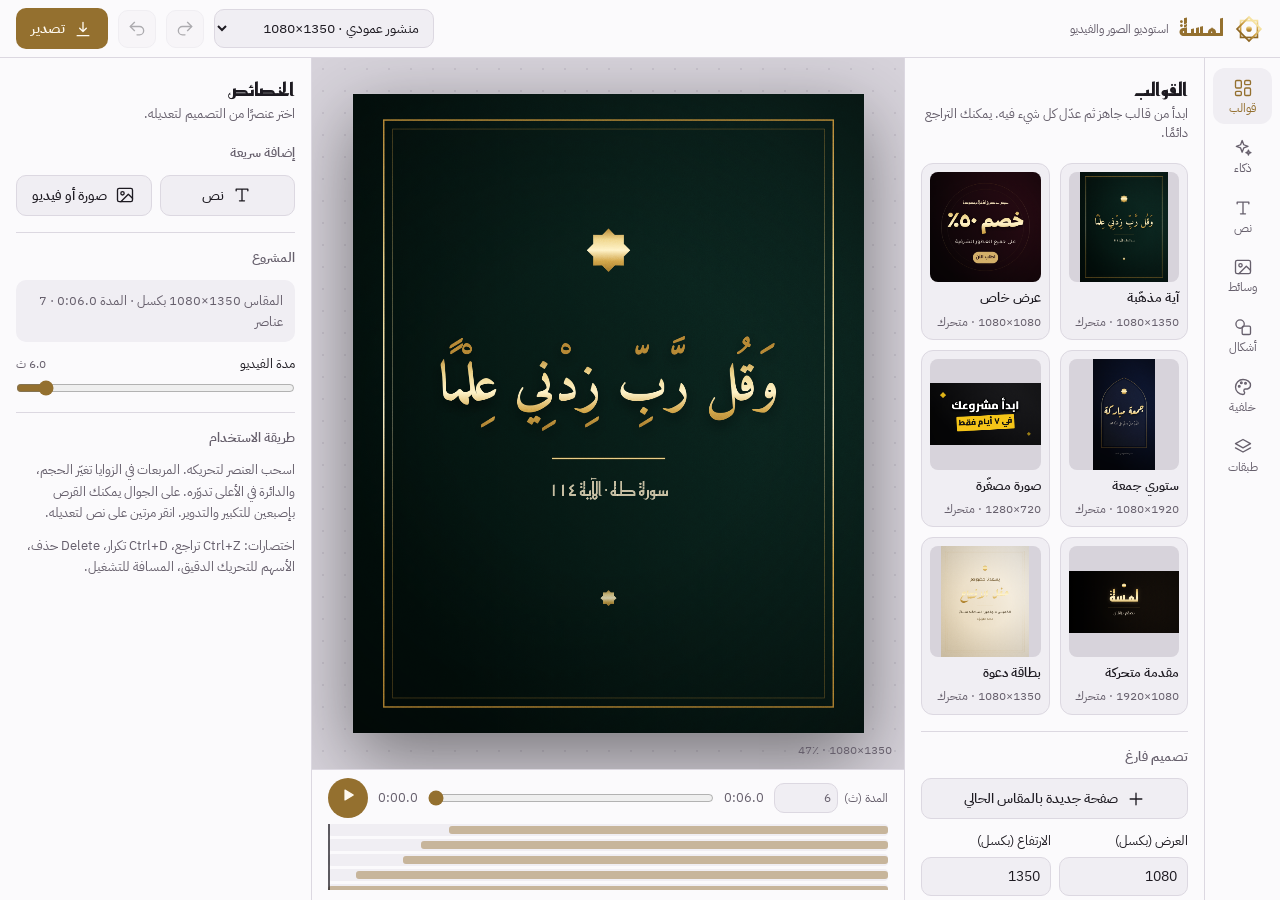
<file: index.html>
<!doctype html>
<html lang="ar" dir="rtl">
<head>
<meta charset="utf-8">
<meta name="viewport" content="width=device-width,initial-scale=1">
<title>استوديو لمسة</title>
<meta name="description" content="استوديو مجاني لتصميم الصور والفيديو يعمل من المتصفح مباشرة، دون تثبيت.">
<meta name="theme-color" content="#121015">
<link rel="preconnect" href="https://fonts.googleapis.com">
<link rel="preconnect" href="https://fonts.gstatic.com" crossorigin>
<link rel="stylesheet" href="https://fonts.googleapis.com/css2?family=Amiri:wght@400;700&family=Aref+Ruqaa:wght@400;700&family=Cairo:wght@400;700;900&family=Changa:wght@400;700;800&family=El+Messiri:wght@400;700&family=IBM+Plex+Sans+Arabic:wght@400;500;600&family=Lalezar&family=Marhey:wght@400;700&family=Noto+Kufi+Arabic:wght@400;700;900&family=Playfair+Display:wght@400;700;900&family=Reem+Kufi:wght@400;700&family=Scheherazade+New:wght@400;700&family=Tajawal:wght@400;500;700;900&display=swap">
<style>
/* Layout: editor shell. Tool rail and tool panel on the reading (right) side, stage in the centre, properties opposite; on phones the stage sits over a sheet with a bottom tab bar. */
:root{
  --ink:#121015; --panel:#19161d; --raise:#231f28; --line:#302a35; --fg:#f2ece2; --muted:#a0969d;
  --gold:#d4b06a; --gold-hi:#f0d79c; --on-gold:#1a1408; --danger:#e57361; --stage:#0b090d; --dot:#1c1820;
  --f-display:"Reem Kufi","Noto Kufi Arabic",serif;
  --f-body:"IBM Plex Sans Arabic","Tajawal",system-ui,sans-serif;
  color-scheme:dark;
}
@media (prefers-color-scheme: light){
  :root:not([data-theme="dark"]){ --ink:#e9e7ec; --panel:#fbfafc; --raise:#f0eef3; --line:#dcd8e1; --fg:#1d1a21; --muted:#665f6c;
    --gold:#94702f; --gold-hi:#7a5a1f; --on-gold:#fffaf0; --danger:#b8442f; --stage:#d7d3db; --dot:#c9c4ce; color-scheme:light }
}
:root[data-theme="light"]{ --ink:#e9e7ec; --panel:#fbfafc; --raise:#f0eef3; --line:#dcd8e1; --fg:#1d1a21; --muted:#665f6c;
  --gold:#94702f; --gold-hi:#7a5a1f; --on-gold:#fffaf0; --danger:#b8442f; --stage:#d7d3db; --dot:#c9c4ce; color-scheme:light }
:root[data-theme="dark"]{ --ink:#121015; --panel:#19161d; --raise:#231f28; --line:#302a35; --fg:#f2ece2; --muted:#a0969d;
  --gold:#d4b06a; --gold-hi:#f0d79c; --on-gold:#1a1408; --danger:#e57361; --stage:#0b090d; --dot:#1c1820; color-scheme:dark }

*{box-sizing:border-box}
[hidden]{display:none!important}
html,body{height:100%}
body{margin:0;background:var(--ink);color:var(--fg);font:14px/1.5 var(--f-body);-webkit-font-smoothing:antialiased;overflow:hidden}
button,input,select,textarea{font:inherit;color:inherit}
button{cursor:pointer}
:focus-visible{outline:2px solid var(--gold);outline-offset:2px}
svg.i{width:20px;height:20px;flex:none;fill:none;stroke:currentColor;stroke-width:1.6;stroke-linecap:round;stroke-linejoin:round}

.app{height:100%;display:grid;grid-template-columns:76px 300px minmax(0,1fr) 312px;grid-template-rows:58px minmax(0,1fr) auto;
  grid-template-areas:"top top top top" "rail tools stage props" "rail tools time props"}

/* top bar */
.top{grid-area:top;display:flex;align-items:center;gap:10px;padding-inline:16px;background:var(--panel);border-bottom:1px solid var(--line);min-width:0}
.brand{display:flex;align-items:center;gap:10px;margin-inline-end:auto;min-width:0}
.brand svg{width:30px;height:30px;flex:none}
.brand b{font:700 23px/1 var(--f-display);color:var(--gold)}
.brand small{color:var(--muted);font-size:12px;white-space:nowrap}
.top select{max-width:220px;min-width:0;padding:7px 10px;border-radius:10px;border:1px solid var(--line);background:var(--raise)}
.ibtn{display:inline-grid;place-items:center;width:38px;height:38px;border-radius:10px;border:1px solid var(--line);background:var(--raise);color:var(--fg);padding:0;flex:none}
.ibtn:disabled{opacity:.35;cursor:default}
.ibtn.sm{width:32px;height:32px;border-radius:8px}
.ibtn.sm svg.i{width:17px;height:17px}
.btn{display:inline-flex;align-items:center;justify-content:center;gap:8px;padding:9px 14px;border-radius:10px;border:1px solid var(--line);background:var(--raise);color:var(--fg);font-weight:500;text-align:center}
.btn:hover,.ibtn:hover:not(:disabled){border-color:color-mix(in srgb,var(--gold) 55%,var(--line))}
.btn.gold{background:var(--gold);color:var(--on-gold);border-color:transparent;font-weight:600}
.btn.gold:hover{background:var(--gold-hi);color:var(--on-gold)}
.btn.block{width:100%}
.btn.danger{color:var(--danger)}

/* rail */
.rail{grid-area:rail;display:flex;flex-direction:column;gap:4px;padding:10px 8px;background:var(--panel);border-inline-end:1px solid var(--line);overflow:auto}
.rail button{display:grid;justify-items:center;gap:4px;padding:10px 2px 8px;border:0;border-radius:12px;background:none;color:var(--muted);font-size:11.5px;line-height:1.2}
.rail button[aria-current="true"]{background:var(--raise);color:var(--gold)}
.rail button:hover{color:var(--fg)}
.rail .only-m{display:none}

/* panels */
.panel{background:var(--panel);overflow:auto;padding:4px 16px 40px;min-width:0}
.tools{grid-area:tools;border-inline-end:1px solid var(--line)}
.props{grid-area:props;border-inline-start:1px solid var(--line)}
.ptitle{font:700 18px/1.3 var(--f-display);margin:16px 0 4px;color:var(--fg)}
.psub{margin:0 0 4px;color:var(--muted);font-size:12.5px}
.sec{display:grid;gap:12px;padding-block:16px;border-bottom:1px solid var(--line)}
.sec:last-child{border-bottom:0}
.sec>h3{margin:0;font-size:12.5px;font-weight:600;color:var(--muted)}
.ctl{display:grid;gap:6px;min-width:0}
.ctl>label{display:flex;justify-content:space-between;align-items:baseline;gap:8px;font-size:13px}
.ctl output{color:var(--muted);font-variant-numeric:tabular-nums;font-size:12px}
input[type=range]{width:100%;accent-color:var(--gold);margin:0;direction:ltr}
input[type=color]{width:40px;height:30px;padding:0;border:1px solid var(--line);border-radius:8px;background:none;flex:none}
input[type=number],input[type=text],select,textarea{width:100%;padding:8px 10px;border-radius:10px;border:1px solid var(--line);background:var(--raise)}
textarea{resize:vertical;min-height:84px;line-height:1.6}
.row2{display:grid;grid-template-columns:1fr 1fr;gap:8px}
.row3{display:grid;grid-template-columns:repeat(3,1fr);gap:8px}
.colrow{display:flex;gap:10px;align-items:center}
.sw{display:flex;flex-wrap:wrap;gap:5px}
.sw button{width:20px;height:20px;border-radius:50%;border:1px solid var(--line);background:var(--c);padding:0}
.seg{display:flex;flex-wrap:wrap;gap:3px;padding:3px;border-radius:11px;background:var(--raise)}
.seg button{flex:1 1 auto;padding:6px 8px;border:0;border-radius:8px;background:none;color:var(--muted);font-size:12.5px;white-space:nowrap}
.seg button[aria-pressed="true"]{background:var(--panel);color:var(--gold);box-shadow:0 0 0 1px var(--line)}
.tog{display:flex;justify-content:space-between;align-items:center;gap:10px;font-size:13px;cursor:pointer}
.tog input{appearance:none;width:38px;height:22px;border-radius:22px;background:var(--line);position:relative;margin:0;cursor:pointer;flex:none;transition:background .15s}
.tog input::after{content:"";position:absolute;top:3px;inset-inline-start:3px;width:16px;height:16px;border-radius:50%;background:var(--fg);transition:inset-inline-start .15s}
.tog input:checked{background:var(--gold)}
.tog input:checked::after{inset-inline-start:19px;background:var(--on-gold)}
.hint{margin:0;color:var(--muted);font-size:12.5px;line-height:1.7}
.note{padding:10px 12px;border-radius:10px;background:var(--raise);color:var(--muted);font-size:12.5px;line-height:1.7}

/* cards */
.grid2{display:grid;grid-template-columns:repeat(2,minmax(0,1fr));gap:10px}
.grid3{display:grid;grid-template-columns:repeat(3,minmax(0,1fr));gap:8px}
.card{display:grid;gap:6px;padding:8px;border-radius:12px;border:1px solid var(--line);background:var(--raise);text-align:start;min-width:0}
.card:hover{border-color:var(--gold)}
.card canvas,.card .thumb{width:100%;aspect-ratio:1;object-fit:contain;border-radius:8px;background:var(--stage);display:block}
.card span{font-weight:600;font-size:13px}
.card small{color:var(--muted);font-size:11.5px;font-variant-numeric:tabular-nums}
.style-card{min-height:84px;display:grid;place-items:center;padding:10px 6px;border-radius:12px;border:1px solid var(--line);background:#141116;color:#fff;font-size:24px;line-height:1.2;overflow:hidden}
.style-card:hover{border-color:var(--gold)}
.shape-btn{aspect-ratio:1;display:grid;place-items:center;border-radius:12px;border:1px solid var(--line);background:var(--raise);padding:6px}
.shape-btn:hover{border-color:var(--gold)}
.shape-btn canvas{width:100%;height:100%}
.fonts{display:grid;grid-template-columns:repeat(2,minmax(0,1fr));gap:6px}
.fonts button{padding:8px 6px;border-radius:10px;border:1px solid var(--line);background:var(--raise);font-size:17px;line-height:1.3;white-space:nowrap;overflow:hidden;text-overflow:ellipsis}
.fonts button[aria-pressed="true"]{border-color:var(--gold);color:var(--gold)}
.grads{display:grid;grid-template-columns:repeat(5,minmax(0,1fr));gap:6px}
.grads button{aspect-ratio:1;border-radius:10px;border:1px solid var(--line);background:var(--g);padding:0}
.media-thumb{position:relative;aspect-ratio:1;border-radius:10px;overflow:hidden;border:1px solid var(--line);background:var(--stage);padding:0}
.media-thumb img,.media-thumb video{width:100%;height:100%;object-fit:cover;display:block}
.ai-res{display:grid;gap:6px;padding:6px;border-radius:12px;border:1px solid var(--line);background:var(--raise)}
.ai-res img{width:100%;aspect-ratio:1;object-fit:cover;border-radius:8px;display:block;background:var(--stage)}
.ai-res .row2 .btn{padding:6px 8px;font-size:12.5px}
.chips{display:flex;flex-wrap:wrap;gap:6px}
.chips button{padding:5px 10px;border-radius:20px;border:1px solid var(--line);background:var(--raise);font-size:12.5px;color:var(--muted)}
.chips button:hover{color:var(--fg);border-color:var(--gold)}
.busy{display:flex;align-items:center;gap:10px}
.busy i{width:16px;height:16px;border-radius:50%;border:2px solid var(--line);border-top-color:var(--gold);animation:spin .8s linear infinite;flex:none}
@keyframes spin{to{transform:rotate(360deg)}}
.media-thumb em{position:absolute;inset-inline-start:4px;bottom:4px;font-style:normal;font-size:10.5px;padding:1px 6px;border-radius:6px;background:rgb(0 0 0 / .6);color:#fff}

/* layers list */
.layers{display:grid;gap:6px}
.layer{display:flex;align-items:center;gap:8px;padding:6px 8px;border-radius:10px;border:1px solid var(--line);background:var(--raise);min-width:0}
.layer[aria-selected="true"]{border-color:var(--gold)}
.layer .nm{flex:1;min-width:0;white-space:nowrap;overflow:hidden;text-overflow:ellipsis;background:none;border:0;text-align:start;padding:4px 0}
.layer .ibtn{width:28px;height:28px;border-radius:7px;background:none;border-color:transparent}
.layer .ibtn svg.i{width:16px;height:16px}
.layer .ty{color:var(--gold);display:grid}
.phead{display:flex;align-items:center;gap:10px;padding-block:14px 12px;border-bottom:1px solid var(--line)}
.phead>div:first-child{flex:1;min-width:0;display:grid}
.phead small{color:var(--muted);font-size:12px}
.phead strong{font:700 16px/1.3 var(--f-display);white-space:nowrap;overflow:hidden;text-overflow:ellipsis}
.acts{display:flex;gap:6px}

/* stage */
.stage{grid-area:stage;position:relative;display:grid;place-items:center;overflow:hidden;background-color:var(--stage);
  background-image:radial-gradient(var(--dot) 1px,transparent 1.2px);background-size:22px 22px;touch-action:none}
.stage canvas{display:block;box-shadow:0 24px 70px rgb(0 0 0 / .45),0 0 0 1px rgb(255 255 255 / .06);touch-action:none;cursor:default}
.stage.drop::after{content:"أفلت الملفات هنا";position:absolute;inset:16px;display:grid;place-items:center;border:2px dashed var(--gold);border-radius:18px;background:rgb(0 0 0 / .45);color:#fff;font:700 22px var(--f-display)}
.zoomtag{position:absolute;bottom:10px;inset-inline-start:12px;font-size:11.5px;color:var(--muted);font-variant-numeric:tabular-nums;pointer-events:none}

/* timeline */
.time{grid-area:time;background:var(--panel);border-top:1px solid var(--line);padding:8px 16px 10px;display:grid;gap:6px;min-width:0}
.tbar{display:flex;align-items:center;gap:10px;direction:ltr;min-width:0}
.tbar .play{width:40px;height:40px;border-radius:50%;background:var(--gold);color:var(--on-gold);border:0}
.tbar .play svg.i{width:18px;height:18px}
.tbar .tc{font-variant-numeric:tabular-nums;font-size:12.5px;color:var(--muted);white-space:nowrap}
.tbar input[type=range]{flex:1;min-width:60px}
.tbar label{display:flex;align-items:center;gap:6px;font-size:12px;color:var(--muted);direction:rtl;white-space:nowrap}
.tbar input[type=number]{width:64px;padding:5px 6px}
.tracks{position:relative;direction:ltr;display:grid;gap:3px;max-height:66px;overflow:auto}
.track{position:relative;height:12px;border-radius:4px;background:var(--raise);cursor:pointer;border:0;padding:0;width:100%}
.track i{position:absolute;top:2px;bottom:2px;border-radius:3px;background:color-mix(in srgb,var(--gold) 45%,var(--raise))}
.track[aria-selected="true"] i{background:var(--gold)}
.playhead{position:absolute;top:0;bottom:0;width:2px;background:var(--fg);pointer-events:none;opacity:.7}

/* modal + toast */
.modal{position:fixed;inset:0;z-index:50;display:grid;place-items:center;padding:16px;background:rgb(0 0 0 / .55)}
.sheet{width:min(480px,100%);max-height:100%;overflow:auto;background:var(--panel);border:1px solid var(--line);border-radius:18px;padding:20px;display:grid;gap:16px}
.sheet header{display:flex;align-items:center;justify-content:space-between;gap:10px}
.sheet h2{margin:0;font:700 20px/1.3 var(--f-display)}
.exgrid{display:grid;gap:8px}
.exopt{display:flex;align-items:center;gap:12px;padding:12px 14px;border-radius:12px;border:1px solid var(--line);background:var(--raise);text-align:start;width:100%}
.exopt:hover{border-color:var(--gold)}
.exopt span{display:grid;flex:1}
.exopt b{font-weight:600}
.exopt small{color:var(--muted);font-size:12px}
.exopt svg.i{color:var(--gold)}
.progress{height:8px;border-radius:8px;background:var(--raise);overflow:hidden}
.progress i{display:block;height:100%;width:0;background:var(--gold);transition:width .2s linear}
.toast{position:fixed;z-index:60;inset-inline:0;margin-inline:auto;bottom:calc(24px + env(safe-area-inset-bottom,0px));width:max-content;max-width:calc(100% - 32px);
  padding:10px 16px;border-radius:12px;background:var(--fg);color:var(--ink);font-weight:500;box-shadow:0 10px 30px rgb(0 0 0 / .3);transition:opacity .2s,transform .2s}
.toast[data-hide]{opacity:0;transform:translateY(8px);pointer-events:none}
.pool{position:fixed;width:1px;height:1px;opacity:0;pointer-events:none;overflow:hidden;inset-inline-start:0;top:0}

@media (max-width: 959px){
  .app{grid-template-columns:minmax(0,1fr);grid-template-rows:54px minmax(0,1fr) auto minmax(0,42%) auto;
    grid-template-areas:"top" "stage" "time" "tools" "rail"}
  .props{grid-area:tools;border:0}
  .tools{border:0}
  .app:not(.show-props) .props{display:none}
  .app.show-props .tools{display:none}
  .rail{flex-direction:row;gap:2px;padding:4px 6px;border-inline-end:0;border-top:1px solid var(--line);overflow-x:auto}
  .rail button{flex:1 0 54px;padding:7px 2px 6px;font-size:10.5px}
  .rail .only-m{display:grid}
  .top{padding-inline:12px;gap:8px}
  .brand small,.hide-m{display:none}
  .top select{max-width:150px;font-size:12.5px;padding:6px 8px}
  .ibtn{width:34px;height:34px}
  .time{padding:6px 12px 8px}
  .tracks{display:none}
  .grid2{grid-template-columns:repeat(auto-fill,minmax(140px,1fr))}
  .fonts{grid-template-columns:repeat(auto-fill,minmax(120px,1fr))}
}
@media (max-width: 440px){ #exportBtn span{display:none} #exportBtn{padding:8px 10px} .brand b{font-size:20px} }
@media (prefers-reduced-motion: reduce){ *{transition:none!important} }
</style>
</head>
<body>
<div class="app" id="app">
  <header class="top">
    <div class="brand">
      <svg viewBox="0 0 32 32" aria-hidden="true"><defs><linearGradient id="lg" x1="0" y1="0" x2="0" y2="1"><stop offset="0" stop-color="#f6e3a1"/><stop offset=".55" stop-color="#c99a3d"/><stop offset="1" stop-color="#8c6421"/></linearGradient></defs>
        <g fill="none" stroke="url(#lg)" stroke-width="1.8"><rect x="7" y="7" width="18" height="18"/><rect x="7" y="7" width="18" height="18" transform="rotate(45 16 16)"/></g><circle cx="16" cy="16" r="3" fill="url(#lg)"/></svg>
      <b>لمسة</b><small>استوديو الصور والفيديو</small>
    </div>
    <select id="sizeSel" aria-label="مقاس التصميم"></select>
    <button class="ibtn" id="undoBtn" title="تراجع (Ctrl+Z)" aria-label="تراجع"></button>
    <button class="ibtn" id="redoBtn" title="إعادة (Ctrl+Y)" aria-label="إعادة"></button>
    <button class="btn gold" id="exportBtn"></button>
  </header>

  <nav class="rail" id="rail" aria-label="الأدوات"></nav>
  <aside class="panel tools" id="tools" aria-label="لوحة الأدوات"></aside>

  <main class="stage" id="stage">
    <canvas id="cv" width="1080" height="1080" aria-label="مساحة التصميم"></canvas>
    <span class="zoomtag" id="zoomTag"></span>
  </main>

  <section class="time" aria-label="الخط الزمني">
    <div class="tbar">
      <button class="play" id="playBtn" aria-label="تشغيل المعاينة"></button>
      <span class="tc" id="tcur">0:00.0</span>
      <input type="range" id="scrub" min="0" max="6" step="0.01" value="0" aria-label="الوقت">
      <span class="tc" id="tdur">0:06.0</span>
      <label class="hide-m" for="durIn">المدة (ث)<input type="number" id="durIn" min="1" max="600" step="0.5" value="6"></label>
    </div>
    <div class="tracks" id="tracks"></div>
  </section>

  <aside class="panel props" id="props" aria-label="خصائص العنصر"></aside>
</div>

<div class="modal" id="exportModal" hidden>
  <div class="sheet" role="dialog" aria-modal="true" aria-labelledby="exTitle">
    <header><h2 id="exTitle">تصدير التصميم</h2><button class="ibtn sm" id="exClose" aria-label="إغلاق"></button></header>
    <div id="exChoose" class="exgrid">
      <div class="ctl"><label><span>دقة الصورة</span></label><div class="seg" id="exScale"></div></div>
      <button class="exopt" data-fmt="png"><span><b>صورة PNG</b><small>أعلى جودة، مناسبة للطباعة والشعارات</small></span></button>
      <button class="exopt" data-fmt="jpg"><span><b>صورة JPG</b><small>حجم أصغر للنشر السريع</small></span></button>
      <button class="exopt" data-fmt="video"><span><b id="exVidName">فيديو</b><small id="exVidSub"></small></span></button>
      <p class="hint" id="exNote"></p>
    </div>
    <div id="exProg" class="exgrid" hidden>
      <p class="hint" id="exProgTxt">جارِ تسجيل الفيديو… ابقَ في هذه الصفحة حتى ينتهي.</p>
      <div class="progress"><i id="exBar"></i></div>
      <button class="btn" id="exCancel">إلغاء التصدير</button>
    </div>
  </div>
</div>
<div class="toast" id="toast" data-hide role="status" aria-live="polite"></div>
<div class="pool" id="pool" aria-hidden="true"></div>
<input type="file" id="fileIn" hidden>

<script>
'use strict';
document.documentElement.lang = 'ar';
document.documentElement.dir = 'rtl';

/* ---------- helpers ---------- */
const $ = (s, r = document) => r.querySelector(s);
const DEG = Math.PI / 180;
const clamp = (v, a = 0, b = 1) => Math.min(b, Math.max(a, v));
const uid = () => Math.random().toString(36).slice(2, 10);
const easeOut = p => 1 - Math.pow(1 - p, 3);
const backOut = p => { const c = 1.9; return 1 + (c + 1) * Math.pow(p - 1, 3) + c * Math.pow(p - 1, 2); };
const isAr = s => /[؀-ۿݐ-ݿﭐ-﷿ﹰ-﻿]/.test(s || '');
const fmtT = t => `\u2066${Math.floor(t / 60)}:${(t % 60).toFixed(1).padStart(4, '0')}\u2069`;
const dim = (w, hh) => `\u2066${w}×${hh}\u2069`;
const isObj = v => v && typeof v === 'object' && !Array.isArray(v);
function merge(t, ...ss) { for (const s of ss) for (const k in s) { if (isObj(s[k]) && isObj(t[k])) merge(t[k], s[k]); else t[k] = isObj(s[k]) ? merge({}, s[k]) : s[k]; } return t; }
function hexA(hex, a = 1) { const n = parseInt(hex.slice(1), 16); return `rgba(${n >> 16 & 255},${n >> 8 & 255},${n & 255},${a})`; }
function once(el, ev) { return new Promise((res, rej) => { el.addEventListener(ev, res, { once: true }); el.addEventListener('error', () => rej(new Error('load')), { once: true }); }); }
function h(tag, attrs = {}, ...kids) {
  const el = document.createElement(tag); let val;
  for (const [k, v] of Object.entries(attrs || {})) {
    if (v == null || v === false) continue;
    if (k === 'class') el.className = v;
    else if (k === 'value') val = v;
    else if (k.startsWith('on') && typeof v === 'function') el.addEventListener(k.slice(2), v);
    else el.setAttribute(k, v === true ? '' : v);
  }
  for (const c of kids.flat(Infinity)) if (c != null && c !== false) el.append(c.nodeType ? c : document.createTextNode(c));
  if (val !== undefined) el.value = val;
  return el;
}
const ICONS = {
  templates: '<rect x="3" y="3" width="7" height="9" rx="1.5"/><rect x="14" y="3" width="7" height="5" rx="1.5"/><rect x="14" y="12" width="7" height="9" rx="1.5"/><rect x="3" y="16" width="7" height="5" rx="1.5"/>',
  text: '<path d="M5 7V5h14v2M12 5v14M9 19h6"/>',
  media: '<rect x="3" y="4" width="18" height="16" rx="2"/><circle cx="9" cy="10" r="2"/><path d="m21 16-5-5-9 9"/>',
  shapes: '<circle cx="8.5" cy="8.5" r="5"/><rect x="11" y="11" width="10" height="10" rx="1.5"/>',
  bg: '<path d="M12 3a9 9 0 1 0 0 18c1.1 0 2-.9 2-2 0-.5-.2-1-.5-1.3-.3-.4-.5-.8-.5-1.3 0-1.1.9-2 2-2h2.3A4.7 4.7 0 0 0 21 9.7C21 5.9 17 3 12 3Z"/><circle cx="7.5" cy="11" r="1"/><circle cx="10" cy="7" r="1"/><circle cx="15" cy="7.5" r="1"/>',
  layers: '<path d="m12 3 9 5-9 5-9-5 9-5Z"/><path d="m3 13 9 5 9-5"/>',
  props: '<path d="M4 6h9M17 6h3M4 12h3M11 12h9M4 18h11M19 18h1"/><circle cx="15" cy="6" r="2"/><circle cx="9" cy="12" r="2"/><circle cx="17" cy="18" r="2"/>',
  undo: '<path d="m15 14 5-5-5-5"/><path d="M20 9H9a5 5 0 0 0 0 10h3"/>',
  redo: '<path d="M9 14 4 9l5-5"/><path d="M4 9h11a5 5 0 0 1 0 10h-3"/>',
  download: '<path d="M12 4v11m0 0-4-4m4 4 4-4M5 20h14"/>',
  play: '<path d="M8 5.5v13l11-6.5-11-6.5Z" fill="currentColor"/>',
  pause: '<rect x="6.5" y="5" width="4" height="14" rx="1" fill="currentColor"/><rect x="13.5" y="5" width="4" height="14" rx="1" fill="currentColor"/>',
  trash: '<path d="M4 7h16M10 11v6M14 11v6M6 7l1 13h10l1-13M9 7V4h6v3"/>',
  copy: '<rect x="8" y="8" width="12" height="12" rx="2"/><path d="M16 8V5a1 1 0 0 0-1-1H5a1 1 0 0 0-1 1v10a1 1 0 0 0 1 1h3"/>',
  up: '<path d="m6 15 6-6 6 6"/>', down: '<path d="m6 9 6 6 6-6"/>',
  eye: '<path d="M2 12s3.5-7 10-7 10 7 10 7-3.5 7-10 7S2 12 2 12Z"/><circle cx="12" cy="12" r="3"/>',
  eyeoff: '<path d="M3 3l18 18M10.6 5.1A10 10 0 0 1 12 5c6.5 0 10 7 10 7a17 17 0 0 1-3 3.8M6.3 6.3A17 17 0 0 0 2 12s3.5 7 10 7a9.6 9.6 0 0 0 5.7-1.8"/>',
  lock: '<rect x="5" y="11" width="14" height="10" rx="2"/><path d="M8 11V7a4 4 0 0 1 8 0v4"/>',
  unlock: '<rect x="5" y="11" width="14" height="10" rx="2"/><path d="M8 11V7a4 4 0 0 1 7.5-2"/>',
  video: '<rect x="3" y="6" width="13" height="12" rx="2"/><path d="m16 10 5-3v10l-5-3"/>',
  music: '<path d="M9 18V5l11-2v13"/><circle cx="6" cy="18" r="3"/><circle cx="17" cy="16" r="3"/>',
  film: '<rect x="3" y="3" width="18" height="18" rx="2"/><path d="M7 3v18M17 3v18M3 8h4M3 16h4M17 8h4M17 16h4"/>',
  plus: '<path d="M12 5v14M5 12h14"/>',
  ai: '<path d="M11 3l1.9 5.1L18 10l-5.1 1.9L11 17l-1.9-5.1L4 10l5.1-1.9L11 3Z"/><path d="M18.5 14.5l.8 2.2 2.2.8-2.2.8-.8 2.2-.8-2.2-2.2-.8 2.2-.8.8-2.2Z"/>', close: '<path d="M6 6l12 12M18 6 6 18"/>',
  shape: '<path d="m12 3 2.6 5.6 6 .7-4.5 4.1 1.2 6L12 16.4 6.7 19.4l1.2-6L3.4 9.3l6-.7L12 3Z"/>',
  image: '<rect x="3" y="4" width="18" height="16" rx="2"/><circle cx="9" cy="10" r="2"/><path d="m21 16-5-5-9 9"/>',
  flipx: '<path d="M12 3v18M9 7 4 12l5 5V7ZM15 7l5 5-5 5V7Z"/>',
  flipy: '<path d="M3 12h18M7 9l5-5 5 5H7ZM7 15l5 5 5-5H7Z"/>',
  front: '<rect x="8" y="8" width="12" height="12" rx="2" fill="currentColor" fill-opacity=".25"/><path d="M4 16V5a1 1 0 0 1 1-1h11"/>',
  back: '<rect x="4" y="4" width="12" height="12" rx="2"/><path d="M20 8v11a1 1 0 0 1-1 1H8"/>',
};
const icon = n => { const s = document.createElementNS('http://www.w3.org/2000/svg', 'svg'); s.setAttribute('viewBox', '0 0 24 24'); s.setAttribute('class', 'i'); s.setAttribute('aria-hidden', 'true'); s.innerHTML = ICONS[n] || ''; return s; };

/* ---------- design data ---------- */
const FONTS = [
  ['Amiri', 'أميري'], ['Aref Ruqaa', 'رقعة عارف'], ['Reem Kufi', 'ريم كوفي'], ['Cairo', 'القاهرة'],
  ['Tajawal', 'تجوال'], ['El Messiri', 'المسيري'], ['Lalezar', 'لاله‌زار'], ['Changa', 'تشانجا'],
  ['Marhey', 'مرحى'], ['Noto Kufi Arabic', 'نوتو كوفي'], ['Scheherazade New', 'شهرزاد'], ['Playfair Display', 'Playfair'],
];
const METALS = {
  gold: ['#b88a36', '#f0d78f', '#fff3c9', '#d4a84c', '#a87d2e'],
  silver: ['#8d9196', '#dde1e6', '#ffffff', '#b2b7bd', '#878b91'],
  rose: ['#a8645a', '#ebbba8', '#fde3d6', '#cf8c78', '#a35d52'],
};
const SWATCHES = ['#ffffff', '#f2e6c9', '#d4b06a', '#9b7428', '#141116', '#0d2b24', '#5a1023', '#0f1f3d', '#4cc9ff', '#e85d4a'];
const GRADS = [
  ['زمردي', '#0e2c25', '#03110d'], ['عنابي', '#2a0b14', '#0b0507'], ['كحلي', '#101a38', '#05070f'], ['فحمي', '#211b16', '#000000'],
  ['بنفسجي ملكي', '#29123a', '#0a0410'], ['فيروزي', '#123540', '#041216'], ['ذهبي داكن', '#3a2a14', '#0e0a05'], ['عاجي', '#f7f1e6', '#e6d6b8'],
  ['وردي هادئ', '#f6e4e1', '#d9b2ad'], ['سماوي', '#dfeaf3', '#a9c3d8'],
];
const SIZES = [
  [1080, 1080, 'منشور مربع'], [1080, 1350, 'منشور عمودي'], [1080, 1920, 'ستوري وريلز'], [1920, 1080, 'فيديو يوتيوب'],
  [1280, 720, 'صورة مصغّرة'], [1640, 624, 'غلاف فيسبوك'], [1500, 500, 'غلاف X'], [2480, 3508, 'A4 للطباعة'],
];
const F0 = { bright: 100, contrast: 100, sat: 100, blur: 0, hue: 0, gray: 0, sepia: 0 };
const FILTERS = [
  ['أصلي', {}], ['دافئ', { sepia: 25, sat: 115, bright: 103 }], ['بارد', { sat: 85, hue: 12, contrast: 105 }],
  ['أبيض وأسود', { gray: 100, contrast: 115 }], ['كلاسيكي', { sepia: 60, contrast: 95, bright: 105 }],
  ['درامي', { contrast: 140, sat: 80, bright: 92 }], ['حيوي', { sat: 145, contrast: 110 }], ['حالم', { bright: 110, contrast: 85, sat: 110, blur: 1 }],
];
const IN_ANIMS = [['none', 'بدون'], ['fade', 'ظهور'], ['up', 'صعود'], ['down', 'نزول'], ['right', 'من اليمين'], ['left', 'من اليسار'], ['zoom', 'تكبير'], ['pop', 'قفزة'], ['blur', 'من الضباب'], ['spin', 'دوران'], ['type', 'آلة كاتبة']];
const OUT_ANIMS = [['none', 'بدون'], ['fade', 'اختفاء'], ['zoom', 'تصغير'], ['down', 'هبوط'], ['blur', 'إلى الضباب']];
const LOOPS = [['none', 'بدون'], ['pulse', 'نبض'], ['float', 'طفو'], ['kenburns', 'زووم سينمائي'], ['sway', 'تمايل']];
const SHAPES = [['rect', 'مستطيل'], ['ellipse', 'دائرة'], ['triangle', 'مثلث'], ['star', 'نجمة'], ['star8', 'نجمة ثمانية'], ['hexagon', 'سداسي'], ['diamond', 'معيّن'], ['arch', 'قوس محراب'], ['line', 'خط']];
const SHAPE_NAMES = Object.fromEntries(SHAPES);
const TYPE_NAMES = { text: 'نص', image: 'صورة', video: 'فيديو', shape: 'شكل' };

const defaultBg = () => ({ type: 'gradient', c1: '#0e2c25', c2: '#03110d', angle: 160, mediaId: null, blur: 0, dim: 0, vignette: 40, grain: 10 });
const newDoc = (w, h, bg) => ({ w, h, duration: 6, bg: merge(defaultBg(), bg || {}), layers: [], audio: null });
function baseLayer(D, type) {
  return { id: uid(), type, x: D.w / 2, y: D.h / 2, w: 200, h: 100, rot: 0, opacity: 1, hidden: false, locked: false, flipX: false, flipY: false,
    shadow: { on: false, color: '#000000', alpha: .45, blur: 30, x: 0, y: 12 },
    anim: { in: 'fade', out: 'none', loop: 'none', dur: .8, start: 0, end: null } };
}
const mkText = (D, o) => merge(baseLayer(D, 'text'), {
  text: 'نص جديد', font: 'Cairo', weight: 700, size: 80, lineH: 1.35, align: 'center',
  fill: { type: 'solid', c1: '#ffffff', c2: '#d4b06a', angle: 90 }, stroke: { on: false, color: '#000000', w: 6 },
  box: { on: false, color: '#000000', alpha: .5, pad: 24, radius: 16 } }, o || {});
const mkShape = (D, o) => merge(baseLayer(D, 'shape'), {
  shape: 'rect', w: 320, h: 320, radius: 0, fillOn: true, fill: { type: 'solid', c1: '#d4b06a', c2: '#8c6421', angle: 90 },
  stroke: { on: false, w: 6, fill: { type: 'gold', c1: '#d4b06a', c2: '#ffffff', angle: 90 } } }, o || {});
const mkMedia = (D, type, m, o) => merge(baseLayer(D, type), {
  mediaId: m.id, w: m.w, h: m.h, mask: 'none', radius: 0, fx: 50, fy: 50, border: { on: false, w: 8, color: '#d4b06a' },
  f: { ...F0 }, trim: 0, volume: 1, muted: false }, o || {});

/* ---------- templates ---------- */
const gold = { type: 'gold' };
const TEMPLATES = [
  { name: 'آية مذهّبة', make() {
    const D = newDoc(1080, 1350, { c1: '#0e2c25', c2: '#03110d', vignette: 55, grain: 12 });
    D.layers = [
      mkShape(D, { w: 950, h: 1240, fillOn: false, stroke: { on: true, w: 3, fill: gold }, anim: { dur: 1.4 } }),
      mkShape(D, { w: 912, h: 1202, fillOn: false, opacity: .45, stroke: { on: true, w: 1.5, fill: gold }, anim: { dur: 1.6 } }),
      mkShape(D, { shape: 'star8', y: 330, w: 92, h: 92, fill: gold, anim: { in: 'spin', dur: 1.2, loop: 'sway' } }),
      mkText(D, { text: 'وَقُل رَّبِّ زِدْنِي عِلْمًا', font: 'Amiri', size: 116, y: 630, fill: gold, shadow: { on: true, alpha: .55, blur: 28, y: 10 }, anim: { in: 'up', dur: 1.1, start: .3 } }),
      mkShape(D, { shape: 'line', y: 770, w: 240, h: 3, fill: gold, anim: { in: 'zoom', start: .8 } }),
      mkText(D, { text: 'سورة طه · الآية ١١٤', font: 'Reem Kufi', weight: 400, size: 40, y: 840, fill: { c1: '#e9dcbc' }, opacity: .85, anim: { start: 1 } }),
      mkShape(D, { shape: 'star8', y: 1065, w: 34, h: 34, fill: gold, opacity: .8, anim: { start: 1.3 } }),
    ];
    return D; } },
  { name: 'عرض خاص', make() {
    const D = newDoc(1080, 1080, { c1: '#2a0b14', c2: '#0b0507', angle: 150, vignette: 50 });
    D.layers = [
      mkShape(D, { shape: 'ellipse', w: 860, h: 860, fillOn: false, opacity: .3, stroke: { on: true, w: 2, fill: gold }, anim: { dur: 1.5, loop: 'pulse' } }),
      mkShape(D, { shape: 'ellipse', w: 740, h: 740, fillOn: false, opacity: .16, stroke: { on: true, w: 1.5, fill: gold }, anim: { dur: 1.8 } }),
      mkText(D, { text: 'عرض حصري لفترة محدودة', font: 'Reem Kufi', weight: 400, size: 44, y: 300, fill: { c1: '#ead9b5' }, anim: { in: 'down' } }),
      mkText(D, { text: 'خصم ٥٠٪', font: 'Lalezar', weight: 400, size: 230, y: 510, fill: gold, shadow: { on: true, alpha: .6, blur: 40, y: 14 }, anim: { in: 'pop', start: .3, dur: .9 } }),
      mkText(D, { text: 'على جميع العطور الشرقية', font: 'Tajawal', weight: 500, size: 54, y: 690, fill: { c1: '#f4ece0' }, anim: { start: .8 } }),
      mkText(D, { text: 'اطلب الآن', font: 'Cairo', weight: 700, size: 46, y: 840, fill: { c1: '#1f0a10' }, box: { on: true, color: '#d4b06a', alpha: 1, pad: 26, radius: 60 }, anim: { in: 'up', start: 1.1, loop: 'pulse' } }),
    ];
    return D; } },
  { name: 'ستوري جمعة', make() {
    const D = newDoc(1080, 1920, { c1: '#101a38', c2: '#05070f', vignette: 60, grain: 12 });
    D.layers = [
      mkShape(D, { shape: 'arch', y: 930, w: 720, h: 1150, fill: { c1: '#ffffff' }, opacity: .04, anim: { dur: 1.6 } }),
      mkShape(D, { shape: 'arch', y: 930, w: 780, h: 1210, fillOn: false, stroke: { on: true, w: 4, fill: gold }, anim: { dur: 1.4 } }),
      mkShape(D, { shape: 'star8', y: 560, w: 110, h: 110, fill: gold, anim: { in: 'spin', dur: 1.2, loop: 'sway' } }),
      mkText(D, { text: 'جمعة مباركة', font: 'Aref Ruqaa', size: 190, y: 900, fill: gold, shadow: { on: true, alpha: .6, blur: 36, y: 12 }, anim: { in: 'zoom', start: .3, dur: 1.1, loop: 'float' } }),
      mkText(D, { text: 'اللّٰهمّ صلِّ وسلّم على نبيّنا محمد', font: 'Amiri', weight: 400, size: 56, y: 1120, fill: { c1: '#efe6d2' }, anim: { in: 'up', start: .9 } }),
      mkText(D, { text: 'شاركها مع من تحب', font: 'Tajawal', weight: 400, size: 38, y: 1640, fill: { c1: '#efe6d2' }, opacity: .7, anim: { start: 1.4 } }),
    ];
    return D; } },
  { name: 'صورة مصغّرة', make() {
    const D = newDoc(1280, 720, { c1: '#1c1c1f', c2: '#060607', angle: 120, vignette: 35, grain: 8 });
    D.layers = [
      mkShape(D, { shape: 'diamond', x: 150, y: 140, w: 70, h: 70, fill: { c1: '#f5c518' }, opacity: .9, anim: { in: 'spin' } }),
      mkShape(D, { shape: 'diamond', x: 1140, y: 590, w: 46, h: 46, fill: { c1: '#f5c518' }, opacity: .6, anim: { in: 'spin', start: .3 } }),
      mkText(D, { text: 'ابدأ مشروعك', font: 'Cairo', weight: 900, size: 132, y: 280, stroke: { on: true, color: '#000000', w: 10 }, shadow: { on: true, alpha: .6, blur: 20, y: 10 }, anim: { in: 'right' } }),
      mkText(D, { text: 'في ٧ أيام فقط', font: 'Cairo', weight: 900, size: 92, y: 460, rot: -3, fill: { c1: '#111111' }, box: { on: true, color: '#f5c518', alpha: 1, pad: 22, radius: 10 }, anim: { in: 'pop', start: .4 } }),
    ];
    return D; } },
  { name: 'مقدمة متحركة', make() {
    const D = newDoc(1920, 1080, { c1: '#1d150e', c2: '#000000', angle: 180, vignette: 60, grain: 18 });
    D.duration = 5;
    D.layers = [
      mkShape(D, { shape: 'star8', y: 250, w: 80, h: 80, fill: gold, anim: { in: 'spin', dur: 1.2, loop: 'sway', out: 'fade' } }),
      mkText(D, { text: 'لمسة', font: 'Reem Kufi', size: 280, y: 470, fill: gold, shadow: { on: true, color: '#d4b06a', alpha: .35, blur: 60, y: 0 }, anim: { in: 'pop', start: .4, dur: 1, loop: 'pulse', out: 'fade' } }),
      mkShape(D, { shape: 'line', y: 640, w: 560, h: 3, fill: gold, anim: { in: 'zoom', start: .9, dur: 1, out: 'fade' } }),
      mkText(D, { text: 'نصمّم بإتقان', font: 'El Messiri', weight: 400, size: 70, y: 740, fill: { c1: '#efe4cf' }, anim: { in: 'up', start: 1.3, out: 'fade' } }),
    ];
    return D; } },
  { name: 'بطاقة دعوة', make() {
    const D = newDoc(1080, 1350, { c1: '#f7f1e6', c2: '#e6d6b8', vignette: 15, grain: 8 });
    const brown = { c1: '#6b5226' };
    D.layers = [
      mkShape(D, { w: 960, h: 1230, fillOn: false, stroke: { on: true, w: 2.5, fill: gold } }),
      mkShape(D, { w: 925, h: 1195, fillOn: false, opacity: .5, stroke: { on: true, w: 1, fill: gold } }),
      mkShape(D, { shape: 'star8', y: 270, w: 72, h: 72, fill: gold, anim: { in: 'spin' } }),
      mkText(D, { text: 'يسعدنا حضوركم', font: 'El Messiri', weight: 400, size: 54, y: 410, fill: brown, anim: { start: .3 } }),
      mkText(D, { text: 'حفل الافتتاح', font: 'Aref Ruqaa', size: 150, y: 590, fill: gold, anim: { in: 'zoom', start: .5 } }),
      mkShape(D, { shape: 'line', y: 720, w: 200, h: 2, fill: gold, anim: { in: 'zoom', start: .8 } }),
      mkText(D, { text: 'الخميس ٥ نوفمبر · الساعة ٨ مساءً', font: 'Tajawal', weight: 500, size: 44, y: 810, fill: { c1: '#3a2c14' }, anim: { in: 'up', start: 1 } }),
      mkText(D, { text: 'قاعة اللؤلؤة', font: 'Tajawal', weight: 400, size: 40, y: 890, fill: brown, anim: { in: 'up', start: 1.2 } }),
    ];
    return D; } },
];
const TEXT_STYLES = [
  { n: 'ذهبي ملكي', css: 'font-family:Amiri;font-weight:700;background:linear-gradient(#e9cf86,#fff3c9 45%,#c99a3d 70%,#8c6421);-webkit-background-clip:text;background-clip:text;color:transparent', o: { text: 'الفخامة في التفاصيل', font: 'Amiri', size: 110, fill: gold, shadow: { on: true, alpha: .5, blur: 24, y: 8 } } },
  { n: 'كوفي حديث', css: 'font-family:"Reem Kufi";font-weight:700', o: { text: 'عنوان عصري', font: 'Reem Kufi', size: 100 } },
  { n: 'رقعة', css: 'font-family:"Aref Ruqaa";font-weight:700;color:#f2e6c9', o: { text: 'بكل حب', font: 'Aref Ruqaa', size: 120, fill: { c1: '#f2e6c9' } } },
  { n: 'إعلان جريء', css: 'font-family:Lalezar;-webkit-text-stroke:1.5px #000;paint-order:stroke fill', o: { text: 'عرض اليوم', font: 'Lalezar', weight: 400, size: 150, stroke: { on: true, color: '#000000', w: 8 } } },
  { n: 'شريط عنوان', css: 'font-family:Cairo;font-weight:700;font-size:17px;color:#1a1408;background:#d4b06a;padding:6px 14px;border-radius:40px', o: { text: 'اطلب الآن', font: 'Cairo', size: 60, fill: { c1: '#1a1408' }, box: { on: true, color: '#d4b06a', alpha: 1, pad: 28, radius: 999 } } },
  { n: 'توهّج نيون', css: 'font-family:Changa;font-weight:800;text-shadow:0 0 10px #4cc9ff,0 0 22px #4cc9ff', o: { text: 'سهرة الليلة', font: 'Changa', weight: 800, size: 110, shadow: { on: true, color: '#4cc9ff', alpha: 1, blur: 40, x: 0, y: 0 } } },
  { n: 'فضّي', css: 'font-family:"El Messiri";font-weight:700;background:linear-gradient(#d9dde2,#fff 45%,#a9aeb4 70%,#6c7076);-webkit-background-clip:text;background-clip:text;color:transparent', o: { text: 'إصدار خاص', font: 'El Messiri', size: 110, fill: { type: 'silver' } } },
  { n: 'ترجمة فيديو', css: 'font-family:Tajawal;font-weight:700;font-size:16px;background:rgb(0 0 0 / .65);padding:4px 10px;border-radius:8px', o: { text: 'اكتب الترجمة هنا', font: 'Tajawal', size: 54, box: { on: true, color: '#000000', alpha: .55, pad: 18, radius: 12 }, anim: { in: 'type', dur: 1.2 } } },
];

/* ---------- state ---------- */
let S = newDoc(1080, 1080);
const media = new Map();
let sel = null, T = 0, playing = false, exporting = false, animPreview = false;
let tab = 'templates', guides = [], RS = 1;
let hist = [], hi = -1, booted = false;
const cv = $('#cv'), ctx = cv.getContext('2d');
const mq = matchMedia('(max-width: 959px)');
const cur = () => S.layers.find(l => l.id === sel) || null;
const layerEnd = (l, D = S) => Math.min(l.anim.end ?? D.duration, D.duration);

/* ---------- drawing ---------- */
function rr(p, x, y, w, hh, r) {
  r = Math.max(0, Math.min(r || 0, w / 2, hh / 2));
  p.moveTo(x + r, y); p.arcTo(x + w, y, x + w, y + hh, r); p.arcTo(x + w, y + hh, x, y + hh, r);
  p.arcTo(x, y + hh, x, y, r); p.arcTo(x, y, x + w, y, r); p.closePath(); return p;
}
function poly(p, n, w, hh, inner) {
  const pts = inner === 1 ? n : n * 2;
  for (let i = 0; i < pts; i++) {
    const a = -Math.PI / 2 + i * Math.PI * 2 / pts, r = (inner === 1 || i % 2 === 0) ? 1 : inner;
    const X = Math.cos(a) * w / 2 * r, Y = Math.sin(a) * hh / 2 * r;
    i ? p.lineTo(X, Y) : p.moveTo(X, Y);
  }
  p.closePath();
}
function shapePath(kind, w, hh, r) {
  const p = new Path2D(), x = -w / 2, y = -hh / 2;
  switch (kind) {
    case 'ellipse': p.ellipse(0, 0, w / 2, hh / 2, 0, 0, Math.PI * 2); break;
    case 'triangle': p.moveTo(0, y); p.lineTo(w / 2, hh / 2); p.lineTo(x, hh / 2); p.closePath(); break;
    case 'star': poly(p, 5, w, hh, .45); break;
    case 'star8': poly(p, 8, w, hh, .76); break;
    case 'hexagon': poly(p, 6, w, hh, 1); break;
    case 'diamond': p.moveTo(0, y); p.lineTo(w / 2, 0); p.lineTo(0, hh / 2); p.lineTo(x, 0); p.closePath(); break;
    case 'arch': { const s = Math.min(w * .62, hh * .6);
      p.moveTo(x, hh / 2); p.lineTo(x, y + s); p.bezierCurveTo(x, y + s * .45, -w * .2, y + s * .12, 0, y);
      p.bezierCurveTo(w * .2, y + s * .12, w / 2, y + s * .45, w / 2, y + s); p.lineTo(w / 2, hh / 2); p.closePath(); break; }
    default: rr(p, x, y, w, hh, r);
  }
  return p;
}
function makeFill(c, f, w, hh) {
  if (!f || f.type === 'solid') return f ? f.c1 : '#ffffff';
  const a = (f.type === 'gradient' ? f.angle : 90) * DEG, dx = Math.cos(a) * w / 2, dy = Math.sin(a) * hh / 2;
  const g = c.createLinearGradient(-dx, -dy, dx, dy);
  if (f.type === 'gradient') { g.addColorStop(0, f.c1); g.addColorStop(1, f.c2); }
  else { const s = METALS[f.type] || METALS.gold; s.forEach((col, i) => g.addColorStop(i / (s.length - 1), col)); }
  return g;
}
function filterStr(f, eb = 0) {
  const p = [];
  if (f) {
    if (f.bright !== 100) p.push(`brightness(${f.bright}%)`);
    if (f.contrast !== 100) p.push(`contrast(${f.contrast}%)`);
    if (f.sat !== 100) p.push(`saturate(${f.sat}%)`);
    if (f.gray) p.push(`grayscale(${f.gray}%)`);
    if (f.sepia) p.push(`sepia(${f.sepia}%)`);
    if (f.hue) p.push(`hue-rotate(${f.hue}deg)`);
  }
  const b = ((f && f.blur) || 0) + eb;
  if (b > .05) p.push(`blur(${(b * RS).toFixed(2)}px)`);
  return p.length ? p.join(' ') : 'none';
}
const fontStr = l => `${l.weight} ${l.size}px "${l.font}", "Noto Kufi Arabic", sans-serif`;
function measure(c, l) {
  c.save(); c.font = fontStr(l);
  const lines = String(l.text || ' ').split('\n');
  const ws = lines.map(s => c.measureText(s || ' ').width);
  c.restore();
  const lh = l.size * l.lineH, tw = Math.max(...ws), th = lh * lines.length;
  const pad = l.box.on ? l.box.pad : Math.max(6, l.size * .08);
  l.w = tw + pad * 2; l.h = th + pad * 2;
  return { lines, lh, tw, th };
}
function animState(l, t, D) {
  const a = l.anim, st = a.start, en = layerEnd(l, D);
  if (t < st || t > en) return null;
  const d = Math.max(.05, a.dur), pi = clamp((t - st) / d), po = clamp((en - t) / d);
  const ei = easeOut(pi), eo = easeOut(po), M = Math.min(D.w, D.h) * .12;
  const r = { alpha: 1, dx: 0, dy: 0, sc: 1, rot: 0, type: 1, blur: 0 };
  switch (a.in) {
    case 'fade': r.alpha *= ei; break;
    case 'up': r.alpha *= ei; r.dy += (1 - ei) * M; break;
    case 'down': r.alpha *= ei; r.dy -= (1 - ei) * M; break;
    case 'right': r.alpha *= ei; r.dx += (1 - ei) * M * 1.5; break;
    case 'left': r.alpha *= ei; r.dx -= (1 - ei) * M * 1.5; break;
    case 'zoom': r.alpha *= ei; r.sc *= .5 + .5 * ei; break;
    case 'pop': r.alpha *= clamp(pi * 3); r.sc *= Math.max(.01, backOut(pi)); break;
    case 'blur': r.alpha *= ei; r.blur += (1 - ei) * 24; break;
    case 'spin': r.alpha *= ei; r.rot -= (1 - ei) * Math.PI; r.sc *= .4 + .6 * ei; break;
    case 'type': r.type = l.type === 'text' ? pi : 1; if (l.type !== 'text') r.alpha *= ei; break;
  }
  switch (a.out) {
    case 'fade': r.alpha *= eo; break;
    case 'zoom': r.alpha *= eo; r.sc *= .5 + .5 * eo; break;
    case 'down': r.alpha *= eo; r.dy += (1 - eo) * M; break;
    case 'blur': r.alpha *= eo; r.blur += (1 - eo) * 24; break;
  }
  const life = t - st;
  switch (a.loop) {
    case 'pulse': r.sc *= 1 + .035 * Math.sin(life * Math.PI * 1.4); break;
    case 'float': r.dy += Math.sin(life * 1.8) * M * .1; break;
    case 'kenburns': r.sc *= 1 + .14 * (life / Math.max(.1, en - st)); break;
    case 'sway': r.rot += Math.sin(life * 1.6) * .06; break;
  }
  return r;
}
const FULL = { alpha: 1, dx: 0, dy: 0, sc: 1, rot: 0, type: 1, blur: 0 };
function applyShadow(c, l) {
  const s = l.shadow; if (!s || !s.on) return;
  c.shadowColor = hexA(s.color, s.alpha); c.shadowBlur = s.blur * RS; c.shadowOffsetX = s.x * RS; c.shadowOffsetY = s.y * RS;
}
const noShadow = c => { c.shadowColor = 'transparent'; c.shadowBlur = 0; c.shadowOffsetX = 0; c.shadowOffsetY = 0; };
function drawText(c, l, st) {
  const m = measure(c, l);
  if (l.box.on) { c.fillStyle = hexA(l.box.color, l.box.alpha); c.fill(rr(new Path2D(), -l.w / 2, -l.h / 2, l.w, l.h, l.box.radius)); noShadow(c); }
  c.font = fontStr(l); c.textBaseline = 'middle'; c.textAlign = l.align; c.direction = isAr(l.text) ? 'rtl' : 'ltr'; c.lineJoin = 'round';
  c.filter = filterStr(null, st.blur);
  const x = l.align === 'left' ? -m.tw / 2 : l.align === 'right' ? m.tw / 2 : 0;
  let budget = st.type < 1 ? Math.round(String(l.text).length * st.type) : Infinity;
  c.fillStyle = makeFill(c, l.fill, m.tw, m.th);
  m.lines.forEach((s, i) => {
    const y = -m.th / 2 + m.lh * (i + .5);
    let seg = s;
    if (budget !== Infinity) { seg = s.slice(0, Math.max(0, budget)); budget -= s.length + 1; }
    if (!seg) return;
    if (l.stroke.on && l.stroke.w > 0) { c.strokeStyle = l.stroke.color; c.lineWidth = l.stroke.w * 2; c.strokeText(seg, x, y); }
    c.fillText(seg, x, y);
  });
}
function maskPath(l) {
  if (l.mask === 'circle') return shapePath('ellipse', l.w, l.h);
  if (l.mask === 'arch') return shapePath('arch', l.w, l.h);
  return shapePath('rect', l.w, l.h, l.radius);
}
function drawMedia(c, l, st) {
  const m = media.get(l.mediaId); if (!m) return;
  const el = m.el, path = maskPath(l);
  if (l.type === 'video' && el.readyState < 2) { c.fillStyle = 'rgba(255,255,255,.06)'; c.fill(path); return; }
  if (l.shadow.on) { c.fillStyle = '#000'; c.fill(path); }
  noShadow(c);
  c.save(); c.clip(path); c.filter = filterStr(l.f, st.blur);
  const iw = m.w, ih = m.h, k = Math.max(l.w / iw, l.h / ih), sw = l.w / k, sh = l.h / k;
  c.drawImage(el, (iw - sw) * l.fx / 100, (ih - sh) * l.fy / 100, sw, sh, -l.w / 2, -l.h / 2, l.w, l.h);
  c.restore();
  if (l.border.on && l.border.w > 0) { c.lineWidth = l.border.w; c.strokeStyle = l.border.color; c.stroke(path); }
}
function drawShape(c, l, st) {
  const p = shapePath(l.shape, l.w, l.h, l.radius);
  c.filter = filterStr(null, st.blur);
  if (l.fillOn) { c.fillStyle = makeFill(c, l.fill, l.w, l.h); c.fill(p); noShadow(c); }
  if (l.stroke.on && l.stroke.w > 0) { c.lineWidth = l.stroke.w; c.strokeStyle = makeFill(c, l.stroke.fill, l.w, l.h); c.stroke(p); }
}
function drawLayer(c, l, st) {
  c.save();
  c.globalAlpha = clamp(l.opacity * st.alpha);
  c.translate(l.x + st.dx, l.y + st.dy);
  c.rotate(l.rot * DEG + st.rot);
  c.scale(st.sc * (l.flipX ? -1 : 1), st.sc * (l.flipY ? -1 : 1));
  applyShadow(c, l);
  if (l.type === 'text') drawText(c, l, st);
  else if (l.type === 'shape') drawShape(c, l, st);
  else drawMedia(c, l, st);
  c.restore();
}
let noiseCv = null;
function noise() {
  if (noiseCv) return noiseCv;
  noiseCv = document.createElement('canvas'); noiseCv.width = noiseCv.height = 160;
  const g = noiseCv.getContext('2d'), d = g.createImageData(160, 160);
  for (let i = 0; i < d.data.length; i += 4) { const v = Math.random() * 255; d.data[i] = d.data[i + 1] = d.data[i + 2] = v; d.data[i + 3] = 255; }
  g.putImageData(d, 0, 0); return noiseCv;
}
function drawBg(c, D) {
  const b = D.bg, W = D.w, H = D.h, m = b.type === 'image' && media.get(b.mediaId);
  if (m) {
    c.fillStyle = '#000'; c.fillRect(0, 0, W, H);
    c.save(); c.filter = filterStr(null, b.blur);
    const k = Math.max(W / m.w, H / m.h), sw = W / k, sh = H / k;
    const pad = b.blur * 2;
    c.drawImage(m.el, (m.w - sw) / 2, (m.h - sh) / 2, sw, sh, -pad, -pad, W + pad * 2, H + pad * 2);
    c.restore();
  } else if (b.type === 'gradient') {
    const a = b.angle * DEG, dx = Math.cos(a) * W / 2, dy = Math.sin(a) * H / 2;
    const g = c.createLinearGradient(W / 2 - dx, H / 2 - dy, W / 2 + dx, H / 2 + dy);
    g.addColorStop(0, b.c1); g.addColorStop(1, b.c2); c.fillStyle = g; c.fillRect(0, 0, W, H);
  } else { c.fillStyle = b.c1; c.fillRect(0, 0, W, H); }
  if (b.dim) { c.fillStyle = `rgba(0,0,0,${b.dim / 100})`; c.fillRect(0, 0, W, H); }
  if (b.vignette) {
    const g = c.createRadialGradient(W / 2, H / 2, Math.min(W, H) * .3, W / 2, H / 2, Math.hypot(W, H) / 2);
    g.addColorStop(0, 'rgba(0,0,0,0)'); g.addColorStop(1, `rgba(0,0,0,${b.vignette / 100 * .85})`);
    c.fillStyle = g; c.fillRect(0, 0, W, H);
  }
}
function render(c, D, t, o) {
  RS = o.scale || 1;
  c.save(); c.setTransform(RS, 0, 0, RS, 0, 0); c.globalAlpha = 1; c.filter = 'none';
  drawBg(c, D);
  for (const l of D.layers) {
    if (l.hidden) continue;
    const st = o.anim ? animState(l, t, D) : FULL;
    if (st && st.alpha > .001) drawLayer(c, l, st);
  }
  if (D.bg.grain) {
    c.save(); c.globalAlpha = D.bg.grain / 100 * .45; c.globalCompositeOperation = 'overlay';
    c.fillStyle = c.createPattern(noise(), 'repeat'); c.fillRect(0, 0, D.w, D.h); c.restore();
  }
  if (o.selection) drawSelection(c);
  c.restore();
}

/* ---------- selection overlay & hit testing ---------- */
const pxk = () => S.w / (cv.getBoundingClientRect().width || S.w);
const coarse = matchMedia('(pointer: coarse)').matches;
function handlesFor(l) {
  const k = pxk(), w = l.w / 2, hh = l.h / 2, out = [];
  for (const [sx, sy] of [[-1, -1], [1, -1], [1, 1], [-1, 1]]) out.push({ k: 'c', sx, sy, x: sx * w, y: sy * hh });
  if (l.type !== 'text' && l.w / k > 70 && l.h / k > 70 || l.type === 'shape' && l.shape === 'line') {
    for (const [sx, sy] of [[0, -1], [1, 0], [0, 1], [-1, 0]]) {
      if (l.type === 'shape' && l.shape === 'line' && sy) continue;
      out.push({ k: 'e', sx, sy, x: sx * w, y: sy * hh });
    }
  }
  out.push({ k: 'r', x: 0, y: -hh - 34 * k });
  return out;
}
function drawSelection(c) {
  const l = cur(); if (!l || l.hidden) return;
  if (l.type === 'text') measure(c, l);
  const k = pxk();
  c.save(); c.translate(l.x, l.y); c.rotate(l.rot * DEG);
  c.strokeStyle = '#d4b06a'; c.lineWidth = 1.5 * k; c.setLineDash([6 * k, 4 * k]);
  c.strokeRect(-l.w / 2, -l.h / 2, l.w, l.h); c.setLineDash([]);
  if (!l.locked) {
    const hs = handlesFor(l);
    c.beginPath(); c.moveTo(0, -l.h / 2); c.lineTo(0, -l.h / 2 - 34 * k); c.stroke();
    for (const p of hs) {
      c.fillStyle = '#ffffff'; c.lineWidth = 1.5 * k; c.strokeStyle = '#b8862b';
      c.beginPath();
      if (p.k === 'r') c.arc(p.x, p.y, 8 * k, 0, Math.PI * 2);
      else if (p.k === 'e') { const ww = (p.sy ? 18 : 7) * k, hh = (p.sy ? 7 : 18) * k; c.roundRect ? c.roundRect(p.x - ww / 2, p.y - hh / 2, ww, hh, 3 * k) : c.rect(p.x - ww / 2, p.y - hh / 2, ww, hh); }
      else c.rect(p.x - 6 * k, p.y - 6 * k, 12 * k, 12 * k);
      c.fill(); c.stroke();
    }
  }
  c.restore();
  if (guides.length) {
    c.save(); c.strokeStyle = '#ff5fa2'; c.lineWidth = 1.2 * k; c.setLineDash([5 * k, 4 * k]);
    for (const g of guides) { c.beginPath(); if (g.v != null) { c.moveTo(g.v, 0); c.lineTo(g.v, S.h); } else { c.moveTo(0, g.hz); c.lineTo(S.w, g.hz); } c.stroke(); }
    c.restore();
  }
}
function toLocal(l, p) {
  const dx = p.x - l.x, dy = p.y - l.y, r = -l.rot * DEG;
  return { x: dx * Math.cos(r) - dy * Math.sin(r), y: dx * Math.sin(r) + dy * Math.cos(r) };
}
function hitHandle(l, p) {
  const lp = toLocal(l, p), R = (coarse ? 22 : 12) * pxk();
  let best = null, bd = R;
  for (const hd of handlesFor(l)) { const d = Math.hypot(lp.x - hd.x, lp.y - hd.y); if (d <= bd) { bd = d; best = hd; } }
  return best;
}
function hitTest(p) {
  for (let i = S.layers.length - 1; i >= 0; i--) {
    const l = S.layers[i]; if (l.hidden) continue;
    if (l.type === 'text') measure(ctx, l);
    const lp = toLocal(l, p), pad = 6 * pxk();
    if (Math.abs(lp.x) <= l.w / 2 + pad && Math.abs(lp.y) <= Math.max(l.h, 10 * pxk()) / 2 + pad) return l;
  }
  return null;
}

/* ---------- frame loop ---------- */
let drawPending = false;
function draw() {
  if (cv.width !== S.w || cv.height !== S.h) { cv.width = S.w; cv.height = S.h; fitCanvas(); }
  render(ctx, S, T, { anim: playing || exporting || animPreview, selection: !playing && !exporting, scale: 1 });
}
function requestDraw() { if (drawPending) return; drawPending = true; requestAnimationFrame(() => { drawPending = false; draw(); }); }
function fitCanvas() {
  const st = $('#stage'), r = st.getBoundingClientRect(), pad = mq.matches ? 14 : 36;
  const k = Math.max(.02, Math.min((r.width - pad * 2) / S.w, (r.height - pad * 2) / S.h));
  cv.style.width = Math.round(S.w * k) + 'px'; cv.style.height = Math.round(S.h * k) + 'px';
  $('#zoomTag').textContent = `${dim(S.w, S.h)} · ${Math.round(k * 100)}٪`;
  requestDraw();
}
new ResizeObserver(fitCanvas).observe($('#stage'));

/* ---------- media & audio ---------- */
let actx = null, adest = null;
function route(m) {
  if (!actx || m.kind === 'image' || m.node) return;
  try {
    m.node = actx.createMediaElementSource(m.el); m.gain = actx.createGain();
    m.node.connect(m.gain); m.gain.connect(actx.destination); m.gain.connect(adest); m.el.muted = false;
  } catch (e) { /* element already routed or unsupported */ }
}
function ensureAudio() {
  try {
    if (!actx) { actx = new (window.AudioContext || window.webkitAudioContext)(); adest = actx.createMediaStreamDestination(); }
    actx.resume && actx.resume();
    media.forEach(route);
  } catch (e) { actx = null; }
}
async function makeMedia(kind, blob, name, id = uid(), restoring = false) {
  const url = URL.createObjectURL(blob); let el, w = 0, hh = 0, dur = 0;
  if (kind === 'image') { el = new Image(); el.src = url; await el.decode(); w = el.naturalWidth; hh = el.naturalHeight; }
  else if (kind === 'video') {
    el = document.createElement('video'); el.muted = true; el.playsInline = true; el.setAttribute('playsinline', ''); el.preload = 'auto'; el.src = url;
    $('#pool').append(el); await once(el, 'loadedmetadata'); w = el.videoWidth || 1280; hh = el.videoHeight || 720; dur = isFinite(el.duration) ? el.duration : 0;
    el.addEventListener('seeked', requestDraw); el.addEventListener('loadeddata', requestDraw);
    try { el.currentTime = .01; } catch (e) {}
  } else { el = new Audio(); el.preload = 'auto'; el.src = url; $('#pool').append(el); await once(el, 'loadedmetadata'); dur = isFinite(el.duration) ? el.duration : 0; }
  const m = { id, kind, url, el, name: name || '', w, h: hh, dur, blob };
  media.set(id, m); route(m);
  if (!restoring) store.putMedia(m);
  return m;
}
const kindOf = f => f.type.startsWith('image/') ? 'image' : f.type.startsWith('video/') ? 'video' : f.type.startsWith('audio/') ? 'audio' : null;
async function addFiles(files, how) {
  for (const f of files) {
    const kind = kindOf(f);
    if (!kind) { toast(`الملف «${f.name}» ليس صورة أو فيديو أو صوتًا.`); continue; }
    let m;
    try { m = await makeMedia(kind, f, f.name); } catch (e) { toast(`تعذّر فتح «${f.name}». جرّب صيغة JPG أو PNG أو MP4.`); continue; }
    if (kind === 'audio' || how === 'audio') setMusic(m);
    else if (how === 'bg' && kind === 'image') { S.bg.type = 'image'; S.bg.mediaId = m.id; commit(); renderTools(); }
    else addMediaLayer(m);
  }
}
function addMediaLayer(m, o) {
  let l;
  if (m.kind === 'video') {
    const k = Math.min(S.w / m.w, S.h / m.h);
    l = mkMedia(S, 'video', m, { w: m.w * k, h: m.h * k, anim: { in: 'none' } });
    if (m.dur > S.duration) S.duration = Math.min(600, Math.ceil(m.dur * 10) / 10);
  } else {
    const k = Math.min(S.w * .7 / m.w, S.h * .7 / m.h);
    l = mkMedia(S, 'image', m, { w: m.w * k, h: m.h * k });
  }
  merge(l, o || {});
  addLayer(l);
}
function setMusic(m) { S.audio = { mediaId: m.id, volume: .8, fade: true }; commit(); renderTools(); toast('أضيفت الموسيقى، وستظهر في الفيديو عند التصدير.'); }
function addLayer(l, where) {
  if (where === 'bottom') S.layers.unshift(l); else S.layers.push(l);
  sel = l.id; animPreview = false; commit(); afterSelect(true);
}
async function makeSlideshow(files, per, effect) {
  const ms = [];
  for (const f of files) { if (kindOf(f) !== 'image') continue; try { ms.push(await makeMedia('image', f, f.name)); } catch (e) {} }
  if (!ms.length) { toast('اختر صورًا لصنع الفيديو.'); return; }
  const slides = ms.map((m, i) => mkMedia(S, 'image', m, { w: S.w, h: S.h,
    anim: { in: i ? (effect === 'slide' ? 'right' : 'fade') : 'fade', dur: .7, start: i * per, end: i < ms.length - 1 ? (i + 1) * per + .7 : null, loop: effect === 'zoom' ? 'kenburns' : 'none' } }));
  S.duration = Math.min(600, ms.length * per);
  S.layers = [...slides, ...S.layers];
  sel = slides[slides.length - 1].id; T = 0; animPreview = false;
  commit(); afterSelect();
  toast(`صُنع فيديو من ${ms.length} صور. اضغط تشغيل للمعاينة.`);
}
async function cloneVideoMedia(m) { return makeMedia('video', m.blob, m.name); }

function syncMedia(run) {
  for (const l of S.layers) {
    if (l.type !== 'video') continue;
    const m = media.get(l.mediaId); if (!m) continue;
    const el = m.el, st = l.anim.start, en = layerEnd(l), local = l.trim + (T - st);
    const inR = !l.hidden && T >= st && T < en && (!m.dur || local < m.dur);
    if (m.gain) m.gain.gain.value = l.muted ? 0 : l.volume;
    if (run && inR) {
      if (el.paused) { try { el.currentTime = local; } catch (e) {} el.play().catch(() => {}); }
      else if (Math.abs(el.currentTime - local) > .3) el.currentTime = local;
    } else {
      if (!el.paused) el.pause();
      if (!run) { const tgt = clamp(local, 0, Math.max(0, (m.dur || 0) - .05)); if (Math.abs(el.currentTime - tgt) > .04) try { el.currentTime = tgt; } catch (e) {} }
    }
  }
  const a = S.audio && media.get(S.audio.mediaId);
  if (a) {
    const el = a.el; let g = S.audio.volume;
    if (S.audio.fade) g *= clamp((S.duration - T) / 1.5);
    if (a.gain) a.gain.gain.value = g; else el.volume = clamp(g);
    if (run && T < (a.dur || 1e9)) {
      if (el.paused) { try { el.currentTime = T; } catch (e) {} el.play().catch(() => {}); }
      else if (Math.abs(el.currentTime - T) > .3) el.currentTime = T;
    } else if (!el.paused) el.pause();
  }
}

/* ---------- playback ---------- */
let t0 = 0, raf = 0, onPlayEnd = null;
function play() {
  if (playing) return;
  ensureAudio();
  if (T >= S.duration - .02) T = 0;
  playing = true; animPreview = true; t0 = performance.now() - T * 1000;
  syncMedia(true); updatePlayBtn(); loop();
}
function loop() {
  if (!playing) return;
  T = (performance.now() - t0) / 1000;
  if (T >= S.duration) {
    T = S.duration; syncMedia(true); draw(); updateTime();
    const cb = onPlayEnd; onPlayEnd = null; pause(); if (cb) cb();
    return;
  }
  syncMedia(true); draw(); updateTime();
  raf = requestAnimationFrame(loop);
}
function pause() {
  playing = false; cancelAnimationFrame(raf);
  syncMedia(false); updatePlayBtn(); requestDraw();
}
function updatePlayBtn() { const b = $('#playBtn'); b.replaceChildren(icon(playing ? 'pause' : 'play')); b.setAttribute('aria-label', playing ? 'إيقاف مؤقت' : 'تشغيل المعاينة'); }
function updateTime() {
  $('#tcur').textContent = fmtT(T); $('#tdur').textContent = fmtT(S.duration);
  const sc = $('#scrub'); sc.max = S.duration; sc.value = T;
  const ph = $('#tracks .playhead'); if (ph) ph.style.left = (T / S.duration * 100) + '%';
  if (document.activeElement !== $('#durIn')) $('#durIn').value = S.duration;
}

/* ---------- history & persistence ---------- */
const snap = () => JSON.stringify({ w: S.w, h: S.h, duration: S.duration, bg: S.bg, layers: S.layers, audio: S.audio });
function commit() {
  const s = snap(); if (hist[hi] === s) return;
  hist = hist.slice(0, hi + 1); hist.push(s); if (hist.length > 80) hist.shift(); hi = hist.length - 1;
  updateUndo(); store.saveSoon(); renderTracks(); updateTime();
}
function loadDoc(D) {
  const base = newDoc(D.w, D.h);
  S = { w: D.w, h: D.h, duration: D.duration || 6, bg: merge(base.bg, D.bg || {}), audio: D.audio && media.has(D.audio.mediaId) ? D.audio : null,
    layers: (D.layers || []).filter(l => l.type === 'text' || l.type === 'shape' || media.has(l.mediaId)) };
  if (S.bg.type === 'image' && !media.has(S.bg.mediaId)) S.bg.type = 'gradient';
  if (!S.layers.some(l => l.id === sel)) sel = null;
  T = clamp(T, 0, S.duration);
  syncSizeSel(); fitCanvas(); renderAll();
}
function restore(s) { loadDoc(JSON.parse(s)); updateUndo(); store.saveSoon(); }
function undo() { if (hi > 0) { hi--; restore(hist[hi]); } }
function redo() { if (hi < hist.length - 1) { hi++; restore(hist[hi]); } }
function updateUndo() { $('#undoBtn').disabled = hi <= 0; $('#redoBtn').disabled = hi >= hist.length - 1; }

const store = {
  db: null, timer: 0,
  open() {
    if (this.db) return this.db;
    this.db = new Promise((res, rej) => {
      try { const r = indexedDB.open('lamsa-studio', 1); r.onupgradeneeded = () => r.result.createObjectStore('kv'); r.onsuccess = () => res(r.result); r.onerror = () => rej(r.error); }
      catch (e) { rej(e); }
    });
    return this.db;
  },
  async put(k, v) { const db = await this.open(); return new Promise((res, rej) => { const tx = db.transaction('kv', 'readwrite'); tx.objectStore('kv').put(v, k); tx.oncomplete = res; tx.onerror = () => rej(tx.error); }); },
  async get(k) { const db = await this.open(); return new Promise((res, rej) => { const r = db.transaction('kv').objectStore('kv').get(k); r.onsuccess = () => res(r.result); r.onerror = () => rej(r.error); }); },
  putMedia(m) { if (m.blob.size > 300e6) return; this.put('m:' + m.id, { id: m.id, kind: m.kind, name: m.name, blob: m.blob }).catch(() => {}); },
  saveSoon() { if (!booted) return; clearTimeout(this.timer); this.timer = setTimeout(() => this.put('doc', { doc: snap(), lib: [...media.keys()] }).catch(() => {}), 800); },
  async load() {
    const saved = await this.get('doc'); if (!saved) return false;
    for (const id of saved.lib || []) { try { const r = await this.get('m:' + id); if (r) await makeMedia(r.kind, r.blob, r.name, r.id, true); } catch (e) {} }
    loadDoc(JSON.parse(saved.doc)); return true;
  },
};

/* ---------- downloads ---------- */
const dlCap = (window.claude && typeof window.claude.use === 'function') ? window.claude.use('downloads').catch(() => null) : Promise.resolve(null);
async function saveFile(blob, filename) {
  const dl = await dlCap;
  if (dl) {
    try { await dl.save({ filename, data: blob }); toast('تم حفظ الملف.'); }
    catch (e) {
      const c = e && e.code;
      toast(c === 'declined' ? 'أُلغي الحفظ.' : c === 'rate_limited' ? 'هناك نافذة حفظ مفتوحة بالفعل، أكملها ثم أعد المحاولة.' : c === 'too_large' ? 'الملف أكبر من المسموح هنا، صدّر بمدة أقصر.' : 'تعذّر حفظ الملف في هذه الصفحة.');
    }
    return;
  }
  const a = h('a', { href: URL.createObjectURL(blob), download: filename });
  document.body.append(a); a.click();
  setTimeout(() => { URL.revokeObjectURL(a.href); a.remove(); }, 5000);
  toast('بدأ تنزيل الملف.');
}
const stamp = () => new Date().toISOString().slice(0, 16).replace(/[-:T]/g, '');

/* ---------- export ---------- */
let exScale = 1, rec = null, exCancelled = false;
function pickMime(audio = true) {
  if (!window.MediaRecorder || !cv.captureStream) return null;
  const a = audio ? ',mp4a.40.2' : '', o = audio ? ',opus' : '';
  const c = [[`video/mp4;codecs=avc1.640028${a}`, 'mp4'], [`video/mp4;codecs=avc1${a}`, 'mp4'], ['video/mp4', 'mp4'], [`video/webm;codecs=vp9${o}`, 'webm'], [`video/webm;codecs=vp8${o}`, 'webm'], ['video/webm', 'webm']];
  for (const [m, ext] of c) if (MediaRecorder.isTypeSupported(m)) return { mime: m, ext };
  return null;
}
function openExport() {
  if (playing) pause();
  const mm = pickMime();
  $('#exVidName').textContent = mm ? `فيديو ${mm.ext.toUpperCase()}` : 'فيديو';
  $('#exVidSub').textContent = mm ? `${fmtT(S.duration)} · مع الحركات والصوت` : 'متصفحك لا يدعم تسجيل الفيديو. جرّب كروم أو سفاري حديثًا.';
  $('.exopt[data-fmt="video"]').disabled = !mm;
  $('#exNote').textContent = 'يُصنع الملف على جهازك؛ لا تُرفع صورك أو مقاطعك إلى أي خادم.';
  $('#exChoose').hidden = false; $('#exProg').hidden = true; $('#exportModal').hidden = false;
  $('.exopt[data-fmt="png"]').focus();
}
function closeExport() { if (exporting) return; $('#exportModal').hidden = true; }
async function exportImage(type) {
  const c = document.createElement('canvas'); c.width = Math.round(S.w * exScale); c.height = Math.round(S.h * exScale);
  render(c.getContext('2d'), S, T, { anim: animPreview, selection: false, scale: exScale });
  RS = 1;
  const blob = await new Promise(r => c.toBlob(r, type === 'jpg' ? 'image/jpeg' : 'image/png', .93));
  if (!blob) { toast('تعذّر إنشاء الصورة. جرّب دقة أقل.'); return; }
  closeExport();
  await saveFile(blob, `lamsa-${stamp()}.${type}`);
}
async function exportVideo() {
  if (!pickMime()) return;
  ensureAudio();
  exporting = true; exCancelled = false;
  $('#exChoose').hidden = true; $('#exProg').hidden = false; $('#exBar').style.width = '0';
  $('#exProgTxt').textContent = 'جارِ تسجيل الفيديو… ابقَ في هذه الصفحة حتى ينتهي.';
  T = 0; syncMedia(false);
  await Promise.all(S.layers.filter(l => l.type === 'video').map(l => { const el = media.get(l.mediaId).el; return el.seeking ? once(el, 'seeked').catch(() => {}) : null; }));
  draw();
  const stream = cv.captureStream(30);
  const hasAudio = !!(actx && (S.audio || S.layers.some(l => l.type === 'video' && !l.muted && l.volume > 0)));
  const mm = pickMime(hasAudio) || pickMime();
  if (hasAudio) adest.stream.getAudioTracks().forEach(t => stream.addTrack(t));
  const chunks = [];
  try { rec = new MediaRecorder(stream, { mimeType: mm.mime, videoBitsPerSecond: Math.min(16e6, S.w * S.h * 6) }); }
  catch (e) { rec = new MediaRecorder(stream); }
  rec.ondataavailable = e => { if (e.data && e.data.size) chunks.push(e.data); };
  const done = new Promise(r => { rec.onstop = r; });
  rec.start(250);
  const prog = setInterval(() => { $('#exBar').style.width = (T / S.duration * 100) + '%'; }, 200);
  await new Promise(r => setTimeout(r, 120));
  onPlayEnd = () => setTimeout(() => rec.state !== 'inactive' && rec.stop(), 200);
  play();
  await done;
  clearInterval(prog); exporting = false; stream.getVideoTracks().forEach(t => t.stop());
  if (playing) pause();
  requestDraw();
  if (exCancelled) { $('#exportModal').hidden = true; toast('أُلغي التصدير.'); return; }
  $('#exBar').style.width = '100%';
  const blob = new Blob(chunks, { type: mm.mime.split(';')[0] });
  $('#exportModal').hidden = true;
  await saveFile(blob, `lamsa-${stamp()}.${mm.ext}`);
}

/* ---------- UI: controls ---------- */
let changedTimer = 0;
function changed() { requestDraw(); clearTimeout(changedTimer); changedTimer = setTimeout(() => { renderTracks(); if (tab === 'layers') renderTools(); }, 120); }
const label = (t, out) => h('label', {}, h('span', {}, t), out || null);
function ctlRange(t, obj, key, min, max, step = 1, fmt = '') {
  const f = typeof fmt === 'function' ? fmt : v => (Math.round(v * 100) / 100) + fmt;
  const out = h('output', {}, f(obj[key]));
  const inp = h('input', { type: 'range', min, max, step, value: obj[key], 'aria-label': t });
  inp.addEventListener('input', () => { obj[key] = +inp.value; out.textContent = f(+inp.value); changed(); });
  inp.addEventListener('change', commit);
  return h('div', { class: 'ctl' }, label(t, out), inp);
}
function ctlColor(t, obj, key) {
  const inp = h('input', { type: 'color', value: obj[key], 'aria-label': t });
  inp.addEventListener('input', () => { obj[key] = inp.value; changed(); });
  inp.addEventListener('change', commit);
  const sw = h('div', { class: 'sw' }, SWATCHES.map(c => h('button', { type: 'button', style: `--c:${c}`, title: c, 'aria-label': c, onclick: () => { obj[key] = c; inp.value = c; changed(); commit(); } })));
  return h('div', { class: 'ctl' }, label(t), h('div', { class: 'colrow' }, inp, sw));
}
function ctlSeg(t, obj, key, opts, after) {
  const btns = opts.map(([v, txt]) => h('button', { type: 'button', 'aria-pressed': String(obj[key] === v), onclick: () => {
    obj[key] = v; btns.forEach((b, i) => b.setAttribute('aria-pressed', String(opts[i][0] === v))); changed(); commit(); after && after();
  } }, txt));
  return h('div', { class: 'ctl' }, t ? label(t) : null, h('div', { class: 'seg', role: 'group', 'aria-label': t || null }, btns));
}
function ctlToggle(t, obj, key, after) {
  const inp = h('input', { type: 'checkbox' }); inp.checked = !!obj[key];
  inp.addEventListener('change', () => { obj[key] = inp.checked; changed(); commit(); after && after(); });
  return h('label', { class: 'tog' }, h('span', {}, t), inp);
}
function ctlSelect(t, obj, key, opts, after) {
  const s = h('select', { 'aria-label': t }, opts.map(([v, txt]) => h('option', { value: v }, txt)));
  s.value = String(obj[key]);
  s.addEventListener('change', () => { obj[key] = typeof obj[key] === 'number' ? +s.value : s.value; changed(); commit(); after && after(); });
  return h('div', { class: 'ctl' }, label(t), s);
}
function ctlFill(t, f, after) {
  return [ctlSeg(t, f, 'type', [['solid', 'لون'], ['gradient', 'تدرّج'], ['gold', 'ذهبي'], ['silver', 'فضي'], ['rose', 'نحاسي']], after),
    f.type === 'solid' ? ctlColor('اللون', f, 'c1') : null,
    f.type === 'gradient' ? [ctlColor('اللون الأول', f, 'c1'), ctlColor('اللون الثاني', f, 'c2'), ctlRange('زاوية التدرّج', f, 'angle', 0, 360, 1, '°')] : null];
}
const sec = (t, ...kids) => h('section', { class: 'sec' }, t ? h('h3', {}, t) : null, ...kids);
const pct = v => Math.round(v * 100) + '٪';
const sec1 = v => (+v).toFixed(1) + ' ث';

/* ---------- UI: tools panel ---------- */
const TABS = [['templates', 'قوالب', 'templates'], ['ai', 'ذكاء', 'ai'], ['text', 'نص', 'text'], ['media', 'وسائط', 'media'], ['shapes', 'أشكال', 'shapes'], ['bg', 'خلفية', 'bg'], ['layers', 'طبقات', 'layers'], ['props', 'تعديل', 'props']];
function renderRail() {
  $('#rail').replaceChildren(...TABS.map(([id, t, ic]) => h('button', { class: id === 'props' ? 'only-m' : null, 'aria-current': String(tab === id), onclick: () => setTab(id) }, icon(ic), t)));
}
function setTab(id) {
  if (id === 'props' && !mq.matches) id = 'templates';
  tab = id; $('#app').classList.toggle('show-props', id === 'props');
  renderRail(); if (id !== 'props') renderTools(); else renderProps();
}
function pickFiles(accept, multiple, cb) {
  const fi = $('#fileIn'); fi.accept = accept; fi.multiple = multiple; fi.value = '';
  fi.onchange = () => { if (fi.files.length) cb([...fi.files]); };
  fi.click();
}
const thumbCache = new Map();
function templateThumb(tp) {
  const D = tp._d || (tp._d = tp.make());
  const c = h('canvas', { 'aria-hidden': 'true' }); const k = 260 / Math.max(D.w, D.h);
  c.width = Math.round(D.w * k); c.height = Math.round(D.h * k);
  render(c.getContext('2d'), D, 0, { anim: false, selection: false, scale: k }); RS = 1;
  return c;
}
function renderTools() {
  const box = $('#tools'); box.replaceChildren();
  const add = (...n) => box.append(...n.flat(Infinity).filter(Boolean));
  if (tab === 'templates' || tab === 'props') {
    add(h('h2', { class: 'ptitle' }, 'القوالب'), h('p', { class: 'psub' }, 'ابدأ من قالب جاهز ثم عدّل كل شيء فيه. يمكنك التراجع دائمًا.'));
    add(sec(null, h('div', { class: 'grid2' }, TEMPLATES.map(tp => h('button', { class: 'card', onclick: () => { const D = tp.make(); sel = null; T = 0; animPreview = false; loadDoc(D); commit(); toast(`فُتح قالب «${tp.name}».`); } },
      templateThumb(tp), h('span', {}, tp.name), h('small', {}, `${dim(tp._d.w, tp._d.h)}${tp._d.layers.some(l => l.anim.in !== 'none') ? ' · متحرك' : ''}`))))));
    const cw = { w: S.w, h: S.h };
    add(sec('تصميم فارغ',
      h('button', { class: 'btn block', onclick: () => { sel = null; T = 0; loadDoc(newDoc(S.w, S.h)); commit(); toast('بدأت تصميمًا جديدًا. اضغط تراجع لاستعادة السابق.'); } }, icon('plus'), 'صفحة جديدة بالمقاس الحالي'),
      h('div', { class: 'row2' }, ctlNum('العرض (بكسل)', cw, 'w', 100, 4000), ctlNum('الارتفاع (بكسل)', cw, 'h', 100, 4000)),
      h('button', { class: 'btn block', id: 'customSizeBtn', onclick: () => setSize(clamp(Math.round(cw.w), 100, 4000), clamp(Math.round(cw.h), 100, 4000)) }, 'تطبيق المقاس المخصص')));
  } else if (tab === 'ai') {
    renderAI(add);
  } else if (tab === 'text') {
    add(h('h2', { class: 'ptitle' }, 'النصوص'), h('p', { class: 'psub' }, 'اثنا عشر خطًا عربيًا، مع تعبئة ذهبية وظلال وحركات.'));
    add(sec('إضافة نص',
      h('button', { class: 'btn block', style: 'font:700 20px var(--f-display)', onclick: () => addLayer(mkText(S, { text: 'عنوان رئيسي', font: 'Reem Kufi', size: Math.round(S.w * .1) })) }, 'عنوان رئيسي'),
      h('button', { class: 'btn block', style: 'font-weight:600;font-size:16px', onclick: () => addLayer(mkText(S, { text: 'عنوان فرعي', font: 'Cairo', size: Math.round(S.w * .06) })) }, 'عنوان فرعي'),
      h('button', { class: 'btn block', onclick: () => addLayer(mkText(S, { text: 'اكتب النص هنا\nبسطر ثانٍ إن أردت', font: 'Tajawal', weight: 400, size: Math.round(S.w * .04), lineH: 1.6 })) }, 'فقرة نصية')));
    add(sec('أنماط جاهزة', h('div', { class: 'grid2' }, TEXT_STYLES.map(s => h('button', { class: 'style-card', style: s.css, title: s.n, onclick: () => {
      const k = S.w / 1080; const o = merge({}, s.o); o.size = Math.round(o.size * k); addLayer(mkText(S, o)); } }, s.n)))));
  } else if (tab === 'media') {
    add(h('h2', { class: 'ptitle' }, 'الصور والفيديو'), h('p', { class: 'psub' }, 'أضف من جهازك، أو اسحب الملفات وأفلتها على مساحة التصميم، أو الصق صورة.'));
    const ss = { per: 3, effect: 'zoom' };
    add(sec('إضافة',
      h('button', { class: 'btn gold block', onclick: () => pickFiles('image/*', true, f => addFiles(f)) }, icon('image'), 'إضافة صور'),
      h('button', { class: 'btn block', onclick: () => pickFiles('video/*', false, f => addFiles(f)) }, icon('video'), 'إضافة فيديو')));
    add(sec('فيديو من الصور',
      h('p', { class: 'hint' }, 'اختر عدة صور فتُعرض متتابعة بانتقالات ناعمة، ثم أضف موسيقى وعناوين وصدّرها فيديو.'),
      ctlRange('مدة كل صورة', ss, 'per', 1, 10, .5, sec1),
      ctlSeg('الانتقال', ss, 'effect', [['zoom', 'زووم سينمائي'], ['fade', 'تلاشٍ'], ['slide', 'انزلاق']]),
      h('button', { class: 'btn block', onclick: () => pickFiles('image/*', true, f => makeSlideshow(f, ss.per, ss.effect)) }, icon('film'), 'اختيار الصور وصنع الفيديو')));
    const am = S.audio && media.get(S.audio.mediaId);
    add(sec('الموسيقى والصوت', am ? [
      h('div', { class: 'note' }, icon('music'), ' ', am.name || 'مقطع صوتي', ` · ${fmtT(am.dur)}`),
      ctlRange('مستوى الصوت', S.audio, 'volume', 0, 1, .05, pct),
      ctlToggle('خفوت تدريجي في النهاية', S.audio, 'fade'),
      h('div', { class: 'row2' },
        h('button', { class: 'btn', onclick: () => pickFiles('audio/*', false, f => addFiles(f, 'audio')) }, 'استبدال'),
        h('button', { class: 'btn danger', onclick: () => { S.audio = null; syncMedia(false); am.el.pause(); commit(); renderTools(); } }, icon('trash'), 'إزالة')),
    ] : [h('p', { class: 'hint' }, 'تُضاف الموسيقى إلى الفيديو المصدَّر من البداية حتى النهاية.'),
      h('button', { class: 'btn block', onclick: () => pickFiles('audio/*', false, f => addFiles(f, 'audio')) }, icon('music'), 'إضافة موسيقى')]));
    const lib = [...media.values()].filter(m => m.kind !== 'audio');
    if (lib.length) add(sec('ملفاتك', h('p', { class: 'hint' }, 'اضغط على ملف لإضافته مرة أخرى.'), h('div', { class: 'grid3' }, lib.map(m => h('button', { class: 'media-thumb', title: m.name, 'aria-label': m.name || TYPE_NAMES[m.kind],
      onclick: async () => { const mm = m.kind === 'video' && S.layers.some(l => l.mediaId === m.id) ? await cloneVideoMedia(m) : m; addMediaLayer(mm); } },
      m.kind === 'image' ? h('img', { src: m.url, alt: '' }) : h('video', { src: m.url + '#t=0.5', muted: true, playsinline: true, preload: 'metadata' }),
      m.kind === 'video' ? h('em', {}, fmtT(m.dur)) : null)))));
    add(sec(null, h('p', { class: 'note' }, 'كل المعالجة تتم داخل متصفحك. ملفاتك لا تُرفع إلى أي مكان.')));
  } else if (tab === 'shapes') {
    add(h('h2', { class: 'ptitle' }, 'الأشكال والزخارف'), h('p', { class: 'psub' }, 'أشكال أساسية وزخارف مستوحاة من الفن الإسلامي.'));
    add(sec('أشكال', h('div', { class: 'grid3' }, SHAPES.map(([k, n]) => h('button', { class: 'shape-btn', title: n, 'aria-label': n, onclick: () => {
      const s = Math.round(Math.min(S.w, S.h) * .3);
      addLayer(mkShape(S, k === 'line' ? { shape: 'line', w: s * 1.6, h: Math.max(3, Math.round(S.w / 300)), fill: gold } : { shape: k, w: k === 'arch' ? s : s, h: k === 'arch' ? s * 1.45 : s }));
    } }, shapePreview(k, false))))));
    const s = Math.min(S.w, S.h);
    add(sec('زخارف ذهبية', h('div', { class: 'grid2' },
      deco('إطار مزدوج', () => { const a = mkShape(S, { w: S.w * .9, h: S.h * .9, fillOn: false, stroke: { on: true, w: 3, fill: gold } }); const b = mkShape(S, { w: S.w * .9 - 34, h: S.h * .9 - 34, fillOn: false, opacity: .5, stroke: { on: true, w: 1.5, fill: gold } }); S.layers.push(a); addLayer(b); }),
      deco('نجمة ثمانية', () => addLayer(mkShape(S, { shape: 'star8', w: s * .12, h: s * .12, fill: gold, anim: { in: 'spin' } }))),
      deco('فاصل ذهبي', () => addLayer(mkShape(S, { shape: 'line', w: s * .25, h: 3, fill: gold, anim: { in: 'zoom' } }))),
      deco('قوس محراب', () => addLayer(mkShape(S, { shape: 'arch', w: s * .7, h: s * .7 * 1.5, fillOn: false, stroke: { on: true, w: 4, fill: gold } }))),
      deco('دائرة مضيئة', () => addLayer(mkShape(S, { shape: 'ellipse', w: s * .6, h: s * .6, fillOn: false, stroke: { on: true, w: 2, fill: gold }, shadow: { on: true, color: '#d4b06a', alpha: .8, blur: 30, y: 0 }, anim: { loop: 'pulse' } }))),
      deco('شريط داكن', () => addLayer(mkShape(S, { w: S.w, h: S.h * .16, y: S.h * .85, fill: { c1: '#000000' }, opacity: .55, anim: { in: 'up' } }))),
    )));
  } else if (tab === 'bg') {
    const b = S.bg;
    add(h('h2', { class: 'ptitle' }, 'الخلفية'), h('p', { class: 'psub' }, 'لون أو تدرّج أو صورة، مع لمسات سينمائية.'));
    add(sec('النوع', ctlSeg(null, b, 'type', [['solid', 'لون'], ['gradient', 'تدرّج'], ['image', 'صورة']], () => { if (b.type === 'image' && !media.has(b.mediaId)) pickFiles('image/*', false, f => addFiles(f, 'bg')); renderTools(); }),
      b.type === 'solid' ? ctlColor('اللون', b, 'c1') : null,
      b.type === 'gradient' ? [ctlColor('اللون الأول', b, 'c1'), ctlColor('اللون الثاني', b, 'c2'), ctlRange('الزاوية', b, 'angle', 0, 360, 1, '°')] : null,
      b.type === 'image' ? [h('button', { class: 'btn block', onclick: () => pickFiles('image/*', false, f => addFiles(f, 'bg')) }, icon('image'), media.has(b.mediaId) ? 'تغيير صورة الخلفية' : 'اختيار صورة'),
        ctlRange('تمويه', b, 'blur', 0, 40, 1, ' بكسل'), ctlRange('تعتيم', b, 'dim', 0, 90, 1, '٪')] : null));
    add(sec('تدرّجات فاخرة', h('div', { class: 'grads' }, GRADS.map(([n, c1, c2]) => h('button', { title: n, 'aria-label': n, style: `--g:linear-gradient(160deg,${c1},${c2})`, onclick: () => { Object.assign(b, { type: 'gradient', c1, c2, angle: 160 }); commit(); renderTools(); requestDraw(); } })))));
    add(sec('لمسات سينمائية', ctlRange('إطار معتم (فينيت)', b, 'vignette', 0, 100, 1, '٪'), ctlRange('حبيبات الفيلم', b, 'grain', 0, 100, 1, '٪')));
  } else if (tab === 'layers') {
    add(h('h2', { class: 'ptitle' }, 'الطبقات'), h('p', { class: 'psub' }, 'العنصر الأعلى في القائمة يظهر فوق البقية.'));
    if (!S.layers.length) add(sec(null, h('p', { class: 'hint' }, 'لا توجد عناصر بعد. أضف نصًا أو صورة من الأدوات.')));
    add(h('div', { class: 'layers sec' }, [...S.layers].reverse().map(l => h('div', { class: 'layer', 'aria-selected': String(l.id === sel) },
      h('span', { class: 'ty' }, icon(l.type === 'text' ? 'text' : l.type === 'shape' ? 'shape' : l.type)),
      h('button', { class: 'nm', onclick: () => { sel = l.id; animPreview = false; afterSelect(true); } }, layerName(l)),
      h('button', { class: 'ibtn', title: l.hidden ? 'إظهار' : 'إخفاء', 'aria-label': l.hidden ? 'إظهار' : 'إخفاء', onclick: () => { l.hidden = !l.hidden; commit(); renderTools(); requestDraw(); } }, icon(l.hidden ? 'eyeoff' : 'eye')),
      h('button', { class: 'ibtn', title: l.locked ? 'فك القفل' : 'قفل', 'aria-label': l.locked ? 'فك القفل' : 'قفل', onclick: () => { l.locked = !l.locked; commit(); renderTools(); requestDraw(); } }, icon(l.locked ? 'lock' : 'unlock')),
      h('button', { class: 'ibtn', title: 'للأمام', 'aria-label': 'للأمام', onclick: () => moveLayer(l, 1) }, icon('up')),
      h('button', { class: 'ibtn', title: 'للخلف', 'aria-label': 'للخلف', onclick: () => moveLayer(l, -1) }, icon('down'))))));
  }
}
function ctlNum(t, obj, key, min, max) {
  const inp = h('input', { type: 'number', min, max, value: obj[key], 'aria-label': t, inputmode: 'numeric' });
  inp.addEventListener('input', () => { obj[key] = +inp.value || obj[key]; });
  return h('div', { class: 'ctl' }, label(t), inp);
}
function deco(n, fn) { return h('button', { class: 'btn', onclick: fn }, n); }
function shapePreview(k) {
  const c = h('canvas', { width: 80, height: 80, 'aria-hidden': 'true' }), g = c.getContext('2d');
  g.translate(40, 40); const p = k === 'line' ? shapePath('rect', 60, 4) : shapePath(k, k === 'arch' ? 42 : 56, k === 'arch' ? 62 : 56, k === 'rect' ? 8 : 0);
  g.fillStyle = makeFill(g, gold, 56, 56); g.fill(p); return c;
}
function layerName(l) {
  if (l.type === 'text') return (String(l.text).split('\n')[0] || 'نص').slice(0, 28);
  if (l.type === 'shape') return SHAPE_NAMES[l.shape] || 'شكل';
  const m = media.get(l.mediaId); return (m && m.name) ? `${TYPE_NAMES[l.type]} · ${m.name}` : TYPE_NAMES[l.type];
}


/* ---------- AI image generation ---------- */
const PUBLIC_URL = 'https://abdulrahmanahmedelabed-prog.github.io/quran-ai/';
const inClaude = !!(window.claude && typeof window.claude.use === 'function');
const sampleCap = inClaude ? window.claude.use('sample').catch(() => null) : Promise.resolve(null);
let aiSample = null;
sampleCap.then(sm => { aiSample = sm; if (tab === 'ai') renderTools(); });
const AI_STYLES = [
  ['photo', 'واقعي', 'photorealistic, professional photography, 85mm lens, natural light, ultra detailed, sharp focus'],
  ['cinema', 'سينمائي', 'cinematic film still, dramatic lighting, anamorphic lens, rich color grading, atmospheric'],
  ['luxury', 'فخم', 'luxury premium aesthetic, black and gold palette, elegant studio lighting, refined details'],
  ['islamic', 'فن إسلامي', 'islamic geometric art, arabesque patterns, gold leaf, intricate ornament, elegant symmetry'],
  ['oil', 'رسم زيتي', 'classical oil painting, visible brushstrokes, fine art, museum quality'],
  ['water', 'ألوان مائية', 'watercolor painting, soft washes, delicate paper texture'],
  ['anime', 'أنمي', 'anime illustration, vibrant colors, detailed background, studio quality'],
  ['3d', 'ثلاثي الأبعاد', '3d render, soft global illumination, glossy materials, octane render'],
  ['flat', 'رسم مسطح', 'flat vector illustration, minimal clean shapes, modern palette'],
];
const AI_IDEAS = ['فانوس رمضان ذهبي في ليلة مقمرة', 'مسجد عند الغروب بإضاءة سينمائية', 'زجاجة عطر فاخرة على رخام أسود', 'صحراء وجمال تحت سماء مليئة بالنجوم', 'فنجان قهوة عربية ودلّة على طاولة خشبية'];
const AI = { mode: 'single', prompt: '', batch: '', perPrompt: 4, story: '', scenes: 5, sceneSec: 4, captions: true,
  style: 'photo', engine: inClaude ? 'claude' : 'flux', count: 1, busy: false, status: '', done: 0, total: 0, ctl: null, results: [], key: '', hf: '' };
try { AI.key = localStorage.getItem('lamsa-ai-key') || ''; AI.hf = localStorage.getItem('lamsa-hf-key') || ''; } catch (e) {}
const MAX_BATCH = 200;
function aiSize() {
  const k = 1024 / Math.max(S.w, S.h);
  return [Math.max(256, Math.round(S.w * k / 64) * 64), Math.max(256, Math.round(S.h * k / 64) * 64)];
}
const sleep = (ms, signal) => new Promise((res, rej) => {
  const t = setTimeout(res, ms);
  signal && signal.addEventListener('abort', () => { clearTimeout(t); rej({ code: 'cancelled' }); }, { once: true });
});
/* Retries a provider call when the free service is busy (429/5xx) or the network drops. */
async function withRetry(fn, signal) {
  let wait = 6000;
  for (let i = 0; ; i++) {
    try { return await fn(); }
    catch (e) {
      const busy = e && (e.status === 429 || e.status >= 500 || e.status === 503 || e instanceof TypeError);
      if (!busy || i >= 5 || (signal && signal.aborted)) throw e;
      AI.status = `الخدمة مشغولة، إعادة المحاولة بعد ${Math.round(wait / 1000)} ث…`; updateAIStatus();
      await sleep(wait, signal); wait = Math.min(60000, wait * 2);
    }
  }
}
async function genFlux(prompt, style, w, hh, seed, signal) {
  // Flux does not understand Arabic: an untranslated prompt yields an unrelated picture, so never send one.
  const en = await toEnglish(prompt, signal);
  let url = `https://image.pollinations.ai/prompt/${encodeURIComponent(en + ', ' + style)}?width=${w}&height=${hh}&seed=${seed}&model=flux&nologo=true&safe=true`;
  if (AI.key) url += '&token=' + encodeURIComponent(AI.key);
  const r = await fetch(url, { signal });
  if (!r.ok) throw { code: 'http', status: r.status };
  const b = await r.blob();
  if (!b.type.startsWith('image/')) throw { code: 'http', status: 502 };
  return b;
}
const trCache = new Map();
/* FLUX on Hugging Face understands English only, so Arabic prompts are translated first. */
async function toEnglish(text, signal) {
  if (!isAr(text)) return text;
  if (trCache.has(text)) return trCache.get(text);
  const ask = 'Translate this image description into fluent, vivid English for an image generator. Output only the translation.\n\n' + text;
  let out = '';
  if (aiSample) { try { out = (await aiSample(ask, { modelTier: 'quick', signal })).text; } catch (e) { if (e && e.code === 'cancelled') throw e; } }
  out = (out || '').trim();
  if (!out || isAr(out)) out = await translateFree(text, signal);
  if (!out || isAr(out)) throw { code: 'translate' };
  out = withHints(text, out);
  trCache.set(text, out); return out;
}
/* Arabic words whose plain English translation misleads an image model ("caravan" draws a camper van).
   When the Arabic prompt mentions one, its unambiguous meaning is put at the front of the English prompt.
   Hints are phrased positively only: image models ignore "no", so "no vehicles" draws vehicles. */
const AR_HINTS = [
  [/قافل|قوافل/, 'a long camel caravan walking in single file across sand dunes, riders in robes sitting on the camels, cargo bundles tied to their humps'],
  [/جمل|جمال|إبل|ابل|ناق|هجن/, 'dromedary camels with complete heads, long curved necks and full bodies, anatomically correct'],
  [/خيم/, 'traditional bedouin tents'],
  [/واح/, 'desert oasis with date palm trees and water'],
  [/بدو|بدوي/, 'bedouin people in traditional robes'],
  [/فانوس|فوانيس/, 'traditional Ramadan lantern (fanous) of brass and colored glass'],
  [/دل[ةه]\b|دلال/, 'traditional Arabic dallah coffee pot'],
  [/قهوة عربي/, 'Arabic coffee in small finjan cups'],
  [/مسجد|جامع|مساجد/, 'mosque with minaret and dome'],
  [/هلال/, 'crescent moon'],
  [/كعب[ةه]/, 'the Kaaba in Mecca'],
  [/نخل/, 'date palm trees'],
  [/صقر|صقور/, 'falcon'],
  [/مبخر|بخور/, 'traditional Arabic incense burner (mabkhara) with smoke'],
  [/عباي|عباء/, 'traditional black abaya'],
  [/شماغ|غتر[ةه]|عقال/, 'traditional Arab headdress (shemagh with agal)'],
];
function withHints(ar, en) {
  const hints = AR_HINTS.filter(([re]) => re.test(ar)).map(([, h]) => h);
  return hints.length ? `${hints.join('; ')}. ${en}` : en;
}
/* Free translators tried in order; each one may be down or rate limited. */
async function translateFree(text, signal) {
  const tries = [
    async () => { const r = await fetch('https://translate.googleapis.com/translate_a/single?client=gtx&sl=auto&tl=en&dt=t&q=' + encodeURIComponent(text), { signal });
      const j = await r.json(); return j[0].map(x => x[0]).join(''); },
    async () => { const r = await fetch('https://api.mymemory.translated.net/get?langpair=ar|en&q=' + encodeURIComponent(text.slice(0, 480)), { signal });
      const j = await r.json(); const t = j.responseData && j.responseData.translatedText; return /MYMEMORY|QUERY LENGTH/i.test(t || '') ? '' : t; },
    async () => { const r = await fetch('https://text.pollinations.ai/' + encodeURIComponent('Translate to English. Output only the translation:\n' + text), { signal }); return r.ok ? r.text() : ''; },
  ];
  for (const t of tries) {
    try { const out = String((await t()) || '').trim(); if (out && !isAr(out)) return out; }
    catch (e) { if (signal && signal.aborted) throw { code: 'cancelled' }; }
  }
  return '';
}
async function genHF(prompt, style, w, hh, seed, signal) {
  if (!AI.hf) throw { code: 'hf_key' };
  const en = await toEnglish(prompt, signal);
  const hf = await loadHF();
  try {
    const b = await hf.textToImage({ accessToken: AI.hf, provider: 'auto', model: AI.hfModel, inputs: en + ', ' + style,
      parameters: { width: w, height: hh, seed: seed % 2147483647 } }, { outputType: 'blob', signal });
    if (!b || !b.size) throw { code: 'http', status: 502, hf: true };
    return b;
  } catch (e) {
    const x = hfRaw(e, signal);
    if (x.code === 'hf_fail' && /429|rate/i.test(x.detail || '')) throw { code: 'http', status: 429, hf: true };
    throw x;
  }
}
const HF_IMG_MODELS = [['black-forest-labs/FLUX.1-dev', 'FLUX.1 dev · أعلى جودة'], ['Qwen/Qwen-Image', 'Qwen Image · ممتاز للتفاصيل'], ['black-forest-labs/FLUX.1-schnell', 'FLUX.1 schnell · الأسرع والأرخص']];
try { AI.hfModel = localStorage.getItem('lamsa-hf-model') || HF_IMG_MODELS[0][0]; } catch (e) { AI.hfModel = HF_IMG_MODELS[0][0]; }
function cleanSvg(text, w, hh) {
  const m = String(text).match(/<svg[\s\S]*<\/svg>/i); if (!m) throw { code: 'empty_completion' };
  const doc = new DOMParser().parseFromString(m[0], 'image/svg+xml');
  const root = doc.documentElement;
  if (doc.querySelector('parsererror') || root.nodeName.toLowerCase() !== 'svg') throw { code: 'bad_svg' };
  doc.querySelectorAll('script,foreignObject,iframe').forEach(n => n.remove());
  doc.querySelectorAll('*').forEach(n => {
    for (const a of [...n.attributes]) {
      if (/^on/i.test(a.name)) n.removeAttribute(a.name);
      else if (/href$/i.test(a.name) && !/^#/.test(a.value) && !/^data:image\//.test(a.value)) n.removeAttribute(a.name);
    }
  });
  root.setAttribute('xmlns', 'http://www.w3.org/2000/svg');
  if (!root.getAttribute('viewBox')) root.setAttribute('viewBox', `0 0 ${w} ${hh}`);
  root.setAttribute('width', w); root.setAttribute('height', hh);
  return new XMLSerializer().serializeToString(root);
}
async function svgToPng(svg, w, hh) {
  const svgBlob = new Blob([svg], { type: 'image/svg+xml' }), url = URL.createObjectURL(svgBlob);
  try {
    const img = new Image(); img.src = url; await img.decode();
    const c = document.createElement('canvas'); c.width = w * 2; c.height = hh * 2;
    c.getContext('2d').drawImage(img, 0, 0, c.width, c.height);
    const png = await new Promise(r => c.toBlob(r, 'image/png'));
    return png || svgBlob;
  } catch (e) { return svgBlob; } finally { URL.revokeObjectURL(url); }
}
async function genClaude(prompt, style, w, hh, signal) {
  const ask = `You are a world-class illustrator who paints with SVG. Create ONE finished, gallery-quality illustration.
Subject (the user may write in Arabic): ${prompt}
Style: ${style}
Canvas: width="${w}" height="${hh}" viewBox="0 0 ${w} ${hh}".
Rules:
- Fill the entire canvas with a complete, rich background; leave no empty areas.
- Build depth with many layered shapes, linearGradient and radialGradient fills, soft shadows (feGaussianBlur), highlights, and subtle texture (feTurbulence) where it helps.
- Strong composition with a clear focal point, a harmonious palette, and fine detail.
- No text or letters unless the subject explicitly asks for words.
- No <script>, no <foreignObject>, no external images, fonts or links.
Output only the SVG markup, starting with <svg and ending with </svg>. No explanation and no code fence.`;
  const base = AI.status;
  const { text } = await aiSample(ask, { signal, modelTier: 'default', cache: false, onText: ({ text }) => { AI.status = `${base} · ${(text.length / 1000).toFixed(1)} ألف حرف`; updateAIStatus(); } });
  return svgToPng(cleanSvg(text, w, hh), w, hh);
}
function genImage(prompt, signal) {
  const st = AI_STYLES.find(x => x[0] === AI.style)[2], [w, hh] = aiSize(), seed = Math.floor(Math.random() * 1e9);
  if (AI.engine === 'claude') return genClaude(prompt, st, w, hh, signal);
  if (AI.engine === 'hf') return withRetry(() => genHF(prompt, st, w, hh, seed, signal), signal);
  return withRetry(() => genFlux(prompt, st, w, hh, seed, signal), signal);
}
function aiErr(e) {
  const c = e && e.code;
  if (c === 'cancelled' || (e && e.name === 'AbortError')) return 'أُوقف التوليد.';
  if (c === 'hf_key') return 'أدخل مفتاح Hugging Face أولًا في قسم المحرّك.';
  if (c === 'translate') return 'تعذّرت ترجمة الوصف العربي. اكتبه بالإنجليزية أو استخدم محرك Pollinations.';
  if (c === 'not_granted') return 'لم تسمح للصفحة باستخدام Claude. أعد المحاولة واضغط سماح.';
  if (e && e.hf && (e.status === 401 || e.status === 403)) return 'مفتاح Hugging Face غير صحيح أو بلا صلاحية Inference.';
  if (e && e.hf && e.status === 402) return 'انتهى رصيدك المجاني في Hugging Face لهذا الشهر. استخدم محرك Pollinations.';
  if (c === 'rate_limited' || c === 'queue_overflow' || (e && e.status === 429)) return 'وصلت لحد السرعة في الخدمة. انتظر قليلًا ثم أكمل.';
  if (c === 'refused') return 'لا يمكن توليد هذا الوصف. جرّب وصفًا آخر.';
  if (c === 'bad_svg' || c === 'empty_completion') return 'خرجت الصورة ناقصة. أعد المحاولة.';
  if (c === 'http' || (e instanceof TypeError)) return 'تعذّر الوصول إلى خدمة الصور. تحقق من الإنترنت أو جرّب بعد قليل.';
  return 'تعذّر التوليد. حاول مرة أخرى.';
}
function addResult(blob, prompt) {
  const r = { id: uid(), blob, url: URL.createObjectURL(blob), prompt, mediaId: null };
  AI.results.unshift(r);
  if (tab === 'ai') renderAIResults();
  return r;
}
async function resultMedia(r) {
  if (r.mediaId && media.has(r.mediaId)) return media.get(r.mediaId);
  const m = await makeMedia('image', r.blob, r.prompt.slice(0, 40)); r.mediaId = m.id; return m;
}
/* Runs a list of image jobs one after another; a failed job is skipped so a long batch keeps going. */
async function runJobs(prompts, label) {
  AI.busy = true; AI.ctl = new AbortController(); AI.done = 0; AI.total = prompts.length; renderTools();
  const out = []; let fails = 0, lastErr = null;
  try {
    for (const p of prompts) {
      AI.status = `${label} ${AI.done + 1} من ${AI.total}`; updateAIStatus();
      try { const blob = await genImage(p, AI.ctl.signal); out.push(addResult(blob, p)); }
      catch (e) {
        if (e && (e.code === 'cancelled' || e.name === 'AbortError')) throw e;
        if (e && (e.code === 'hf_key' || e.code === 'translate' || e.code === 'not_granted' || (e.hf && [401, 402, 403].includes(e.status)))) throw e;
        fails++; lastErr = e;
      }
      AI.done++; updateAIStatus();
    }
  } catch (e) { toast(aiErr(e)); }
  finally { AI.busy = false; AI.ctl = null; AI.status = ''; if (tab === 'ai') renderTools(); }
  if (fails) toast(`تعذّر توليد ${fails} من ${prompts.length}. ${aiErr(lastErr)}`);
  return out;
}
async function aiGenerate() {
  if (AI.busy) return;
  if (AI.mode === 'single') {
    const p = AI.prompt.trim(); if (!p) return needText('#aiPrompt');
    const n = AI.engine === 'claude' ? 1 : AI.count;
    const out = await runJobs(Array(n).fill(p), 'يرسم الصورة');
    if (out.length) toast(`جهزت ${out.length} صورة. اضغط «إضافة» لوضعها في التصميم.`);
  } else if (AI.mode === 'batch') {
    const lines = AI.batch.split('\n').map(s => s.trim()).filter(Boolean); if (!lines.length) return needText('#aiBatch');
    const jobs = []; for (const l of lines) for (let i = 0; i < AI.perPrompt; i++) jobs.push(l);
    const out = await runJobs(jobs.slice(0, MAX_BATCH), 'صورة');
    if (out.length) toast(`اكتملت الدفعة: ${out.length} صورة. نزّلها كلها بملف ZIP.`);
  } else await makeStoryVideo();
}
function needText(sel) { toast('اكتب الوصف أولًا.'); const el = $(sel); el && el.focus(); }

/* ---- text to video: scenes -> images -> animated slideshow with captions ---- */
async function planScenes(story, n, signal) {
  const ask = `Split this video idea into exactly ${n} consecutive scenes for a short vertical social video.
Idea (may be Arabic): ${story}
Return only a JSON array of ${n} objects: [{"caption": "short Arabic caption, max 8 words", "prompt": "detailed English image prompt for this scene, same characters and setting across scenes"}]`;
  let text = '';
  try {
    if (aiSample) text = (await aiSample(ask, { modelTier: 'default', signal })).text;
    else { const r = await fetch('https://text.pollinations.ai/' + encodeURIComponent(ask), { signal }); if (r.ok) text = await r.text(); }
    const m = text.match(/\[[\s\S]*\]/);
    const arr = m ? JSON.parse(m[0]) : null;
    if (Array.isArray(arr) && arr.length >= Math.min(2, n) && arr.every(x => x && x.prompt && !isAr(String(x.prompt))))
      return arr.slice(0, n).map(x => ({ caption: String(x.caption || ''), prompt: String(x.prompt) }));
  } catch (e) { if (e && e.code === 'cancelled') throw e; }
  // Fallback without a scene writer: the whole idea in English, framed with a different shot for each scene.
  const en = await toEnglish(story, signal);
  const shots = ['wide establishing shot', 'medium shot', 'close-up detail shot', 'aerial drone view', 'low angle shot', 'tracking side view', 'over the shoulder view', 'silhouette against the sky', 'wide final shot'];
  const parts = story.split(/[\n.!؟?،]+|\s(?:ثم|حتى)\s/).map(x => x.trim()).filter(Boolean);
  return Array.from({ length: n }, (_, i) => ({
    caption: parts.length > 1 ? (parts[Math.floor(i * parts.length / n)] || '') : (i === 0 ? story : ''),
    prompt: `${en}, scene ${i + 1} of ${n}, ${shots[i % shots.length]}, ${i < n / 3 ? 'beginning of the journey' : i < 2 * n / 3 ? 'middle of the journey' : 'end of the journey'}` }));
}
async function makeStoryVideo() {
  const story = AI.story.trim(); if (!story) return needText('#aiStory');
  AI.story_ready = null;
  AI.busy = true; AI.ctl = new AbortController(); AI.done = 0; AI.total = AI.scenes; AI.status = 'يكتب المشاهد…'; renderTools();
  let scenes;
  try { scenes = await planScenes(story, AI.scenes, AI.ctl.signal); }
  catch (e) { AI.busy = false; renderTools(); toast(aiErr(e)); return; }
  AI.busy = false;
  const out = await runJobs(scenes.map(s => s.prompt), 'يرسم المشهد');
  if (!out.length) return;
  const caps = out.map(r => (scenes.find(s => s.prompt === r.prompt) || {}).caption || '');
  const ms = []; for (const r of out) ms.push(await resultMedia(r));
  const per = AI.sceneSec, D = newDoc(S.w, S.h, { type: 'solid', c1: '#000000', vignette: 30, grain: 6 });
  D.duration = Math.min(600, ms.length * per);
  D.layers = ms.map((m, i) => mkMedia(D, 'image', m, { w: D.w, h: D.h,
    anim: { in: 'fade', dur: .8, start: i * per, end: i < ms.length - 1 ? (i + 1) * per + .8 : null, loop: 'kenburns' } }));
  // A caption shared by consecutive scenes is shown once, spanning all of them.
  if (AI.captions) caps.forEach((c, i) => { if (!c || c === caps[i - 1]) return; let j = i; while (caps[j + 1] === c) j++; D.layers.push(mkText(D, { text: c, font: 'Tajawal', size: Math.round(D.w * .05), y: D.h * .84,
    box: { on: true, color: '#000000', alpha: .55, pad: Math.round(D.w * .02), radius: 14 },
    anim: { in: 'up', out: 'fade', dur: .6, start: i * per + .4, end: Math.min(D.duration, (j + 1) * per - .1) } })); });
  sel = null; T = 0; animPreview = true; loadDoc(D); commit();
  AI.story_ready = { scenes: ms.length, dur: D.duration };
  if (tab === 'ai') renderTools();
  play();
  toast(`الفيديو جاهز: ${ms.length} مشاهد · ${fmtT(D.duration)}. احفظه بزر «حفظ الفيديو MP4».`);
}

let jszipP = null;
function loadJSZip() {
  if (window.JSZip) return Promise.resolve(window.JSZip);
  return jszipP || (jszipP = new Promise((res, rej) => {
    const s = document.createElement('script'); s.src = 'https://cdnjs.cloudflare.com/ajax/libs/jszip/3.10.1/jszip.min.js';
    s.onload = () => res(window.JSZip); s.onerror = () => { jszipP = null; rej(new Error('jszip')); }; document.head.append(s);
  }));
}
async function downloadAllZip() {
  if (!AI.results.length) return;
  toast('يجهّز ملف ZIP…');
  try {
    const Z = await loadJSZip(), zip = new Z();
    [...AI.results].reverse().forEach((r, i) => zip.file(`lamsa-ai-${String(i + 1).padStart(3, '0')}.${r.blob.type.includes('png') ? 'png' : 'jpg'}`, r.blob));
    zip.file('prompts.txt', [...AI.results].reverse().map((r, i) => `${i + 1}. ${r.prompt}`).join('\n'));
    await saveFile(await zip.generateAsync({ type: 'blob' }), `lamsa-ai-${stamp()}.zip`);
  } catch (e) { toast('تعذّر تجهيز ملف ZIP.'); }
}
function updateAIStatus() {
  const el = $('#aiStatus'); if (el) el.textContent = AI.status;
  const bar = $('#aiBar'); if (bar) bar.style.width = (AI.total ? AI.done / AI.total * 100 : 0) + '%';
}
function renderAIResults() {
  const box = $('#aiResults'); if (!box) return;
  const shown = AI.results.slice(0, 60);
  box.replaceChildren(...(AI.results.length ? [
    h('div', { class: 'row2' },
      h('button', { class: 'btn', onclick: downloadAllZip }, icon('download'), `تنزيل الكل (${AI.results.length}) ZIP`),
      h('button', { class: 'btn danger', onclick: () => { AI.results.forEach(r => { if (!r.mediaId) URL.revokeObjectURL(r.url); }); AI.results = []; renderAIResults(); } }, icon('trash'), 'مسح النتائج')),
    AI.results.length > shown.length ? h('p', { class: 'hint' }, `تظهر آخر ${shown.length} صورة، وملف ZIP يضم الكل.`) : null,
    h('div', { class: 'grid2' }, shown.map(r => h('div', { class: 'ai-res' }, h('img', { src: r.url, alt: r.prompt, title: r.prompt, loading: 'lazy' }),
      h('div', { class: 'row2' },
        h('button', { class: 'btn', onclick: async () => addMediaLayer(await resultMedia(r)) }, 'إضافة'),
        h('button', { class: 'btn', onclick: async () => { const m = await resultMedia(r); S.bg.type = 'image'; S.bg.mediaId = m.id; commit(); requestDraw(); toast('أصبحت الصورة خلفية التصميم.'); } }, 'خلفية'))))),
  ] : [h('p', { class: 'hint' }, 'ستظهر الصور المولّدة هنا.')]).filter(Boolean));
}
function keyInput(label, key, store_, ph) {
  const k = h('input', { type: 'password', value: AI[key], dir: 'ltr', placeholder: ph, 'aria-label': label, autocomplete: 'off', spellcheck: 'false' });
  k.addEventListener('change', () => { AI[key] = k.value.trim(); try { localStorage.setItem(store_, AI[key]); } catch (e) {} renderTools(); });
  return h('div', { class: 'ctl' }, label ? h('label', {}, h('span', {}, label)) : null, k);
}
function renderAI(add) {
  const claudeOk = !!aiSample, webOk = !inClaude;
  const engines = [];
  if (webOk) engines.push(['flux', 'Pollinations · مجاني'], ['hf', 'Hugging Face · بمفتاحك']);
  if (claudeOk) engines.push(['claude', 'رسم فني · Claude']);
  if (!engines.some(e => e[0] === AI.engine) && engines.length) AI.engine = engines[0][0];
  add(h('h2', { class: 'ptitle' }, 'استوديو الذكاء الاصطناعي'), h('p', { class: 'psub' }, 'صورة واحدة، أو دفعة كبيرة من الصور، أو فيديو كامل من فكرة مكتوبة.'));
  add(sec(null, ctlSeg(null, AI, 'mode', [['single', 'صورة'], ['batch', 'دفعة صور'], ['video', 'فيديو من نص'], ['motion', 'فيديو متحرك']], () => renderTools())));
  if (AI.mode === 'motion') { renderMotion(add); return; }
  if (AI.mode === 'single') {
    const ta = h('textarea', { id: 'aiPrompt', dir: 'auto', rows: 4, value: AI.prompt, placeholder: 'مثال: فانوس رمضان ذهبي معلق فوق شارع قديم في القاهرة ليلًا', 'aria-label': 'وصف الصورة' });
    ta.addEventListener('input', () => { AI.prompt = ta.value; });
    ta.addEventListener('keydown', e => { if (e.key === 'Enter' && (e.ctrlKey || e.metaKey)) aiGenerate(); });
    add(sec('الوصف', ta, h('div', { class: 'chips' }, AI_IDEAS.map(t => h('button', { type: 'button', onclick: () => { AI.prompt = t; ta.value = t; } }, t)))));
  } else if (AI.mode === 'batch') {
    const ta = h('textarea', { id: 'aiBatch', dir: 'auto', rows: 6, value: AI.batch, placeholder: 'وصف في كل سطر، مثال:\nفانوس ذهبي على نافذة خشبية\nهلال فوق مسجد أبيض\nتمر وقهوة عربية على صينية نحاس', 'aria-label': 'قائمة الأوصاف' });
    ta.addEventListener('input', () => { AI.batch = ta.value; });
    add(sec('الأوصاف', h('p', { class: 'hint' }, 'اكتب كل وصف في سطر. يُولَّد العدد المطلوب من كل وصف بتنويعات مختلفة، حتى 200 صورة في الدفعة الواحدة، ويمكنك تشغيل دفعات متتالية.'),
      ta, ctlRange('صور لكل وصف', AI, 'perPrompt', 1, 50, 1)));
  } else {
    const ta = h('textarea', { id: 'aiStory', dir: 'auto', rows: 5, value: AI.story, placeholder: 'مثال: رحلة قافلة عبر الصحراء من الفجر حتى تصل إلى واحة عند الغروب', 'aria-label': 'فكرة الفيديو' });
    ta.addEventListener('input', () => { AI.story = ta.value; });
    add(sec('فكرة الفيديو', h('p', { class: 'hint' }, 'يقسّم الذكاء الاصطناعي الفكرة إلى مشاهد، ويرسم صورة لكل مشهد، ثم يحرّكها بزووم سينمائي وانتقالات وتعليق عربي. أضف موسيقى من تبويب الوسائط ثم صدّر MP4.'),
      ta, ctlRange('عدد المشاهد', AI, 'scenes', 2, 20, 1), ctlRange('مدة كل مشهد', AI, 'sceneSec', 2, 10, .5, sec1), ctlToggle('تعليق مكتوب على كل مشهد', AI, 'captions'),
      h('p', { class: 'hint' }, 'هذا الوضع مجاني ويصنع فيديو من مشاهد مرسومة تتحرك بالكاميرا. لحركة حقيقية داخل المشهد استخدم «فيديو متحرك».')));
    if (AI.story_ready && !AI.busy) add(sec('الفيديو جاهز', h('div', { class: 'note' }, `${AI.story_ready.scenes} مشاهد · ${fmtT(AI.story_ready.dur)} · يظهر الآن في مساحة التصميم`),
      h('div', { class: 'row2' },
        h('button', { class: 'btn', onclick: () => { T = 0; play(); } }, icon('play'), 'تشغيل'),
        h('button', { class: 'btn gold', onclick: () => { openExport(); exportVideo(); } }, icon('download'), 'حفظ الفيديو MP4'))));
  }
  add(sec('الأسلوب', ctlSeg(null, AI, 'style', AI_STYLES.map(([k, n]) => [k, n]))));
  add(sec('المحرّك',
    engines.length > 1 ? ctlSeg(null, AI, 'engine', engines, () => renderTools()) : null,
    AI.engine === 'flux' ? [h('p', { class: 'hint' }, 'محرك مجاني بلا تسجيل عبر Pollinations، مناسب للمناظر والخلفيات لكنه قد يشوّه الحيوانات والوجوه. للدقة العالية استخدم Hugging Face. الخدمة تحدّ من سرعة الطلبات، والبرنامج يعيد المحاولة تلقائيًا.'),
      h('details', {}, h('summary', { class: 'hint', style: 'cursor:pointer' }, 'مفتاح Pollinations (اختياري، لسرعة أعلى)'), keyInput(null, 'key', 'lamsa-ai-key', 'اتركه فارغًا للاستخدام المجاني'))] : null,
    AI.engine === 'hf' ? [h('p', { class: 'hint' }, 'نماذج احترافية على Hugging Face بمفتاحك، أدق بكثير من المحرك المجاني في الحيوانات والوجوه والأيدي. الحساب المجاني له رصيد شهري صغير، والاشتراك المدفوع يرفعه.'),
      ctlSelect('النموذج', AI, 'hfModel', HF_IMG_MODELS, () => { try { localStorage.setItem('lamsa-hf-model', AI.hfModel); } catch (e) {} }),
      keyInput('مفتاح Hugging Face', 'hf', 'lamsa-hf-key', 'hf_...'),
      h('p', { class: 'hint' }, 'يُحفظ المفتاح في متصفحك فقط ويُرسل إلى Hugging Face وحدها.')] : null,
    AI.engine === 'claude' ? h('p', { class: 'hint' }, 'Claude يرسم لوحة فنية متجهية مفصّلة. أنسب للرسوم والشعارات والخلفيات الزخرفية منه للصور الفوتوغرافية، ويستغرق نصف دقيقة إلى دقيقتين للصورة.') : null,
    !engines.length ? h('p', { class: 'note' }, 'جارِ تجهيز محرك الذكاء الاصطناعي…') : null,
    inClaude ? h('p', { class: 'note' }, 'للصور الواقعية ودفعات الصور الكبيرة افتح النسخة العامة من البرنامج: ', h('a', { href: PUBLIC_URL, target: '_blank', rel: 'noopener', style: 'color:var(--gold)' }, 'فتح النسخة العامة')) : null));
  const nJobs = AI.mode === 'single' ? (AI.engine === 'claude' ? 1 : AI.count) : AI.mode === 'batch' ? Math.min(MAX_BATCH, AI.batch.split('\n').filter(s => s.trim()).length * AI.perPrompt) : AI.scenes;
  add(sec(null,
    AI.mode === 'single' && AI.engine !== 'claude' ? ctlSeg('عدد الصور', AI, 'count', [[1, '1'], [2, '2'], [4, '4'], [8, '8']]) : null,
    AI.busy
      ? [h('div', { class: 'note busy' }, h('i'), h('span', { id: 'aiStatus' }, AI.status || 'جارِ التوليد…')), h('div', { class: 'progress' }, h('i', { id: 'aiBar' })),
         h('button', { class: 'btn block', onclick: () => AI.ctl && AI.ctl.abort() }, 'إيقاف')]
      : h('button', { class: 'btn gold block', disabled: !engines.length, onclick: aiGenerate }, icon('ai'),
          AI.mode === 'video' ? 'صنع الفيديو' : AI.mode === 'batch' ? `توليد الدفعة${nJobs ? ` (${nJobs})` : ''}` : `توليد بمقاس ${dim(...aiSize())}`)));
  add(sec('النتائج', h('div', { id: 'aiResults', class: 'ctl' })));
  setTimeout(() => { renderAIResults(); updateAIStatus(); });
}


/* ---- motion video (Magic Hour / Hugging Face) and AI image editing ---- */
const HF_JS = 'https://cdn.jsdelivr.net/npm/@huggingface/inference@4.13.29/+esm';
let hfP = null;
const loadHF = () => hfP || (hfP = import(HF_JS).catch(() => { hfP = null; throw { code: 'lib' }; }));
const MH_MODELS = [['ltx-2.3', 'LTX 2.3 · الأوفر'], ['wan-2.2', 'Wan 2.2'], ['seedance-2.0-fast', 'Seedance 2 سريع'], ['kling-2.6', 'Kling 2.6'], ['veo3.1-lite', 'Veo 3.1 Lite'], ['sora-2', 'Sora 2']];
const HF_VIDEO_TEXT = ['Wan-AI/Wan2.2-TI2V-5B', 'Lightricks/LTX-Video-0.9.8-13B-distilled', 'Wan-AI/Wan2.2-T2V-A14B', 'tencent/HunyuanVideo'];
const HF_VIDEO_IMAGE = ['Wan-AI/Wan2.2-I2V-A14B', 'Lightricks/LTX-Video-0.9.8-13B-distilled'];
const MV = { prompt: '', dur: 5, model: 'ltx-2.3', res: '480p', src: 'none', srcBlob: null, srcUrl: null, provider: 'auto' };
AI.videos = [];
try { AI.mh = localStorage.getItem('lamsa-mh-key') || ''; } catch (e) { AI.mh = ''; }
const docAspect = () => { const r = S.w / S.h; return r > 1.2 ? '16:9' : r < .83 ? '9:16' : '1:1'; };

async function mhFetch(path, opts, signal) {
  let r;
  try { r = await fetch('https://api.magichour.ai' + path, { ...opts, signal, headers: { Authorization: 'Bearer ' + AI.mh, 'Content-Type': 'application/json' } }); }
  catch (e) { if (signal && signal.aborted) throw { code: 'cancelled' }; throw { code: 'mh_net' }; }
  let body = null; try { body = await r.json(); } catch (e) {}
  if (!r.ok) throw { code: 'http', status: r.status, mh: true, detail: body && (body.message || body.error) };
  return body;
}
async function mhUpload(blob, signal) {
  const ext = blob.type.includes('png') ? 'png' : 'jpg';
  const res = await mhFetch('/v1/files/upload-urls', { method: 'POST', body: JSON.stringify({ items: [{ type: 'image', extension: ext }] }) }, signal);
  const it = res.items[0];
  const put = await fetch(it.upload_url, { method: 'PUT', body: blob, signal });
  if (!put.ok) throw { code: 'http', status: put.status, mh: true };
  return it.file_path;
}
async function genMagicHour(en, img, signal) {
  if (!AI.mh) throw { code: 'mh_key' };
  const base = { name: 'Lamsa video', end_seconds: MV.dur, model: MV.model, resolution: MV.res };
  AI.status = 'يرسل المهمة إلى Magic Hour…'; updateAIStatus();
  const body = img
    ? { ...base, assets: { image_file_path: await mhUpload(img, signal) }, style: { prompt: en || 'Natural cinematic motion with subtle camera movement' } }
    : { ...base, aspect_ratio: docAspect(), style: { prompt: en } };
  const job = await mhFetch(img ? '/v1/image-to-video' : '/v1/text-to-video', { method: 'POST', body: JSON.stringify(body) }, signal);
  if (!job || !job.id) throw { code: 'mh_failed' };
  const t0 = Date.now();
  while (Date.now() - t0 < 600000) {
    await sleep(3000, signal);
    const p = await mhFetch('/v1/video-projects/' + job.id, {}, signal);
    const el = Math.round((Date.now() - t0) / 1000);
    if (p.status === 'complete') {
      const url = (p.downloads && p.downloads[0] && p.downloads[0].url) || (p.download && p.download.url);
      if (!url) throw { code: 'download' };
      AI.status = 'يُنزّل الفيديو…'; AI.done = 95; updateAIStatus();
      const r = await fetch(url, { signal }); if (!r.ok) throw { code: 'download' };
      return r.blob();
    }
    if (p.status === 'error' || p.status === 'canceled') throw { code: 'mh_failed', detail: p.error && p.error.message };
    AI.status = p.status === 'queued' ? `Magic Hour: المهمة في الانتظار… (${el} ث)` : `Magic Hour: يصنع الفيديو… (${el} ث)`;
    AI.done = Math.min(90, 10 + el / 3); updateAIStatus();
  }
  throw { code: 'timeout' };
}
function hfRaw(e, signal) {
  if (signal && signal.aborted) return { code: 'cancelled' };
  if (e && e.code) return e;
  const msg = String((e && e.message) || e);
  if (/401|403|unauthori[sz]ed|invalid.*(token|credential)/i.test(msg)) return { code: 'http', status: 401, hf: true };
  if (/402|payment|credit|quota/i.test(msg)) return { code: 'http', status: 402, hf: true };
  return { code: 'hf_fail', detail: msg.slice(0, 200) };
}
async function genHFVideo(en, img, signal) {
  if (!AI.hf) throw { code: 'hf_key' };
  const hf = await loadHF(); let last = null;
  const frames = Math.min(65, Math.max(25, Math.round(MV.dur * 10)));
  for (const model of img ? HF_VIDEO_IMAGE : HF_VIDEO_TEXT) {
    AI.status = `Hugging Face: يجرّب ${model.split('/')[1]}…`; AI.done = Math.max(AI.done, 15); updateAIStatus();
    try {
      const out = img
        ? await hf.imageToVideo({ accessToken: AI.hf, provider: 'auto', model, inputs: img, parameters: { prompt: en, num_frames: frames } }, { signal })
        : await hf.textToVideo({ accessToken: AI.hf, provider: 'auto', model, inputs: en, parameters: { num_frames: frames } }, { signal });
      if (out && out.size) return out;
    } catch (e) {
      last = hfRaw(e, signal);
      if (last.code === 'cancelled' || last.status === 401 || last.status === 402) throw last;
    }
  }
  throw last && last.code !== 'hf_fail' ? last : { code: 'hf_video', detail: last && last.detail };
}
async function designBlob() {
  const k = Math.min(1, 1280 / Math.max(S.w, S.h)), c = document.createElement('canvas');
  c.width = Math.round(S.w * k); c.height = Math.round(S.h * k);
  render(c.getContext('2d'), S, T, { anim: animPreview, selection: false, scale: k }); RS = 1;
  return new Promise(r => c.toBlob(r, 'image/jpeg', .92));
}
function motionErr(e) {
  const c = e && e.code;
  if (c === 'mh_key') return 'أدخل مفتاح Magic Hour أولًا.';
  if (c === 'mh_net') return 'تعذّر الاتصال بـ Magic Hour من المتصفح. جرّب مزوّد Hugging Face.';
  if (e && e.mh && (e.status === 401 || e.status === 403)) return 'مفتاح Magic Hour غير صحيح.';
  if (e && e.mh && (e.status === 402 || /credit/i.test(e.detail || ''))) return 'رصيد Magic Hour لا يكفي لهذا الفيديو.';
  if (e && e.mh && e.status === 422) return 'رفض Magic Hour الإعدادات: ' + (e.detail || 'جرّب نموذجًا أو دقة أخرى.');
  if (c === 'mh_failed') return 'لم ينجح Magic Hour في صنع الفيديو' + (e.detail ? ': ' + e.detail : '.');
  if (c === 'timeout') return 'تأخر الفيديو أكثر من 10 دقائق. جرّب مدة أقصر.';
  if (c === 'download') return 'اكتمل الفيديو لكن تعذّر تنزيله. حاول مرة أخرى.';
  if (c === 'lib') return 'تعذّر تحميل مكتبة Hugging Face. تحقق من الإنترنت.';
  if (c === 'hf_video') return 'لا يتوفر الآن نموذج فيديو على Hugging Face لحسابك. فعّل مزوّدي الاستدلال من إعدادات حسابك هناك.';
  if (e && e.hf && e.status === 402) return 'رصيد Hugging Face لا يكفي. الفيديو يحتاج رصيدًا مدفوعًا.';
  if (c === 'hf_fail') return 'تعذّر الطلب من Hugging Face: ' + (e.detail || '');
  return aiErr(e);
}
async function genMotion() {
  if (AI.busy) return;
  const p = MV.prompt.trim();
  const img = MV.src === 'design' ? await designBlob() : MV.src === 'upload' ? MV.srcBlob : null;
  if (!p && !img) return needText('#mvPrompt');
  if (MV.src === 'upload' && !img) { toast('اختر صورة البداية أولًا.'); return; }
  const order = MV.provider === 'mh' ? ['mh'] : MV.provider === 'hf' ? ['hf'] : [AI.mh && 'mh', AI.hf && 'hf'].filter(Boolean);
  if (!order.length) { toast('أدخل مفتاح Magic Hour أو Hugging Face أولًا.'); return; }
  AI.busy = true; AI.ctl = new AbortController(); AI.done = 3; AI.total = 100; AI.status = 'يجهّز الوصف…'; renderTools();
  let lastErr = null;
  try {
    const en = p ? await toEnglish(p, AI.ctl.signal) : '';
    for (const prov of order) {
      try {
        let blob = prov === 'mh' ? await genMagicHour(en, img, AI.ctl.signal) : await genHFVideo(en, img, AI.ctl.signal);
        if (!String(blob.type).startsWith('video/')) blob = new Blob([blob], { type: 'video/mp4' });
        const m = await makeMedia('video', blob, 'فيديو · ' + (p || 'من صورة').slice(0, 30));
        AI.videos.unshift(m.id);
        toast('الفيديو جاهز. اضغط «إضافة» لوضعه في التصميم.');
        return;
      } catch (e) { if (e && (e.code === 'cancelled' || e.name === 'AbortError')) throw e; lastErr = e; }
    }
    toast(motionErr(lastErr));
  } catch (e) { toast(motionErr(e)); }
  finally { AI.busy = false; AI.ctl = null; AI.status = ''; AI.done = 0; if (tab === 'ai') renderTools(); }
}
function renderMotion(add) {
  if (inClaude) {
    add(sec('فيديو متحرك', h('p', { class: 'note' }, 'صفحة Claude لا تسمح بالاتصال بخدمات الفيديو الخارجية. افتح النسخة العامة لتوليد فيديو متحرك بمفتاح Magic Hour أو Hugging Face: ',
      h('a', { href: PUBLIC_URL, target: '_blank', rel: 'noopener', style: 'color:var(--gold)' }, 'فتح النسخة العامة'))));
    return;
  }
  const ta = h('textarea', { id: 'mvPrompt', dir: 'auto', rows: 4, value: MV.prompt, placeholder: 'مثال: الكاميرا تقترب ببطء من فانوس ذهبي يتمايل مع نسيم الليل', 'aria-label': 'وصف الفيديو' });
  ta.addEventListener('input', () => { MV.prompt = ta.value; });
  const pickSrc = () => pickFiles('image/*', false, f => { if (MV.srcUrl) URL.revokeObjectURL(MV.srcUrl); MV.srcBlob = f[0]; MV.srcUrl = URL.createObjectURL(f[0]); renderTools(); });
  add(sec('وصف الحركة', h('p', { class: 'hint' }, 'فيديو بحركة حقيقية تولّده نماذج مثل LTX وWan وKling وVeo وSora، من النص أو من صورة بداية.'), ta,
    ctlSeg('نقطة البداية', MV, 'src', [['none', 'من النص'], ['design', 'من تصميمي'], ['upload', 'من صورة']], () => { if (MV.src === 'upload' && !MV.srcBlob) pickSrc(); renderTools(); }),
    MV.src === 'design' ? h('p', { class: 'hint' }, 'يصبح التصميم الظاهر الآن أول إطار في الفيديو، ثم يتحرك حسب الوصف.') : null,
    MV.src === 'upload' && MV.srcUrl ? h('div', { class: 'ai-res' }, h('img', { src: MV.srcUrl, alt: 'صورة البداية' }), h('button', { class: 'btn', onclick: pickSrc }, 'تغيير الصورة')) : null,
    ctlRange('المدة', MV, 'dur', 3, 10, 1, sec1)));
  add(sec('المزوّد', ctlSeg(null, MV, 'provider', [['auto', 'تلقائي'], ['mh', 'Magic Hour'], ['hf', 'Hugging Face']], () => renderTools()),
    MV.provider !== 'hf' ? [ctlSelect('نموذج Magic Hour', MV, 'model', MH_MODELS), ctlSeg('الدقة', MV, 'res', [['480p', '480p'], ['720p', '720p'], ['1080p', '1080p']]),
      keyInput('مفتاح Magic Hour', 'mh', 'lamsa-mh-key', 'mh_...')] : null,
    MV.provider !== 'mh' ? keyInput('مفتاح Hugging Face', 'hf', 'lamsa-hf-key', 'hf_...') : null,
    h('p', { class: 'hint' }, 'توليد الفيديو المتحرك مدفوع لدى كل المزوّدين ويُخصم من رصيدك عندهم. «تلقائي» يجرّب Magic Hour ثم Hugging Face. المفاتيح تُحفظ في متصفحك فقط وتُرسل إلى المزوّد وحده.')));
  add(sec(null, AI.busy
    ? [h('div', { class: 'note busy' }, h('i'), h('span', { id: 'aiStatus' }, AI.status || 'جارِ التوليد…')), h('div', { class: 'progress' }, h('i', { id: 'aiBar' })),
       h('button', { class: 'btn block', onclick: () => AI.ctl && AI.ctl.abort() }, 'إيقاف')]
    : h('button', { class: 'btn gold block', onclick: genMotion }, icon('video'), 'صنع الفيديو المتحرك')));
  const vids = AI.videos.map(id => media.get(id)).filter(Boolean);
  add(sec('الفيديوهات', vids.length ? h('div', { class: 'grid2' }, vids.map(m => h('div', { class: 'ai-res' },
    h('video', { src: m.url, controls: true, playsinline: true, preload: 'metadata', style: 'width:100%;border-radius:8px;display:block;background:var(--stage)' }),
    h('div', { class: 'row2' },
      h('button', { class: 'btn', onclick: async () => addMediaLayer(S.layers.some(l => l.mediaId === m.id) ? await cloneVideoMedia(m) : m) }, 'إضافة'),
      h('button', { class: 'btn', onclick: () => saveFile(m.blob, `lamsa-video-${stamp()}.mp4`) }, 'تنزيل'))))) : h('p', { class: 'hint' }, 'ستظهر الفيديوهات المولّدة هنا.')));
  setTimeout(updateAIStatus);
}
async function aiEditLayer(l, prompt, btn) {
  if (!prompt.trim()) { toast('اكتب التعديل المطلوب أولًا.'); return; }
  if (!AI.hf) { toast('أدخل مفتاح Hugging Face من تبويب «ذكاء» أولًا.'); return; }
  const m = media.get(l.mediaId); if (!m) return;
  btn.disabled = true; btn.textContent = 'يعدّل الصورة… قد يستغرق دقيقة';
  try {
    const hf = await loadHF(), en = await toEnglish(prompt);
    const out = await hf.imageToImage({ accessToken: AI.hf, provider: 'auto', model: 'Qwen/Qwen-Image-Edit', inputs: m.blob, parameters: { prompt: en } });
    const nm = await makeMedia('image', out, m.name);
    l.mediaId = nm.id; commit(); requestDraw(); renderProps();
    toast('عُدّلت الصورة. اضغط تراجع للعودة إلى الأصل.');
  } catch (e) { toast(motionErr(hfRaw(e))); btn.disabled = false; btn.textContent = 'تعديل بالذكاء الاصطناعي'; }
}

/* ---------- UI: properties panel ---------- */
function renderProps() {
  const box = $('#props'); box.replaceChildren();
  const l = cur();
  const add = (...n) => box.append(...n.flat(Infinity).filter(Boolean));
  const rp = () => renderProps();
  if (!l) {
    add(h('h2', { class: 'ptitle' }, 'الخصائص'), h('p', { class: 'psub' }, 'اختر عنصرًا من التصميم لتعديله.'));
    add(sec('إضافة سريعة', h('div', { class: 'row2' },
      h('button', { class: 'btn', onclick: () => addLayer(mkText(S, { text: 'عنوان رئيسي', font: 'Reem Kufi', size: Math.round(S.w * .1) })) }, icon('text'), 'نص'),
      h('button', { class: 'btn', onclick: () => pickFiles('image/*,video/*', true, f => addFiles(f)) }, icon('image'), 'صورة أو فيديو'))));
    add(sec('المشروع', h('div', { class: 'note' }, `المقاس ${dim(S.w, S.h)} بكسل · المدة ${fmtT(S.duration)} · ${S.layers.length} عناصر`),
      ctlRange('مدة الفيديو', S, 'duration', 1, Math.max(60, S.duration), .5, sec1)));
    add(sec('طريقة الاستخدام', h('p', { class: 'hint' }, 'اسحب العنصر لتحريكه. المربعات في الزوايا تغيّر الحجم، والدائرة في الأعلى تدوّره. على الجوال يمكنك القرص بإصبعين للتكبير والتدوير. انقر مرتين على نص لتعديله.'),
      h('p', { class: 'hint' }, 'اختصارات: Ctrl+Z تراجع، Ctrl+D تكرار، Delete حذف، الأسهم للتحريك الدقيق، المسافة للتشغيل.')));
    return;
  }
  add(h('div', { class: 'phead' }, h('div', {}, h('small', {}, TYPE_NAMES[l.type]), h('strong', {}, layerName(l))),
    h('div', { class: 'acts' },
      h('button', { class: 'ibtn sm', title: 'تكرار', 'aria-label': 'تكرار', onclick: duplicate }, icon('copy')),
      h('button', { class: 'ibtn sm', title: 'إحضار للأمام', 'aria-label': 'إحضار للأمام', onclick: () => moveLayer(l, 1) }, icon('front')),
      h('button', { class: 'ibtn sm', title: 'إرسال للخلف', 'aria-label': 'إرسال للخلف', onclick: () => moveLayer(l, -1) }, icon('back')),
      h('button', { class: 'ibtn sm', title: 'حذف', 'aria-label': 'حذف', onclick: removeSel }, icon('trash')))));
  if (l.type === 'text') {
    const ta = h('textarea', { id: 'textEdit', dir: 'auto', value: l.text, 'aria-label': 'النص', rows: 3 });
    ta.addEventListener('input', () => { l.text = ta.value; changed(); });
    ta.addEventListener('change', () => { commit(); renderTools(); });
    add(sec('النص', ta,
      h('div', { class: 'fonts', role: 'group', 'aria-label': 'الخط' }, FONTS.map(([f, n]) => h('button', { type: 'button', style: `font-family:"${f}"`, 'aria-pressed': String(l.font === f), onclick: () => {
        l.font = f; document.fonts && document.fonts.load(fontStr(l), l.text).then(requestDraw).catch(() => {}); commit(); rp(); requestDraw(); } }, n))),
      h('div', { class: 'row2' },
        ctlSelect('السماكة', l, 'weight', [[400, 'عادي'], [700, 'عريض'], [900, 'أسود']]),
        ctlSeg('المحاذاة', l, 'align', [['right', 'يمين'], ['center', 'وسط'], ['left', 'يسار']])),
      ctlRange('الحجم', l, 'size', 10, Math.max(400, Math.round(S.w * .4)), 1, ' بكسل'),
      ctlRange('تباعد الأسطر', l, 'lineH', .8, 2.6, .05)));
    add(sec('التلوين', ctlFill('التعبئة', l.fill, rp),
      ctlToggle('حدّ خارجي', l.stroke, 'on', rp), l.stroke.on ? [ctlColor('لون الحد', l.stroke, 'color'), ctlRange('سماكة الحد', l.stroke, 'w', 1, 40, 1)] : null));
    add(sec('خلفية النص', ctlToggle('إظهار خلفية خلف النص', l.box, 'on', rp),
      l.box.on ? [ctlColor('لون الخلفية', l.box, 'color'), ctlRange('شفافية الخلفية', l.box, 'alpha', 0, 1, .05, pct), ctlRange('الهامش', l.box, 'pad', 0, 120, 1), ctlRange('استدارة الزوايا', l.box, 'radius', 0, 300, 1)] : null));
  } else if (l.type === 'shape') {
    add(sec('الشكل', ctlSelect('نوع الشكل', l, 'shape', SHAPES, rp),
      l.shape === 'rect' ? ctlRange('استدارة الزوايا', l, 'radius', 0, Math.round(Math.min(l.w, l.h) / 2), 1) : null,
      ctlToggle('تعبئة', l, 'fillOn', rp), l.fillOn ? ctlFill('لون التعبئة', l.fill, rp) : null,
      ctlToggle('حدّ خارجي', l.stroke, 'on', rp), l.stroke.on ? [ctlRange('سماكة الحد', l.stroke, 'w', .5, 60, .5), ctlFill('لون الحد', l.stroke.fill, rp)] : null));
  } else {
    const m = media.get(l.mediaId);
    add(sec('الفلاتر', h('div', { class: 'seg' }, FILTERS.map(([n, f]) => h('button', { type: 'button', onclick: () => { l.f = { ...F0, ...f }; commit(); rp(); requestDraw(); } }, n))),
      ctlRange('السطوع', l.f, 'bright', 0, 200, 1, '٪'), ctlRange('التباين', l.f, 'contrast', 0, 200, 1, '٪'), ctlRange('التشبّع', l.f, 'sat', 0, 250, 1, '٪'),
      ctlRange('دفء (سيبيا)', l.f, 'sepia', 0, 100, 1, '٪'), ctlRange('أبيض وأسود', l.f, 'gray', 0, 100, 1, '٪'), ctlRange('تدوير الألوان', l.f, 'hue', -180, 180, 1, '°'), ctlRange('تمويه', l.f, 'blur', 0, 30, .5)));
    add(sec('الإطار والقص', ctlSeg('شكل الإطار', l, 'mask', [['none', 'مستطيل'], ['circle', 'دائرة'], ['arch', 'قوس']], rp),
      l.mask === 'none' ? ctlRange('استدارة الزوايا', l, 'radius', 0, Math.round(Math.min(l.w, l.h) / 2), 1) : null,
      h('div', { class: 'row2' }, ctlRange('موضع القص أفقيًا', l, 'fx', 0, 100, 1, '٪'), ctlRange('موضع القص رأسيًا', l, 'fy', 0, 100, 1, '٪')),
      h('div', { class: 'row2' },
        h('button', { class: 'btn', onclick: () => { Object.assign(l, { x: S.w / 2, y: S.h / 2, w: S.w, h: S.h, rot: 0 }); commit(); requestDraw(); } }, 'ملء الصفحة'),
        h('button', { class: 'btn', onclick: () => { const k = Math.min(S.w / m.w, S.h / m.h); Object.assign(l, { x: S.w / 2, y: S.h / 2, w: m.w * k, h: m.h * k, rot: 0 }); commit(); requestDraw(); } }, 'احتواء كامل')),
      ctlToggle('إطار حول الصورة', l.border, 'on', rp), l.border.on ? [ctlColor('لون الإطار', l.border, 'color'), ctlRange('سماكة الإطار', l.border, 'w', 1, 60, 1)] : null));
    if (l.type === 'image' && !inClaude) {
      const et = h('textarea', { dir: 'auto', rows: 2, placeholder: 'مثال: اجعل الخلفية ليلية مع إضاءة ذهبية', 'aria-label': 'التعديل المطلوب' });
      const eb = h('button', { class: 'btn block' }, 'تعديل بالذكاء الاصطناعي');
      eb.addEventListener('click', () => aiEditLayer(l, et.value, eb));
      add(sec('تعديل بالذكاء الاصطناعي', h('p', { class: 'hint' }, 'صف التغيير المطلوب فيعدّله نموذج Qwen Image Edit على Hugging Face بمفتاحك.'), et, eb));
    }
    if (l.type === 'video') add(sec('الفيديو',
      h('div', { class: 'note' }, `طول المقطع ${fmtT(m.dur)}`),
      ctlRange('بداية المقطع (قص من الأول)', l, 'trim', 0, Math.max(0, Math.floor((m.dur - .5) * 10) / 10), .1, sec1),
      ctlRange('مستوى الصوت', l, 'volume', 0, 1, .05, pct), ctlToggle('كتم صوت المقطع', l, 'muted')));
  }
  add(sec('المظهر', ctlRange('الشفافية', l, 'opacity', 0, 1, .01, pct), ctlRange('التدوير', l, 'rot', -180, 180, 1, '°'),
    h('div', { class: 'row3' },
      h('button', { class: 'btn', title: 'توسيط أفقي', onclick: () => { l.x = S.w / 2; commit(); requestDraw(); } }, 'توسيط ↔'),
      h('button', { class: 'btn', title: 'توسيط رأسي', onclick: () => { l.y = S.h / 2; commit(); requestDraw(); } }, 'توسيط ↕'),
      h('button', { class: 'btn', title: 'قلب أفقي', 'aria-label': 'قلب أفقي', onclick: () => { l.flipX = !l.flipX; commit(); requestDraw(); } }, icon('flipx')))));
  add(sec('الظل والتوهّج', ctlToggle('ظل', l.shadow, 'on', rp),
    l.shadow.on ? [ctlColor('اللون', l.shadow, 'color'), ctlRange('الكثافة', l.shadow, 'alpha', 0, 1, .05, pct), ctlRange('النعومة', l.shadow, 'blur', 0, 150, 1),
      h('div', { class: 'row2' }, ctlRange('إزاحة أفقية', l.shadow, 'x', -80, 80, 1), ctlRange('إزاحة رأسية', l.shadow, 'y', -80, 80, 1))] : null));
  const tm = { end: layerEnd(l) };
  const endCtl = ctlRange('نهاية الظهور', tm, 'end', 0, S.duration, .1, sec1);
  endCtl.querySelector('input').addEventListener('input', () => { l.anim.end = tm.end >= S.duration - .05 ? null : Math.max(tm.end, l.anim.start + .1); });
  add(sec('الحركة والتوقيت',
    h('p', { class: 'hint' }, 'تظهر الحركات في المعاينة وفي الفيديو المصدَّر.'),
    ctlSelect('حركة الدخول', l.anim, 'in', IN_ANIMS.filter(a => a[0] !== 'type' || l.type === 'text'), previewAnim),
    ctlSelect('حركة الخروج', l.anim, 'out', OUT_ANIMS, previewAnim),
    ctlSelect('حركة مستمرة', l.anim, 'loop', LOOPS, previewAnim),
    ctlRange('سرعة الحركة', l.anim, 'dur', .2, 3, .1, sec1),
    ctlRange('بداية الظهور', l.anim, 'start', 0, Math.max(0, S.duration - .1), .1, sec1),
    endCtl,
    h('button', { class: 'btn block', onclick: previewAnim }, icon('play'), 'معاينة الحركة')));
}
function previewAnim() { const l = cur(); if (!l) return; T = Math.max(0, l.anim.start - .05); play(); }

/* ---------- actions ---------- */
function afterSelect(fromUser) {
  renderProps(); renderTracks();
  if (tab === 'layers') renderTools();
  if (fromUser && mq.matches && sel && tab !== 'props') setTab('props');
  if (mq.matches && !sel && tab === 'props') renderProps();
  requestDraw();
}
function select(id, fromUser) { if (sel === id) return; sel = id; afterSelect(fromUser); }
function moveLayer(l, dir) {
  const i = S.layers.indexOf(l), j = i + dir; if (j < 0 || j >= S.layers.length) return;
  S.layers.splice(i, 1); S.layers.splice(j, 0, l); commit(); renderTools(); requestDraw();
}
async function duplicate() {
  const l = cur(); if (!l) return;
  const c = JSON.parse(JSON.stringify(l)); c.id = uid(); c.x += S.w * .03; c.y += S.h * .03;
  if (c.type === 'video') { const m = media.get(l.mediaId); if (m) c.mediaId = (await cloneVideoMedia(m)).id; }
  S.layers.splice(S.layers.indexOf(l) + 1, 0, c); sel = c.id; commit(); afterSelect();
}
function removeSel() {
  const l = cur(); if (!l) return;
  if (l.type === 'video') { const m = media.get(l.mediaId); m && m.el.pause(); }
  S.layers = S.layers.filter(x => x !== l); sel = null; commit(); afterSelect(); renderTools();
  toast('حُذف العنصر. اضغط تراجع لاستعادته.');
}
function setSize(w, hh) {
  if (w === S.w && hh === S.h) return;
  const rw = w / S.w, rh = hh / S.h, k = Math.min(rw, rh);
  for (const l of S.layers) {
    l.x *= rw; l.y *= rh;
    if (l.type === 'text') { l.size *= k; if (l.box.on) l.box.pad *= k; }
    else if ((l.type === 'image' || l.type === 'video') && Math.abs(l.w - S.w) < 2 && Math.abs(l.h - S.h) < 2) { l.w = w; l.h = hh; }
    else { l.w *= k; l.h *= k; }
  }
  S.w = w; S.h = hh; commit(); syncSizeSel(); fitCanvas(); renderTools(); renderProps();
  toast(`المقاس الآن ${dim(w, hh)}.`);
}
function syncSizeSel() {
  const s = $('#sizeSel'), key = `${S.w}x${S.h}`;
  const opts = SIZES.map(([w, hh, n]) => h('option', { value: `${w}x${hh}` }, `${n} · ${dim(w, hh)}`));
  if (!SIZES.some(([w, hh]) => `${w}x${hh}` === key)) opts.push(h('option', { value: key }, `مخصص · ${dim(S.w, S.h)}`));
  opts.push(h('option', { value: 'custom' }, 'مقاس مخصص…'));
  s.replaceChildren(...opts); s.value = key;
}
$('#sizeSel').addEventListener('change', e => {
  const v = e.target.value;
  if (v === 'custom') { syncSizeSel(); setTab('templates'); setTimeout(() => { const b = $('#customSizeBtn'); b && b.scrollIntoView({ block: 'center' }); }, 50); return; }
  const [w, hh] = v.split('x').map(Number); setSize(w, hh);
});

/* ---------- timeline ---------- */
function renderTracks() {
  const box = $('#tracks'); box.replaceChildren();
  const D = S.duration;
  for (const l of [...S.layers].reverse()) {
    const b = h('button', { class: 'track', 'aria-selected': String(l.id === sel), title: layerName(l), 'aria-label': layerName(l), onclick: () => { animPreview = false; select(l.id, true); } });
    const i = h('i'); i.style.left = (l.anim.start / D * 100) + '%'; i.style.width = Math.max(.5, (layerEnd(l) - l.anim.start) / D * 100) + '%';
    b.append(i); box.append(b);
  }
  const ph = h('div', { class: 'playhead' }); ph.style.left = (T / D * 100) + '%'; box.append(ph);
}
$('#scrub').addEventListener('input', e => { if (playing) pause(); T = +e.target.value; animPreview = true; syncMedia(false); requestDraw(); updateTime(); });
$('#durIn').addEventListener('change', e => { S.duration = clamp(+e.target.value || 6, 1, 600); T = Math.min(T, S.duration); commit(); renderProps(); });
$('#playBtn').addEventListener('click', () => playing ? pause() : play());

/* ---------- pointer interaction ---------- */
let drag = null, moved = false;
const pointers = new Map();
function toCanvas(e) { const r = cv.getBoundingClientRect(); return { x: (e.clientX - r.left) * S.w / r.width, y: (e.clientY - r.top) * S.h / r.height }; }
cv.addEventListener('pointerdown', e => {
  if (exporting) return;
  cv.setPointerCapture(e.pointerId);
  const p = toCanvas(e); pointers.set(e.pointerId, p);
  if (playing) pause();
  if (animPreview) { animPreview = false; }
  const l = cur();
  if (pointers.size === 2 && l && !l.locked) {
    const [a, b] = [...pointers.values()];
    drag = { mode: 'pinch', l, d0: Math.hypot(a.x - b.x, a.y - b.y), a0: Math.atan2(b.y - a.y, b.x - a.x), w0: l.w, h0: l.h, s0: l.size, r0: l.rot };
    return;
  }
  if (pointers.size > 1) return;
  moved = false;
  if (l && !l.locked) {
    const hd = hitHandle(l, p);
    if (hd) {
      const lp = toLocal(l, p);
      drag = { mode: hd.k, hd, l, d0: Math.max(1, Math.hypot(lp.x, lp.y)), w0: l.w, h0: l.h, s0: l.size, pad0: l.box && l.box.pad };
      requestDraw(); return;
    }
  }
  const hit = hitTest(p);
  select(hit ? hit.id : null, false);
  if (hit && !hit.locked) drag = { mode: 'move', l: hit, sx: p.x, sy: p.y, ox: hit.x, oy: hit.y };
  requestDraw();
});
cv.addEventListener('pointermove', e => {
  if (!pointers.has(e.pointerId)) {
    if (!drag && !coarse) { const l = cur(), p = toCanvas(e); const hd = l && !l.locked && hitHandle(l, p); cv.style.cursor = hd ? (hd.k === 'r' ? 'grab' : 'nwse-resize') : (hitTest(p) ? 'move' : 'default'); }
    return;
  }
  const p = toCanvas(e); pointers.set(e.pointerId, p);
  if (!drag) return;
  const l = drag.l; moved = true;
  if (drag.mode === 'pinch') {
    if (pointers.size < 2) return;
    const [a, b] = [...pointers.values()];
    const f = Math.max(.05, Math.hypot(a.x - b.x, a.y - b.y) / Math.max(1, drag.d0));
    if (l.type === 'text') l.size = clamp(drag.s0 * f, 6, 2000); else { l.w = Math.max(4, drag.w0 * f); l.h = Math.max(2, drag.h0 * f); }
    l.rot = drag.r0 + (Math.atan2(b.y - a.y, b.x - a.x) - drag.a0) / DEG;
  } else if (drag.mode === 'move') {
    let nx = drag.ox + p.x - drag.sx, ny = drag.oy + p.y - drag.sy; const th = 8 * pxk(); guides = [];
    if (Math.abs(nx - S.w / 2) < th) { nx = S.w / 2; guides.push({ v: S.w / 2 }); }
    if (Math.abs(ny - S.h / 2) < th) { ny = S.h / 2; guides.push({ hz: S.h / 2 }); }
    l.x = nx; l.y = ny;
  } else if (drag.mode === 'r') {
    let a = Math.atan2(p.y - l.y, p.x - l.x) / DEG + 90;
    if (a > 180) a -= 360;
    for (const s of [-180, -90, 0, 90, 180]) if (Math.abs(a - s) < 4) a = s;
    l.rot = Math.round(a);
  } else if (drag.mode === 'c') {
    const lp = toLocal(l, p);
    if (l.type === 'shape') { l.w = Math.max(4, Math.abs(lp.x) * 2); l.h = Math.max(2, Math.abs(lp.y) * 2); }
    else {
      const f = Math.max(.05, Math.hypot(lp.x, lp.y) / drag.d0);
      if (l.type === 'text') { l.size = clamp(drag.s0 * f, 6, 2000); if (l.box.on) l.box.pad = drag.pad0 * f; }
      else { l.w = Math.max(8, drag.w0 * f); l.h = Math.max(8, drag.h0 * f); }
    }
  } else if (drag.mode === 'e') {
    const lp = toLocal(l, p);
    if (drag.hd.sx) l.w = Math.max(4, Math.abs(lp.x) * 2); else l.h = Math.max(2, Math.abs(lp.y) * 2);
  }
  requestDraw();
});
function endPointer(e) {
  pointers.delete(e.pointerId);
  if (drag && (pointers.size === 0 || drag.mode === 'pinch')) {
    if (moved) { commit(); renderProps(); }
    else if (drag.mode === 'move' && mq.matches && tab !== 'props') setTab('props');
    drag = null; guides = []; requestDraw();
  }
}
cv.addEventListener('pointerup', endPointer);
cv.addEventListener('pointercancel', endPointer);
cv.addEventListener('dblclick', e => {
  const l = cur(); if (!l || l.type !== 'text') return;
  if (mq.matches) setTab('props');
  const ta = $('#textEdit'); if (ta) { ta.focus(); ta.select(); }
});
$('#stage').addEventListener('pointerdown', e => { if (e.target === $('#stage') && !exporting) { if (playing) pause(); animPreview = false; select(null); } });
cv.addEventListener('wheel', e => {
  const l = cur(); if (!l || l.locked || !(e.ctrlKey || e.altKey)) return;
  e.preventDefault(); const f = Math.exp(-e.deltaY * .002);
  if (l.type === 'text') l.size = clamp(l.size * f, 6, 2000); else { l.w *= f; l.h *= f; }
  requestDraw(); clearTimeout(changedTimer); changedTimer = setTimeout(() => { commit(); renderProps(); }, 300);
}, { passive: false });

/* drag & drop, paste */
const stageEl = $('#stage');
stageEl.addEventListener('dragover', e => { e.preventDefault(); stageEl.classList.add('drop'); });
stageEl.addEventListener('dragleave', e => { if (e.target === stageEl) stageEl.classList.remove('drop'); });
stageEl.addEventListener('drop', e => { e.preventDefault(); stageEl.classList.remove('drop'); if (e.dataTransfer.files.length) addFiles([...e.dataTransfer.files]); });
document.addEventListener('paste', e => {
  const files = [...(e.clipboardData && e.clipboardData.items) || []].filter(i => i.kind === 'file').map(i => i.getAsFile()).filter(Boolean);
  if (files.length) { e.preventDefault(); addFiles(files); }
});

/* keyboard */
let nudgeTimer = 0;
addEventListener('keydown', e => {
  if (e.target.closest && e.target.closest('input,textarea,select')) return;
  if (!$('#exportModal').hidden) { if (e.key === 'Escape') closeExport(); return; }
  const l = cur(), mod = e.ctrlKey || e.metaKey;
  if (mod && e.code === 'KeyZ') { e.preventDefault(); e.shiftKey ? redo() : undo(); }
  else if (mod && e.code === 'KeyY') { e.preventDefault(); redo(); }
  else if (mod && e.code === 'KeyD') { e.preventDefault(); duplicate(); }
  else if ((e.key === 'Delete' || e.key === 'Backspace') && l) { e.preventDefault(); removeSel(); }
  else if (e.key.startsWith('Arrow') && l && !l.locked) {
    e.preventDefault(); const d = e.shiftKey ? 10 : 1;
    if (e.key === 'ArrowLeft') l.x -= d; if (e.key === 'ArrowRight') l.x += d; if (e.key === 'ArrowUp') l.y -= d; if (e.key === 'ArrowDown') l.y += d;
    requestDraw(); clearTimeout(nudgeTimer); nudgeTimer = setTimeout(commit, 400);
  }
  else if (e.code === 'Space' && !e.target.closest('button')) { e.preventDefault(); playing ? pause() : play(); }
  else if (e.key === 'Escape') select(null);
});

/* ---------- toast ---------- */
let toastTimer = 0;
function toast(msg) { const t = $('#toast'); t.textContent = msg; t.removeAttribute('data-hide'); clearTimeout(toastTimer); toastTimer = setTimeout(() => t.setAttribute('data-hide', ''), 2800); }

/* ---------- export modal wiring ---------- */
$('#exportBtn').append(icon('download'), h('span', {}, 'تصدير'));
$('#undoBtn').append(icon('undo')); $('#redoBtn').append(icon('redo')); $('#exClose').append(icon('close'));
$('#undoBtn').addEventListener('click', undo); $('#redoBtn').addEventListener('click', redo);
$('#exportBtn').addEventListener('click', openExport);
$('#exClose').addEventListener('click', closeExport);
$('#exportModal').addEventListener('click', e => { if (e.target.id === 'exportModal') closeExport(); });
document.querySelectorAll('.exopt').forEach(b => {
  b.prepend(icon(b.dataset.fmt === 'video' ? 'video' : 'image'));
  b.addEventListener('click', () => { if (b.dataset.fmt === 'video') exportVideo(); else exportImage(b.dataset.fmt); });
});
const exs = { s: 1 };
$('#exScale').replaceWith(ctlSeg(null, exs, 's', [[1, 'أصلية'], [2, 'مضاعفة ×2']], () => { exScale = exs.s; }).querySelector('.seg'));
$('#exCancel').addEventListener('click', () => { exCancelled = true; onPlayEnd = null; if (playing) pause(); if (rec && rec.state !== 'inactive') rec.stop(); });

/* ---------- boot ---------- */
function renderAll() { renderRail(); renderTools(); renderProps(); renderTracks(); updateTime(); updateUndo(); requestDraw(); }
mq.addEventListener('change', () => { if (!mq.matches && tab === 'props') tab = 'templates'; $('#app').classList.toggle('show-props', tab === 'props'); renderRail(); renderTools(); fitCanvas(); });
updatePlayBtn();
loadDoc(TEMPLATES[0].make()); commit();
if (document.fonts) {
  Promise.all(FONTS.map(([f]) => document.fonts.load(`700 40px "${f}"`, f === 'Playfair Display' ? 'Ab' : 'أبجد').catch(() => {}))).then(() => { requestDraw(); if (tab === 'templates') renderTools(); });
  document.fonts.addEventListener && document.fonts.addEventListener('loadingdone', requestDraw);
}
store.load().then(ok => { if (ok) { hist = []; hi = -1; commit(); toast('استعدنا آخر تصميم عملت عليه.'); } })
  .catch(() => {}).finally(() => { booted = true; store.saveSoon(); });
</script>
</body>
</html>
</file>
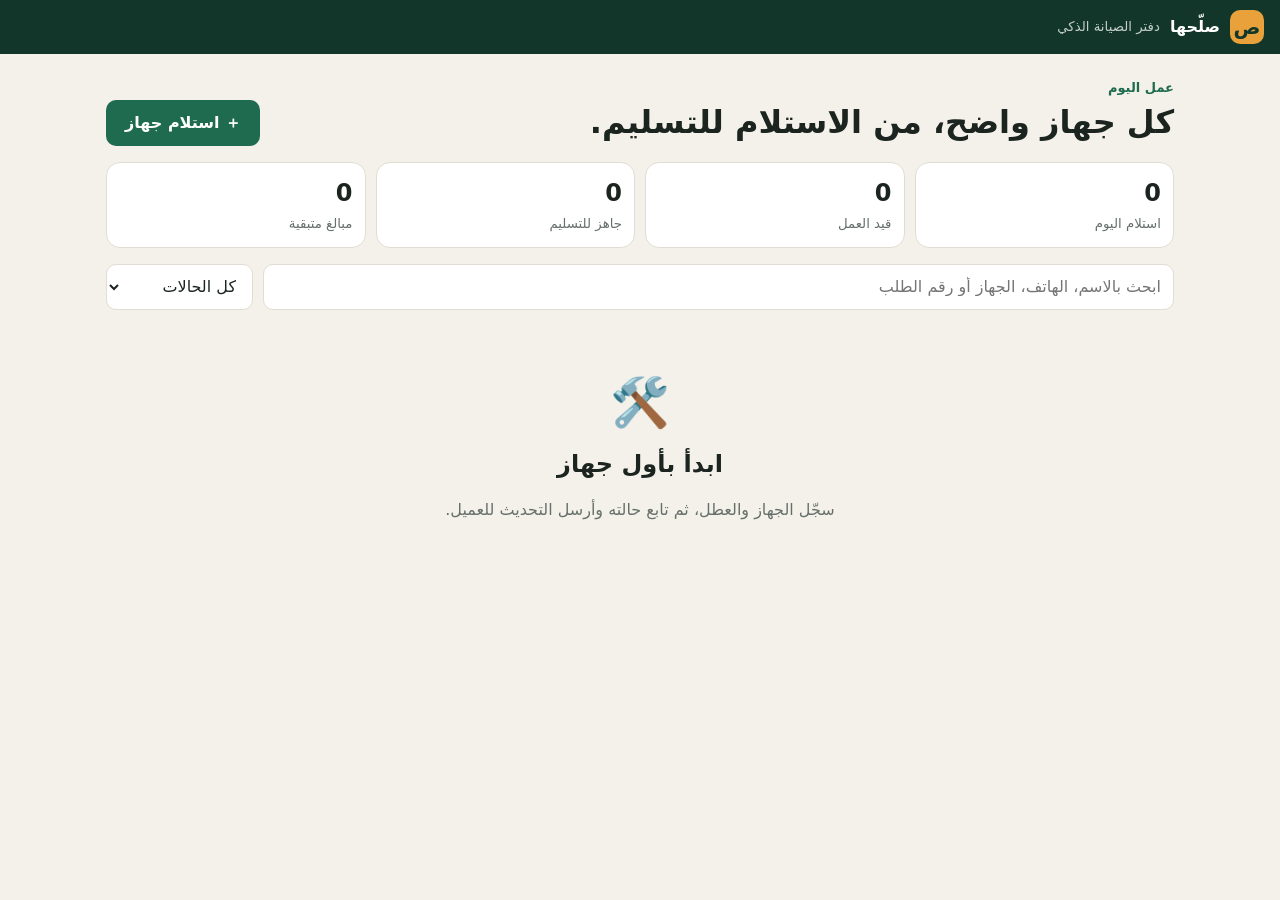
<file: salliha/www/index.html>
<!doctype html>
<html lang="ar" dir="rtl">
<head>
  <meta charset="utf-8">
  <meta name="viewport" content="width=device-width,initial-scale=1,viewport-fit=cover">
  <meta name="theme-color" content="#12372a">
  <meta name="description" content="إدارة طلبات صيانة الأجهزة للمحلات الصغيرة">
  <link rel="manifest" href="manifest.webmanifest">
  <link rel="icon" href="icon.svg" type="image/svg+xml">
  <link rel="stylesheet" href="app.css">
  <title>صلّحها</title>
</head>
<body>
  <header class="topbar">
    <div><span class="logo">ص</span><strong>صلّحها</strong><small>دفتر الصيانة الذكي</small></div>
    <button id="installBtn" class="ghost" hidden>تثبيت التطبيق</button>
  </header>

  <main>
    <section class="hero">
      <div><p class="eyebrow">عمل اليوم</p><h1>كل جهاز واضح، من الاستلام للتسليم.</h1></div>
      <button id="newJobBtn" class="primary">＋ استلام جهاز</button>
    </section>

    <section class="stats" aria-label="ملخص العمل">
      <article><span id="todayCount">0</span><small>استلام اليوم</small></article>
      <article><span id="activeCount">0</span><small>قيد العمل</small></article>
      <article><span id="readyCount">0</span><small>جاهز للتسليم</small></article>
      <article><span id="dueTotal">0</span><small>مبالغ متبقية</small></article>
    </section>

    <section class="toolbar">
      <input id="searchInput" type="search" placeholder="ابحث بالاسم، الهاتف، الجهاز أو رقم الطلب">
      <select id="statusFilter" aria-label="تصفية حسب الحالة">
        <option value="">كل الحالات</option>
        <option>تم الاستلام</option><option>قيد الفحص</option><option>انتظار الموافقة</option>
        <option>انتظار قطعة</option><option>قيد التصليح</option><option>جاهز</option><option>تم التسليم</option>
      </select>
    </section>

    <section id="jobs" class="jobs" aria-live="polite"></section>
    <section id="empty" class="empty"><div>🛠️</div><h2>ابدأ بأول جهاز</h2><p>سجّل الجهاز والعطل، ثم تابع حالته وأرسل التحديث للعميل.</p></section>
  </main>

  <dialog id="jobDialog">
    <form id="jobForm" method="dialog">
      <div class="dialog-head"><div><p class="eyebrow">بطاقة صيانة</p><h2 id="dialogTitle">استلام جهاز جديد</h2></div><button type="button" class="close" data-close>×</button></div>
      <input id="jobId" type="hidden">
      <div class="grid2">
        <label>اسم العميل<input id="customer" required maxlength="80" autocomplete="name"></label>
        <label>رقم الهاتف<input id="phone" required maxlength="24" inputmode="tel" autocomplete="tel" placeholder="٠٥٩... أو 059..."></label>
        <label>نوع الجهاز<input id="device" required maxlength="100" placeholder="مثال: Samsung A52"></label>
        <label>الرقم التسلسلي / IMEI<input id="serial" maxlength="80"></label>
      </div>
      <label>العطل كما وصفه العميل<textarea id="issue" required maxlength="600" rows="3"></textarea></label>
      <div class="grid3">
        <label>السعر المتوقع<input id="price" type="text" inputmode="decimal" value="0" placeholder="٠٫٠٠"></label>
        <label>المدفوع<input id="paid" type="text" inputmode="decimal" value="0" placeholder="٠٫٠٠"></label>
        <label>الحالة<select id="status"><option>تم الاستلام</option><option>قيد الفحص</option><option>انتظار الموافقة</option><option>انتظار قطعة</option><option>قيد التصليح</option><option>جاهز</option><option>تم التسليم</option></select></label>
      </div>
      <label>ملاحظات داخلية<textarea id="notes" maxlength="800" rows="2"></textarea></label>
      <div class="actions"><button type="button" class="ghost" data-close>إلغاء</button><button class="primary" value="save">حفظ الطلب</button></div>
    </form>
  </dialog>

  <template id="jobTemplate">
    <article class="job-card">
      <div class="job-top"><div><small class="job-number"></small><h3 class="job-device"></h3><p class="job-customer"></p></div><span class="status-pill"></span></div>
      <p class="job-issue"></p>
      <div class="money"><span>السعر <b class="job-price"></b></span><span>المتبقي <b class="job-due"></b></span></div>
      <div class="card-actions"><button data-action="edit">تعديل</button><button data-action="whatsapp">واتساب</button><button data-action="print">إيصال</button><button data-action="delete" class="danger">حذف</button></div>
    </article>
  </template>

  <script src="app.js"></script>
</body>
</html>
</file>
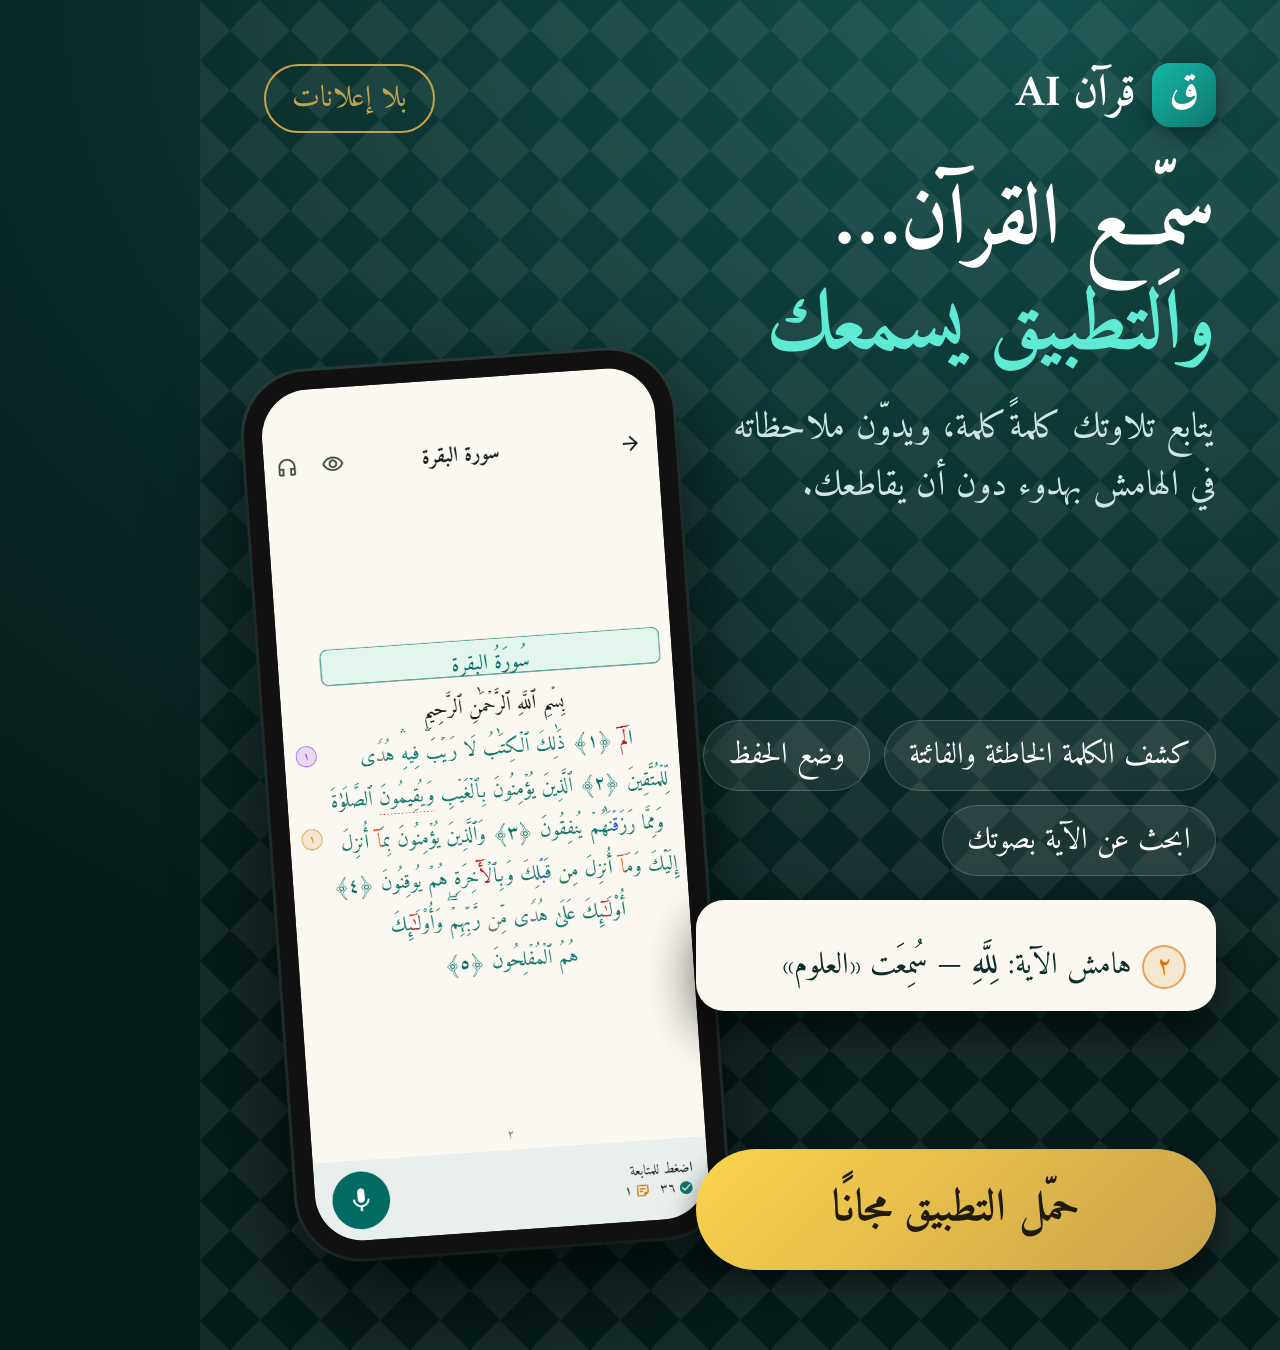
<file: docs/marketing/src/feed_margin.html>
<!doctype html><html lang="ar" dir="rtl"><head><meta charset="utf-8"><link rel="stylesheet" href="ad.css">
<style>
  :root { --w: 1080px; --h: 1350px; }
  h1 { position: absolute; top: 170px; right: 64px; left: 64px; font-size: 84px; }
  .sub { position: absolute; top: 400px; right: 64px; width: 500px; font-size: 36px; }
  .phone { width: 430px; left: 70px; top: 360px; transform: rotate(-4deg); }
  .chips { position: absolute; right: 64px; top: 720px; width: 540px; }
  .note { right: 64px; top: 900px; width: 520px; }
  .cta { right: 64px; bottom: 80px; width: 520px; font-size: 44px; padding: 22px 0; }
</style></head><body>
<div class="pattern"></div>
<div class="brand"><div class="logo">ق</div>قرآن AI</div>
<div class="badge-free">بلا إعلانات</div>
<h1>سمِّع القرآن…<br><span class="hl">والتطبيق يسمعك</span></h1>
<p class="sub">يتابع تلاوتك كلمةً كلمة، ويدوّن ملاحظاته في الهامش بهدوء دون أن يقاطعك.</p>
<div class="phone"><img src="../../screenshots/margin.png"></div>
<div class="chips"><span class="chip">كشف الكلمة الخاطئة والفائتة</span><span class="chip">وضع الحفظ</span><span class="chip">ابحث عن الآية بصوتك</span></div>
<div class="note"><span class="dot amber">٢</span>هامش الآية: <b>لِلَّهِ</b> — سُمِعَت «العلوم»</div>
<div class="cta">حمّل التطبيق مجانًا</div>
</body></html>
</file>
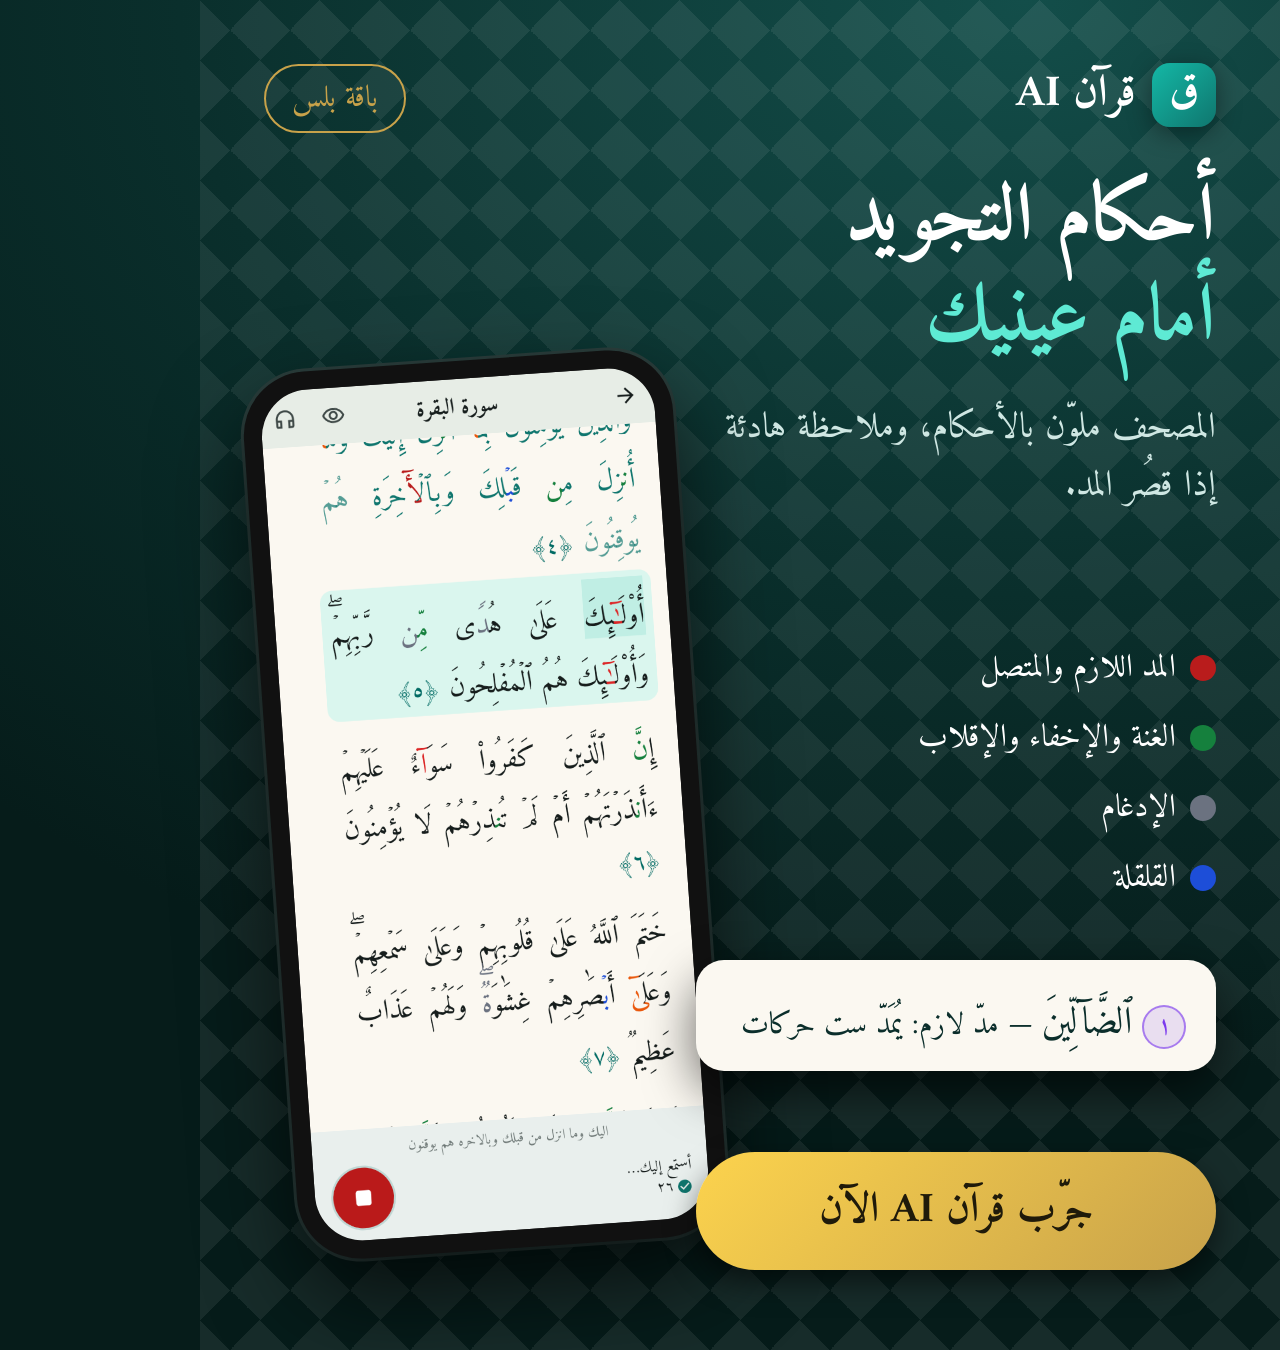
<file: docs/marketing/src/feed_tajweed.html>
<!doctype html><html lang="ar" dir="rtl"><head><meta charset="utf-8"><link rel="stylesheet" href="ad.css">
<style>
  :root { --w: 1080px; --h: 1350px; }
  h1 { position: absolute; top: 170px; right: 64px; left: 64px; font-size: 80px; }
  .sub { position: absolute; top: 400px; right: 64px; width: 500px; font-size: 36px; }
  .phone { width: 430px; left: 70px; top: 360px; transform: rotate(-4deg); }
  .legend { position: absolute; right: 64px; top: 640px; width: 540px; display: grid; gap: 14px; font-size: 32px; }
  .legend span { display: flex; align-items: center; gap: 14px; }
  .legend i { width: 26px; height: 26px; border-radius: 50%; display: inline-block; }
  .note { right: 64px; top: 960px; width: 520px; }
  .cta { right: 64px; bottom: 80px; width: 520px; font-size: 42px; padding: 22px 0; }
</style></head><body>
<div class="pattern"></div>
<div class="brand"><div class="logo">ق</div>قرآن AI</div>
<div class="badge-free">باقة بلس</div>
<h1>أحكام التجويد<br><span class="hl">أمام عينيك</span></h1>
<p class="sub">المصحف ملوّن بالأحكام، وملاحظة هادئة إذا قصُر المد.</p>
<div class="phone"><img src="../../screenshots/tajweed.png"></div>
<div class="legend">
  <span><i style="background:#b91c1c"></i>المد اللازم والمتصل</span>
  <span><i style="background:#15803d"></i>الغنة والإخفاء والإقلاب</span>
  <span><i style="background:#6b7280"></i>الإدغام</span>
  <span><i style="background:#1d4ed8"></i>القلقلة</span>
</div>
<div class="note"><span class="dot violet">١</span><b>ٱلضَّآلِّينَ</b> — مدّ لازم: يُمَدّ ست حركات</div>
<div class="cta">جرّب قرآن AI الآن</div>
</body></html>
</file>
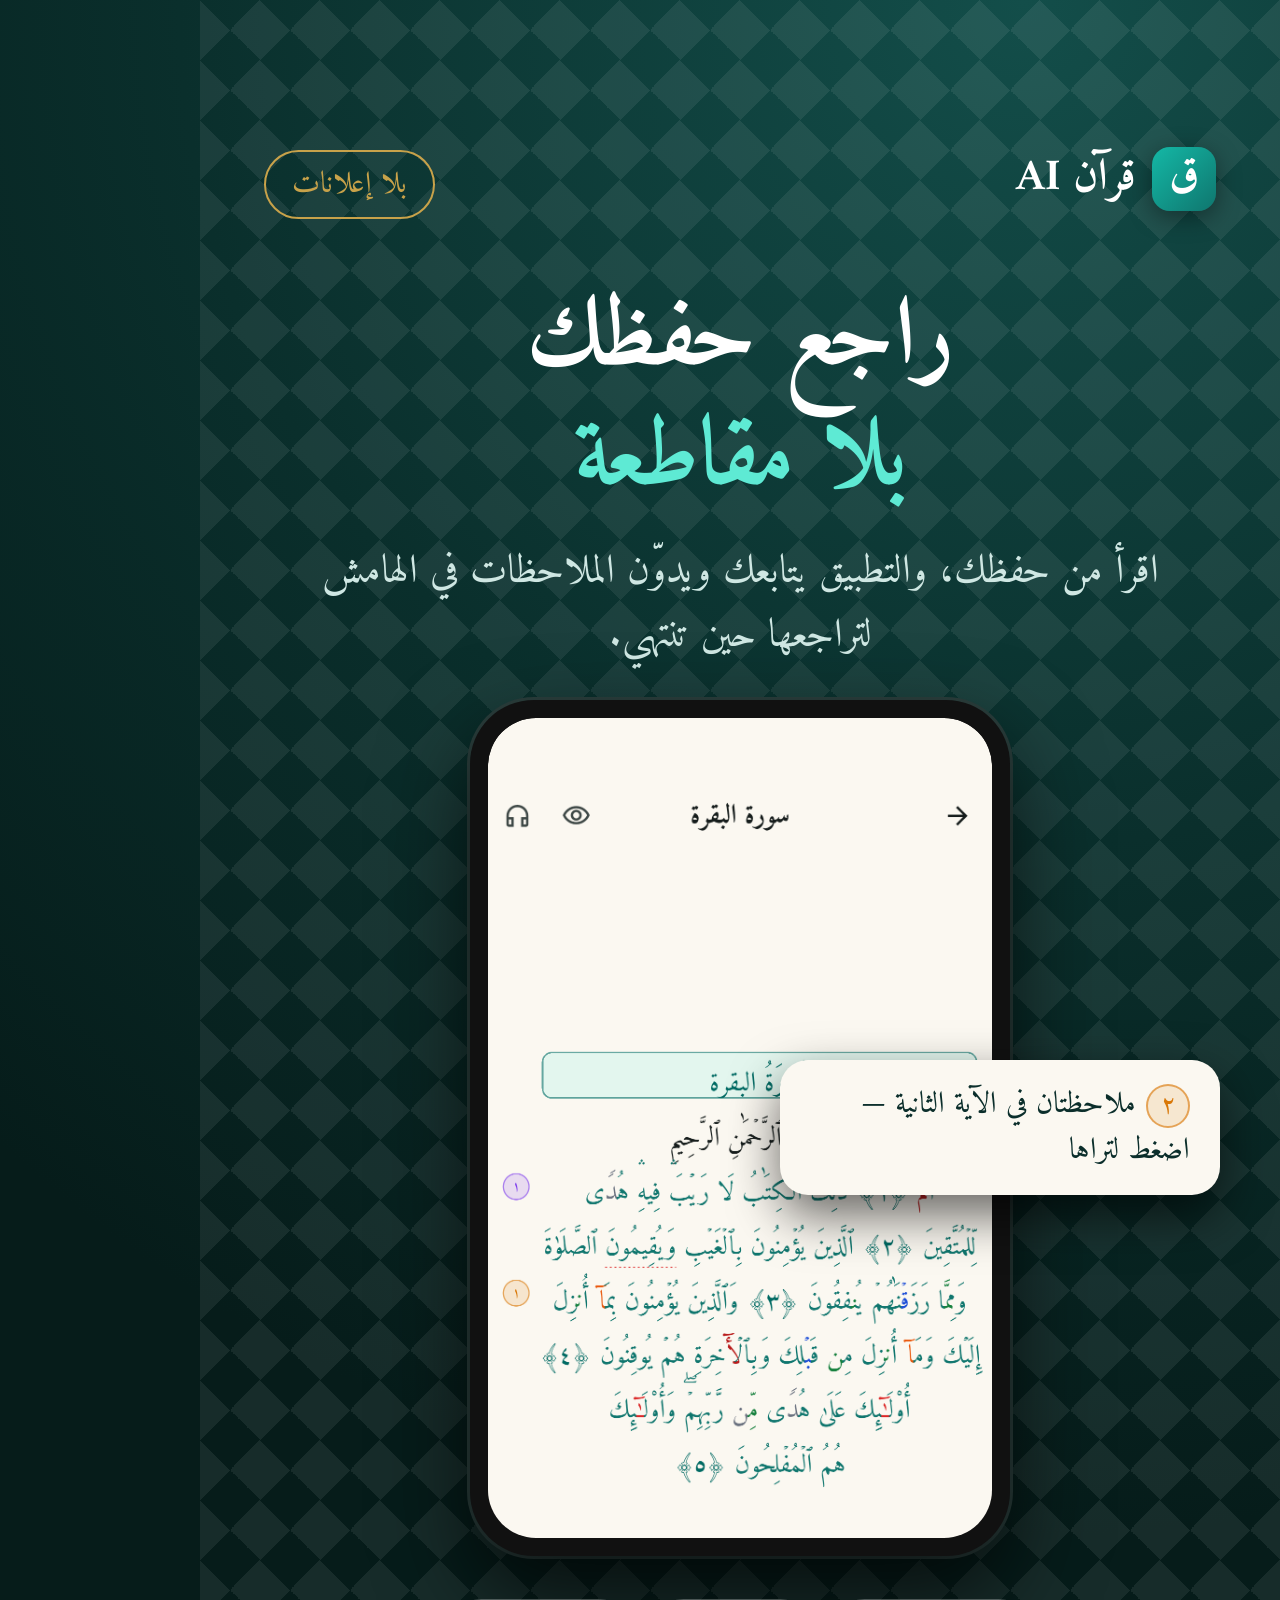
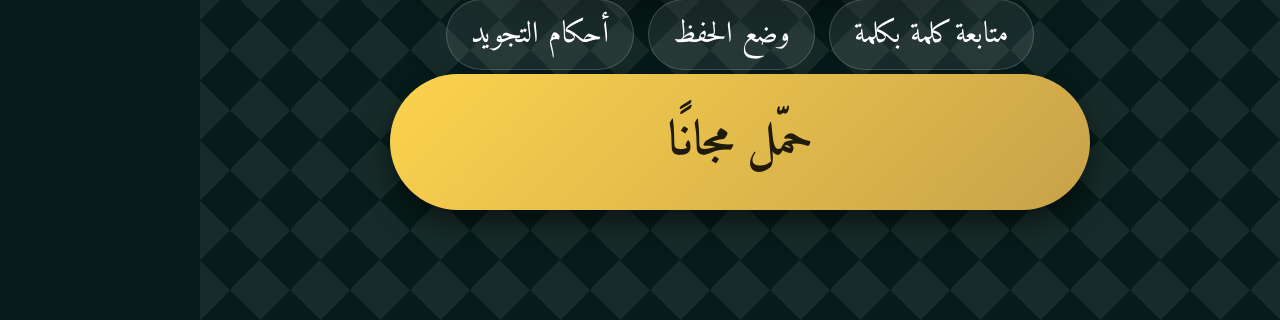
<file: docs/marketing/src/story.html>
<!doctype html><html lang="ar" dir="rtl"><head><meta charset="utf-8"><link rel="stylesheet" href="ad.css">
<style>
  :root { --w: 1080px; --h: 1920px; }
  .brand { top: 140px; }
  .badge-free { top: 150px; }
  h1 { position: absolute; top: 280px; right: 70px; left: 70px; font-size: 96px; text-align: center; }
  .sub { position: absolute; top: 540px; right: 120px; left: 120px; font-size: 40px; text-align: center; }
  .phone { width: 540px; left: 270px; top: 700px; }
  .phone .screen { height: 820px; }
  .note { right: 60px; top: 1060px; width: 440px; font-size: 30px; }
  .chips { position: absolute; right: 70px; left: 70px; bottom: 250px; justify-content: center; }
  .cta { right: 190px; left: 190px; bottom: 110px; font-size: 48px; padding: 26px 0; }
</style></head><body>
<div class="pattern"></div>
<div class="brand"><div class="logo">ق</div>قرآن AI</div>
<div class="badge-free">بلا إعلانات</div>
<h1>راجع حفظك<br><span class="hl">بلا مقاطعة</span></h1>
<p class="sub">اقرأ من حفظك، والتطبيق يتابعك ويدوّن الملاحظات في الهامش لتراجعها حين تنتهي.</p>
<div class="phone"><div class="screen"><img src="../../screenshots/margin.png"></div></div>
<div class="note"><span class="dot amber">٢</span>ملاحظتان في الآية الثانية — اضغط لتراها</div>
<div class="chips"><span class="chip">متابعة كلمة بكلمة</span><span class="chip">وضع الحفظ</span><span class="chip">أحكام التجويد</span></div>
<div class="cta">حمّل مجانًا</div>
</body></html>
</file>
<file: salliha/www/app.css>
:root {
  --bg: #f4f1ea; --card: #fff; --ink: #1c2420; --muted: #66706a; --line: #e2ddd2;
  --brand: #12372a; --brand2: #1f6b4f; --accent: #e9a23b; --danger: #b3261e;
  color-scheme: light;
}
@media (prefers-color-scheme: dark) {
  :root { --bg: #0f1613; --card: #18211d; --ink: #e8ece9; --muted: #9aa59f; --line: #2a3530; --brand: #12372a; --brand2: #3fa37a; color-scheme: dark; }
}
* { box-sizing: border-box; }
body {
  margin: 0; background: var(--bg); color: var(--ink);
  font-family: "Segoe UI", Tahoma, "Noto Sans Arabic", system-ui, sans-serif; line-height: 1.5;
  padding-bottom: env(safe-area-inset-bottom);
}
button, input, select, textarea { font: inherit; color: inherit; }
button { cursor: pointer; border-radius: 10px; border: 1px solid var(--line); background: var(--card); padding: 8px 14px; }
.primary { background: var(--brand2); color: #fff; border-color: transparent; font-weight: 700; padding: 10px 18px; }
.ghost { background: transparent; }
.danger { color: var(--danger); }

.topbar {
  position: sticky; top: 0; z-index: 5; display: flex; justify-content: space-between; align-items: center;
  padding: calc(10px + env(safe-area-inset-top)) 16px 10px; background: var(--brand); color: #fff;
}
.topbar > div { display: flex; align-items: center; gap: 10px; }
.topbar small { opacity: .75; }
.topbar .ghost { color: #fff; border-color: #ffffff55; }
.logo { display: grid; place-items: center; width: 34px; height: 34px; border-radius: 10px; background: var(--accent); color: var(--brand); font-weight: 900; font-size: 20px; }

main { max-width: 1100px; margin: 0 auto; padding: 16px; }
.hero { display: flex; justify-content: space-between; align-items: end; gap: 16px; flex-wrap: wrap; margin: 8px 0 16px; }
.hero h1 { margin: 0; font-size: clamp(22px, 4vw, 32px); }
.eyebrow { margin: 0; color: var(--brand2); font-weight: 700; font-size: 13px; }

.stats { display: grid; grid-template-columns: repeat(4, 1fr); gap: 10px; margin-bottom: 16px; }
.stats article { background: var(--card); border: 1px solid var(--line); border-radius: 14px; padding: 12px; }
.stats span { display: block; font-size: 24px; font-weight: 800; }
.stats small { color: var(--muted); }

.toolbar { display: flex; gap: 10px; margin-bottom: 16px; }
.toolbar input { flex: 1; min-width: 0; }
input, select, textarea { width: 100%; padding: 10px 12px; border: 1px solid var(--line); border-radius: 10px; background: var(--card); }
select { width: auto; }
dialog select { width: 100%; }

.jobs { display: grid; grid-template-columns: repeat(auto-fill, minmax(300px, 1fr)); gap: 12px; }
.job-card { background: var(--card); border: 1px solid var(--line); border-radius: 16px; padding: 14px; display: flex; flex-direction: column; gap: 8px; }
.job-top { display: flex; justify-content: space-between; gap: 8px; align-items: start; }
.job-top h3 { margin: 0; font-size: 17px; }
.job-top p, .job-number { margin: 0; color: var(--muted); }
.job-issue { margin: 0; white-space: pre-wrap; }
.money { display: flex; justify-content: space-between; color: var(--muted); }
.money b { color: var(--ink); }
.card-actions { display: flex; flex-wrap: wrap; gap: 6px; }
.card-actions button { flex: 1; padding: 6px 8px; font-size: 14px; }
.status-pill { white-space: nowrap; font-size: 12px; font-weight: 700; padding: 4px 10px; border-radius: 99px; background: #e8e3d8; color: #3d4540; }
.s-check { background: #dde9f7; color: #1d4f86; }
.s-wait { background: #fbeccf; color: #8a5800; }
.s-work { background: #ebe0f7; color: #5b2f8c; }
.s-ready { background: #d6f2e3; color: #11643e; }
.s-done { background: #e4e4e4; color: #555; }

.empty { text-align: center; padding: 40px 16px; color: var(--muted); }
.empty div { font-size: 48px; }
.empty h2 { color: var(--ink); margin: 8px 0 4px; }
.no-results { color: var(--muted); text-align: center; grid-column: 1 / -1; }
[hidden] { display: none !important; }

dialog { width: min(640px, calc(100vw - 24px)); max-height: calc(100vh - 24px); border: 0; border-radius: 18px; padding: 0; background: var(--card); color: var(--ink); }
dialog::backdrop { background: #0008; }
dialog form { padding: 18px; display: flex; flex-direction: column; gap: 12px; }
.dialog-head { display: flex; justify-content: space-between; align-items: start; }
.dialog-head h2 { margin: 0; }
.close { font-size: 22px; line-height: 1; padding: 4px 12px; }
label { display: flex; flex-direction: column; gap: 4px; font-size: 14px; color: var(--muted); }
label > * { color: var(--ink); }
.grid2 { display: grid; grid-template-columns: 1fr 1fr; gap: 12px; }
.grid3 { display: grid; grid-template-columns: 1fr 1fr 1fr; gap: 12px; }
.actions { display: flex; justify-content: flex-end; gap: 8px; }

@media (max-width: 640px) {
  .stats { grid-template-columns: repeat(2, 1fr); }
  .grid2, .grid3 { grid-template-columns: 1fr; }
  .toolbar { flex-direction: column; }
  select { width: 100%; }
  .topbar small { display: none; }
}
</file>
<file: docs/marketing/src/ad.css>
@font-face { font-family: Amiri; src: url(../../../app/assets/fonts/Amiri-Regular.ttf); }
@font-face { font-family: Amiri; font-weight: 700; src: url(../../../app/assets/fonts/Amiri-Bold.ttf); }
@font-face { font-family: AmiriQuran; src: url(../../../app/assets/fonts/AmiriQuran.ttf); }
:root {
  --ink: #0b2e2b; --teal: #0f766e; --teal-dark: #0a4f4a; --sand: #fbf8f1; --gold: #c8a24a;
  --amber: #d97706; --violet: #7c3aed;
}
* { box-sizing: border-box; margin: 0; padding: 0; }
body { width: var(--w); height: var(--h); overflow: hidden; font-family: Amiri, serif; direction: rtl;
  background: radial-gradient(120% 80% at 80% 0%, #134e4a 0%, #0a2f2c 55%, #061c1a 100%); color: #fff; position: relative; }
.pattern { position: absolute; inset: 0; opacity: .07;
  background-image: repeating-conic-gradient(from 45deg, #fff 0 25%, transparent 0 50%); background-size: 60px 60px; }
.brand { position: absolute; top: 56px; right: 64px; display: flex; align-items: center; gap: 16px; font-size: 44px; font-weight: 700; }
.brand .logo { width: 64px; height: 64px; border-radius: 18px; background: linear-gradient(135deg, #14b8a6, #0f766e);
  font-family: Amiri; font-weight: 700; font-size: 44px; line-height: 58px; text-align: center; box-shadow: 0 6px 24px #0006; }
.badge-free { position: absolute; top: 64px; left: 64px; border: 2px solid var(--gold); color: var(--gold);
  border-radius: 999px; padding: 6px 26px; font-size: 30px; }
h1 { font-weight: 700; line-height: 1.25; }
h1 .hl { color: #5eead4; }
.sub { color: #cfe7e3; line-height: 1.6; }
.phone { position: absolute; border-radius: 64px; background: #111; padding: 18px; box-shadow: 0 40px 90px #000a, 0 0 0 3px #2b3f3d; }
.phone img { display: block; width: 100%; border-radius: 48px; }
.phone .screen { overflow: hidden; border-radius: 48px; }
.chips { display: flex; flex-wrap: wrap; gap: 14px; }
.chip { background: #ffffff14; border: 1px solid #ffffff30; border-radius: 999px; padding: 8px 24px; font-size: 30px; }
.cta { position: absolute; background: linear-gradient(135deg, #fcd34d, var(--gold)); color: #1f1a0a; font-weight: 700;
  border-radius: 999px; text-align: center; box-shadow: 0 12px 30px #0008; }
.note { position: absolute; background: var(--sand); color: var(--ink); border-radius: 28px; padding: 22px 30px;
  box-shadow: 0 20px 50px #0009; font-size: 30px; line-height: 1.5; }
.note b { font-family: AmiriQuran; font-size: 38px; font-weight: 400; }
.dot { display: inline-grid; place-items: center; width: 44px; height: 44px; border-radius: 50%; font-size: 26px;
  vertical-align: middle; margin-left: 10px; }
.dot.amber { color: var(--amber); background: #d9770622; border: 2px solid #d9770699; }
.dot.violet { color: var(--violet); background: #7c3aed22; border: 2px solid #7c3aed99; }
</file>
